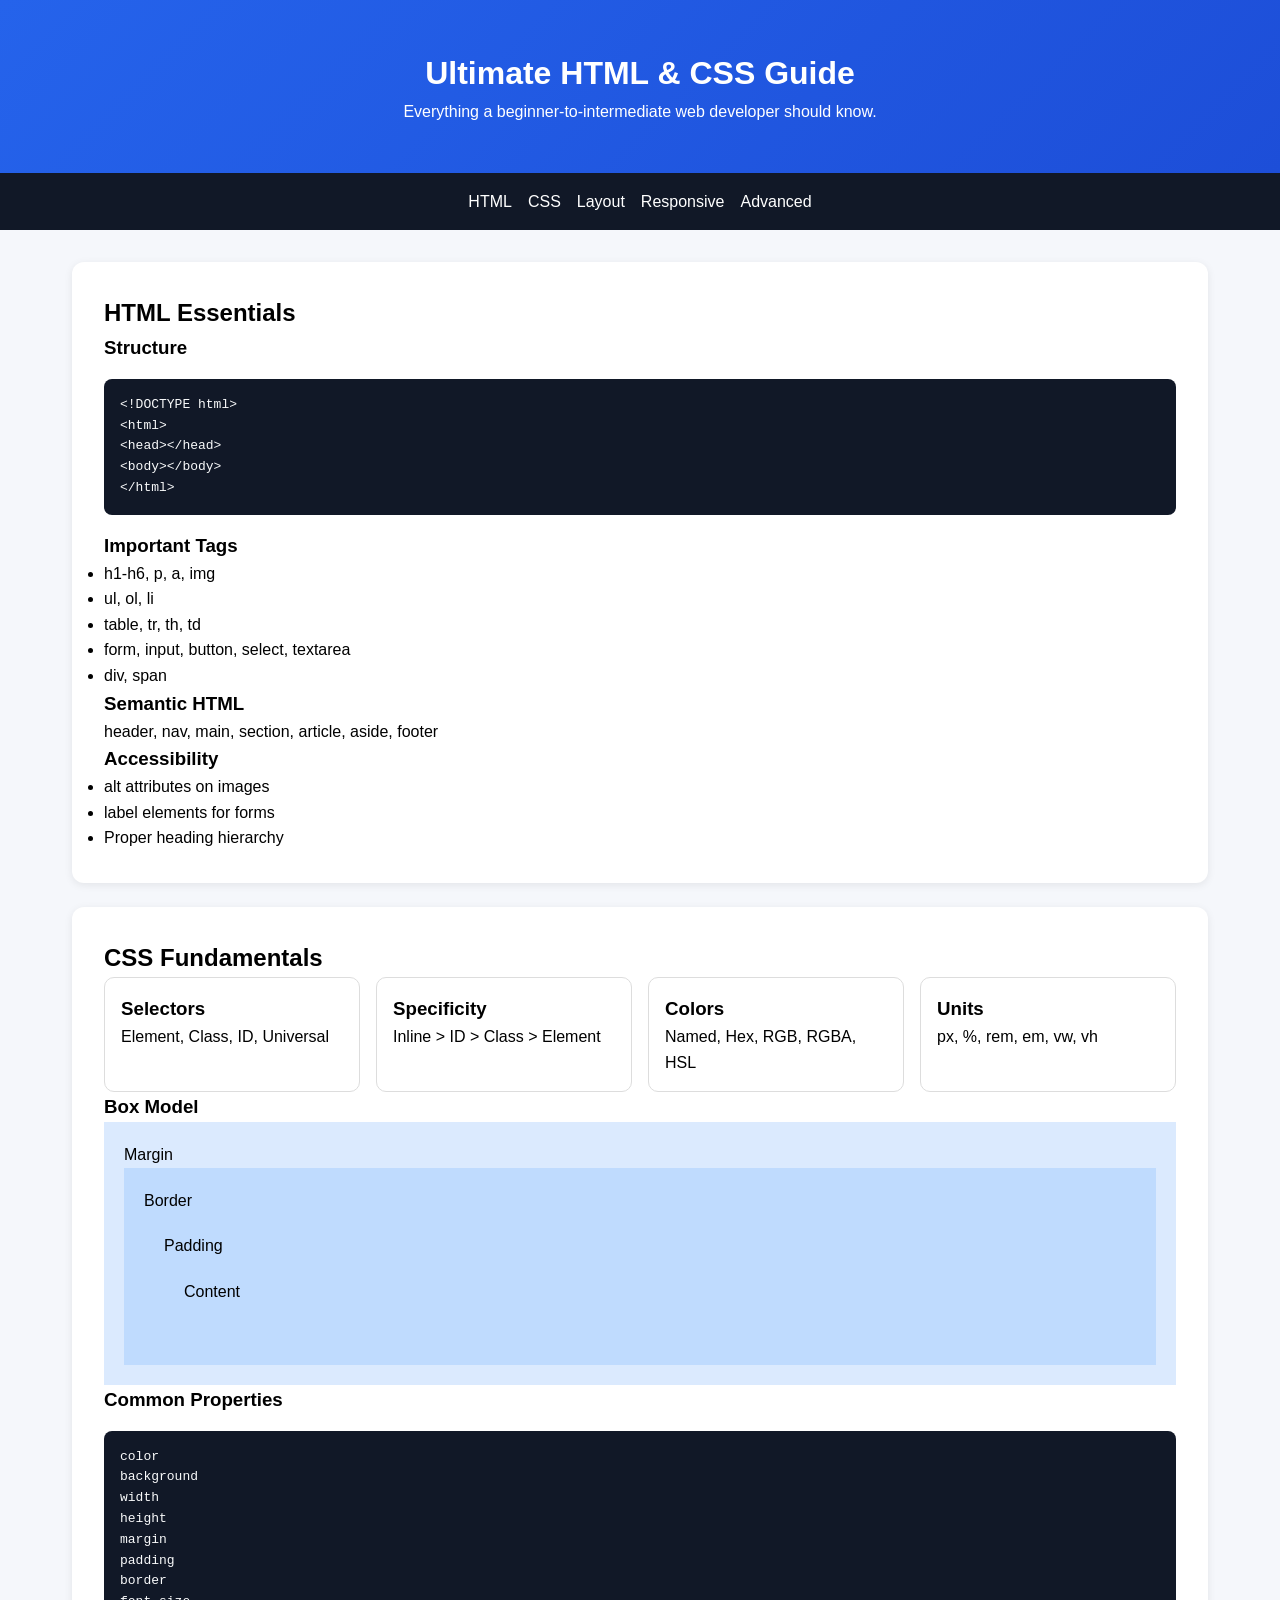
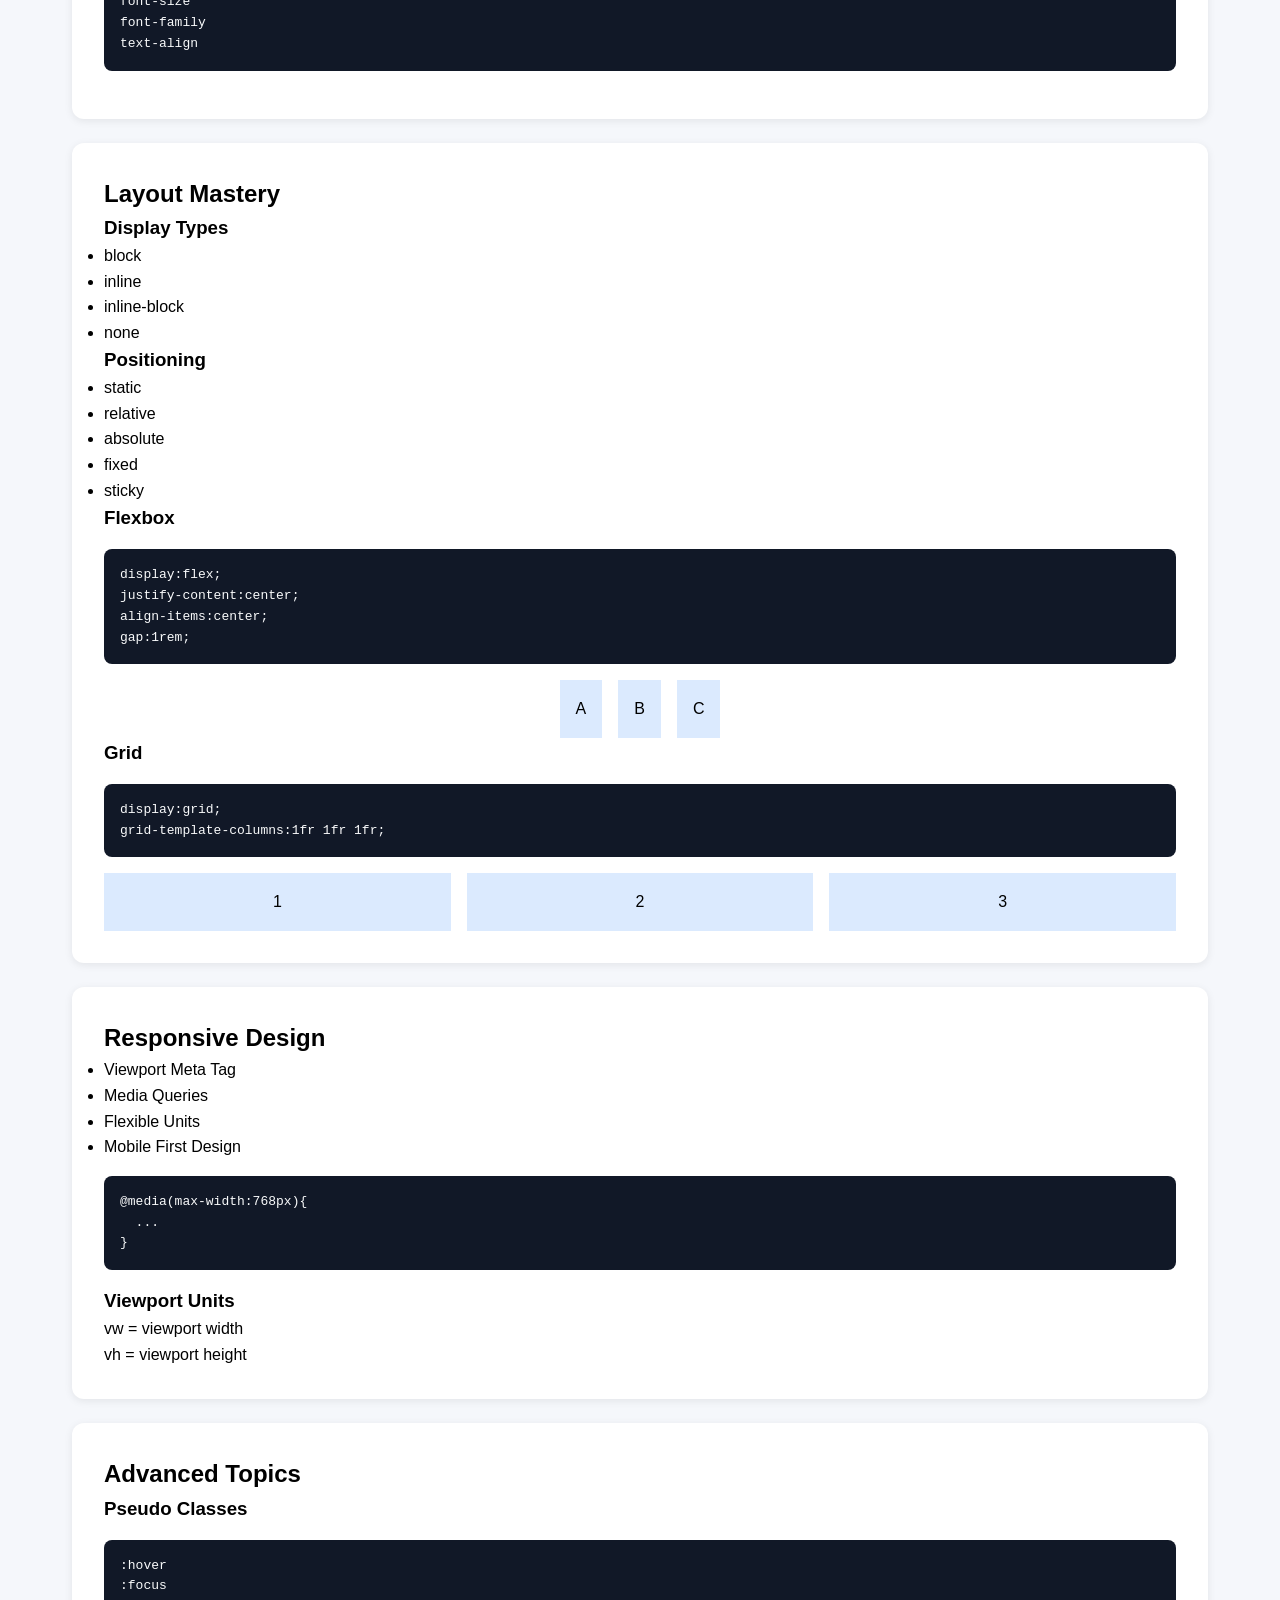
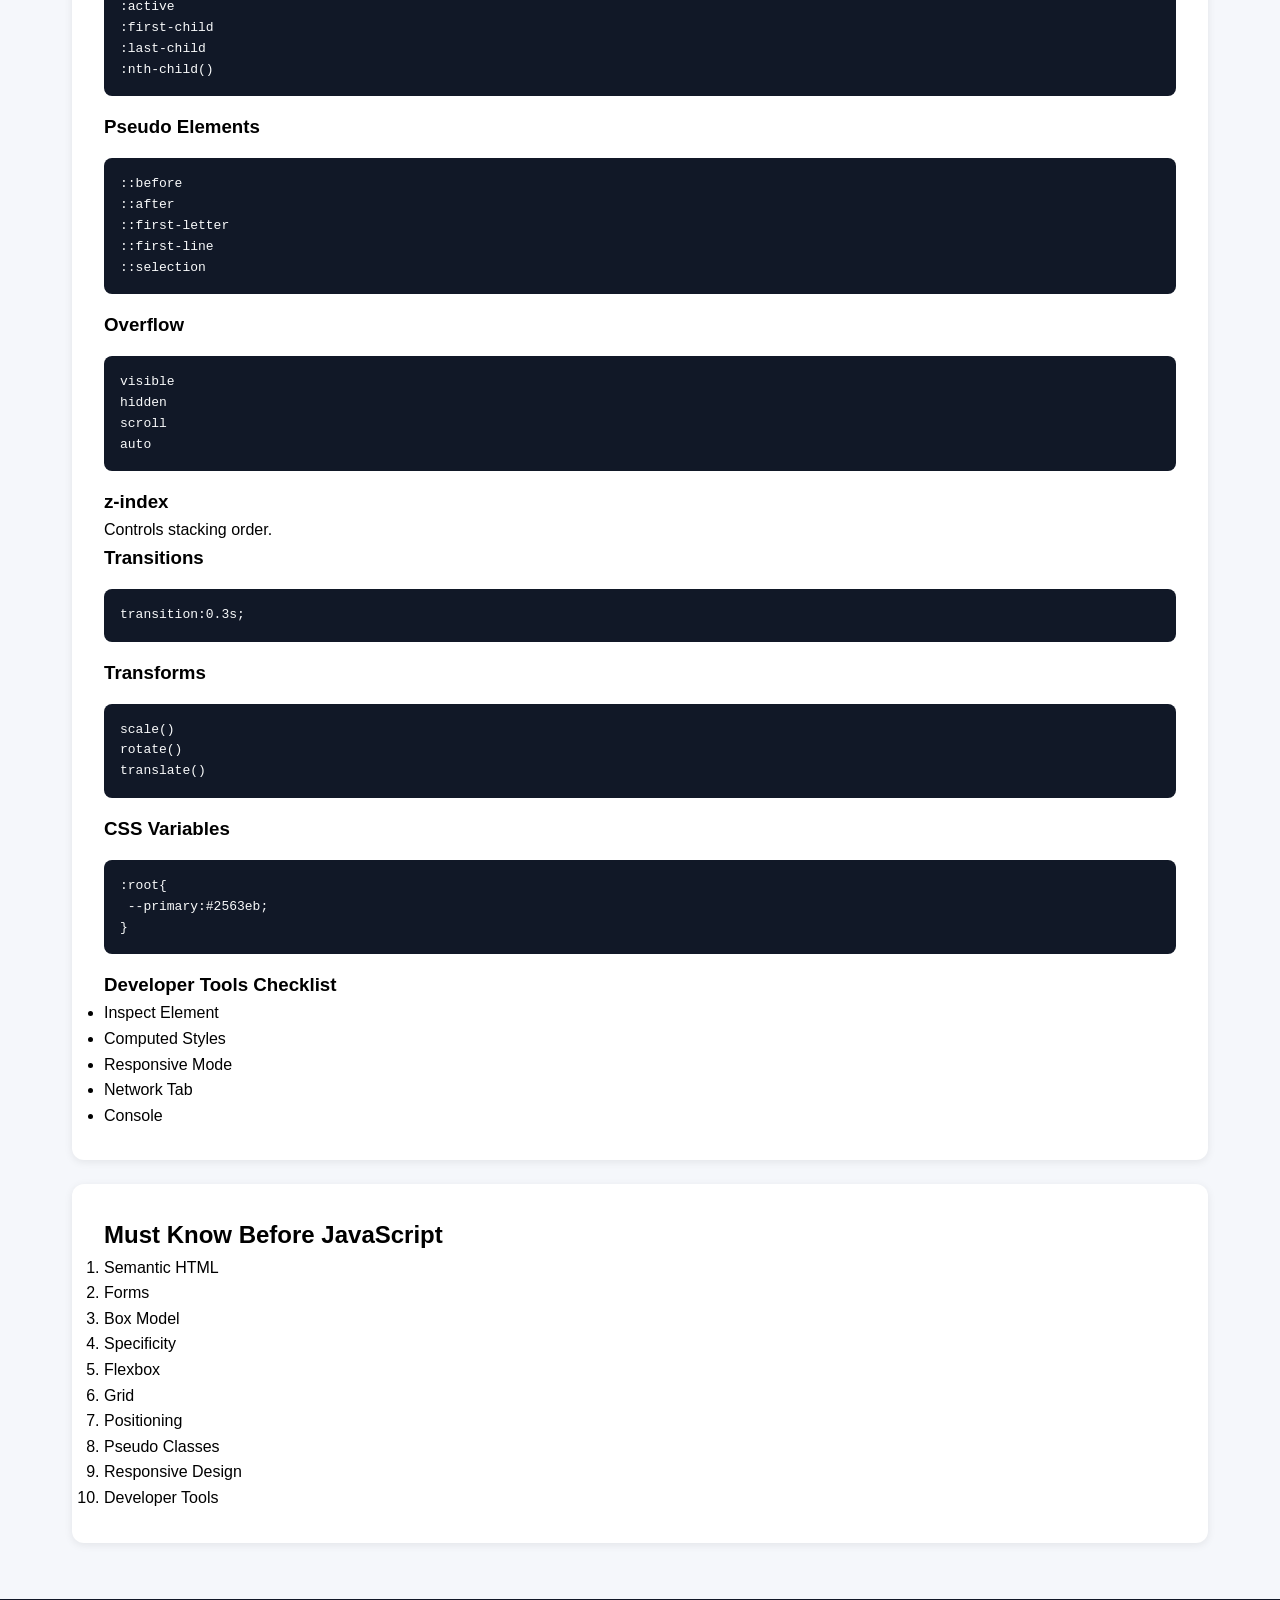
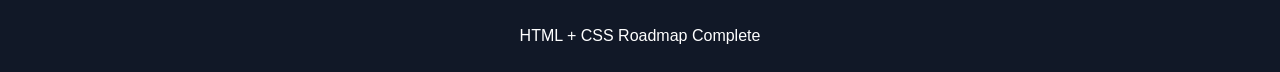
<file: index.html>
<!DOCTYPE html>
<html lang="en">
<head>
<meta charset="UTF-8">
<meta name="viewport" content="width=device-width, initial-scale=1.0">
<title>Ultimate HTML & CSS Guide</title>
<link rel="stylesheet" href="style.css">
</head>
<body>
<header class="hero">
<h1>Ultimate HTML & CSS Guide</h1>
<p>Everything a beginner-to-intermediate web developer should know.</p>
</header>

<nav>
<a href="#html">HTML</a>
<a href="#css">CSS</a>
<a href="#layout">Layout</a>
<a href="#responsive">Responsive</a>
<a href="#advanced">Advanced</a>
</nav>

<main>
<section id="html">
<h2>HTML Essentials</h2>
<h3>Structure</h3>
<pre>&lt;!DOCTYPE html&gt;
&lt;html&gt;
&lt;head&gt;&lt;/head&gt;
&lt;body&gt;&lt;/body&gt;
&lt;/html&gt;</pre>

<h3>Important Tags</h3>
<ul>
<li>h1-h6, p, a, img</li>
<li>ul, ol, li</li>
<li>table, tr, th, td</li>
<li>form, input, button, select, textarea</li>
<li>div, span</li>
</ul>

<h3>Semantic HTML</h3>
<p>header, nav, main, section, article, aside, footer</p>

<h3>Accessibility</h3>
<ul>
<li>alt attributes on images</li>
<li>label elements for forms</li>
<li>Proper heading hierarchy</li>
</ul>
</section>

<section id="css">
<h2>CSS Fundamentals</h2>

<div class="grid">
<div class="card">
<h3>Selectors</h3>
<p>Element, Class, ID, Universal</p>
</div>

<div class="card">
<h3>Specificity</h3>
<p>Inline > ID > Class > Element</p>
</div>

<div class="card">
<h3>Colors</h3>
<p>Named, Hex, RGB, RGBA, HSL</p>
</div>

<div class="card">
<h3>Units</h3>
<p>px, %, rem, em, vw, vh</p>
</div>
</div>

<h3>Box Model</h3>
<div class="box-model">
Margin
<div>
Border
<div>
Padding
<div>Content</div>
</div>
</div>
</div>

<h3>Common Properties</h3>
<pre>
color
background
width
height
margin
padding
border
font-size
font-family
text-align
</pre>
</section>

<section id="layout">
<h2>Layout Mastery</h2>

<h3>Display Types</h3>
<ul>
<li>block</li>
<li>inline</li>
<li>inline-block</li>
<li>none</li>
</ul>

<h3>Positioning</h3>
<ul>
<li>static</li>
<li>relative</li>
<li>absolute</li>
<li>fixed</li>
<li>sticky</li>
</ul>

<h3>Flexbox</h3>
<pre>
display:flex;
justify-content:center;
align-items:center;
gap:1rem;
</pre>

<div class="demo-flex">
<div>A</div>
<div>B</div>
<div>C</div>
</div>

<h3>Grid</h3>
<pre>
display:grid;
grid-template-columns:1fr 1fr 1fr;
</pre>

<div class="demo-grid">
<div>1</div>
<div>2</div>
<div>3</div>
</div>
</section>

<section id="responsive">
<h2>Responsive Design</h2>

<ul>
<li>Viewport Meta Tag</li>
<li>Media Queries</li>
<li>Flexible Units</li>
<li>Mobile First Design</li>
</ul>

<pre>
@media(max-width:768px){
  ...
}
</pre>

<h3>Viewport Units</h3>
<p>vw = viewport width</p>
<p>vh = viewport height</p>
</section>

<section id="advanced">
<h2>Advanced Topics</h2>

<h3>Pseudo Classes</h3>
<pre>
:hover
:focus
:active
:first-child
:last-child
:nth-child()
</pre>

<h3>Pseudo Elements</h3>
<pre>
::before
::after
::first-letter
::first-line
::selection
</pre>

<h3>Overflow</h3>
<pre>
visible
hidden
scroll
auto
</pre>

<h3>z-index</h3>
<p>Controls stacking order.</p>

<h3>Transitions</h3>
<pre>
transition:0.3s;
</pre>

<h3>Transforms</h3>
<pre>
scale()
rotate()
translate()
</pre>

<h3>CSS Variables</h3>
<pre>
:root{
 --primary:#2563eb;
}
</pre>

<h3>Developer Tools Checklist</h3>
<ul>
<li>Inspect Element</li>
<li>Computed Styles</li>
<li>Responsive Mode</li>
<li>Network Tab</li>
<li>Console</li>
</ul>
</section>

<section>
<h2>Must Know Before JavaScript</h2>
<ol>
<li>Semantic HTML</li>
<li>Forms</li>
<li>Box Model</li>
<li>Specificity</li>
<li>Flexbox</li>
<li>Grid</li>
<li>Positioning</li>
<li>Pseudo Classes</li>
<li>Responsive Design</li>
<li>Developer Tools</li>
</ol>
</section>
</main>

<footer>
<p>HTML + CSS Roadmap Complete</p>
</footer>
</body>
</html>
</file>
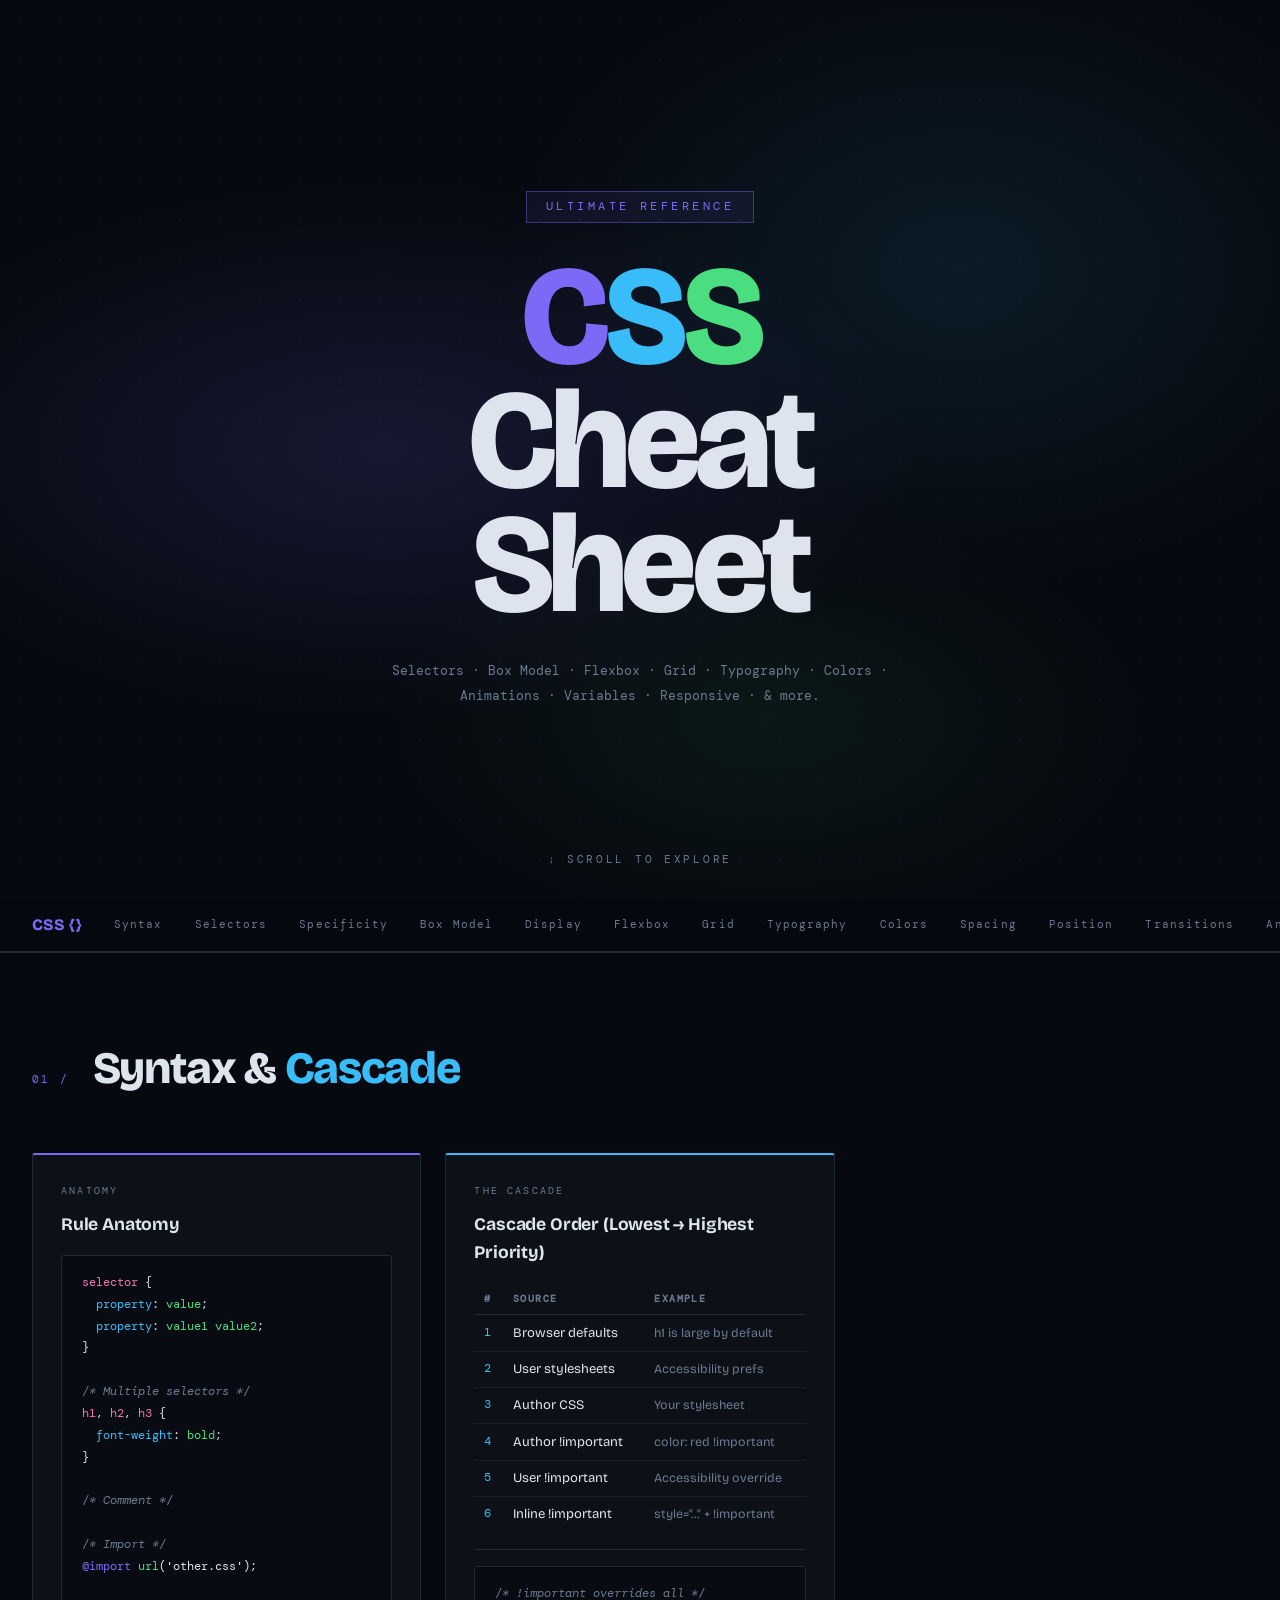
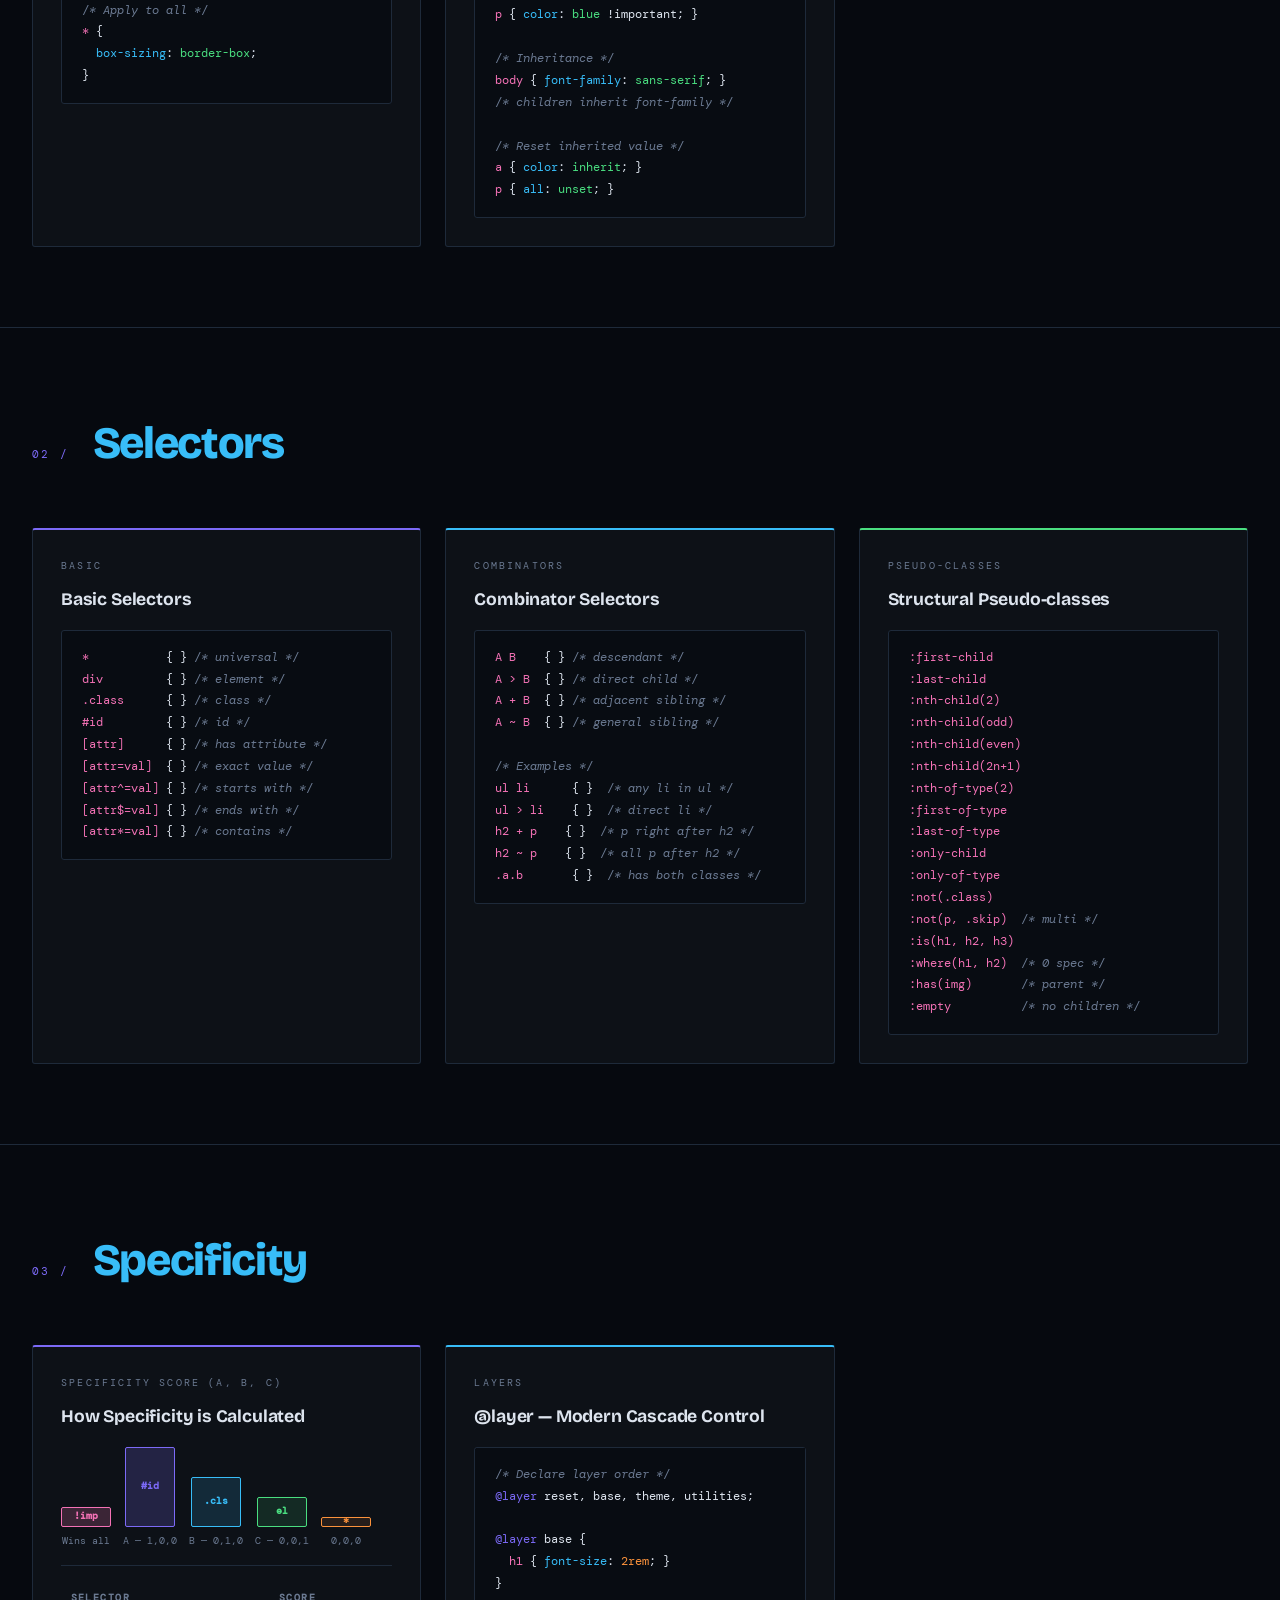
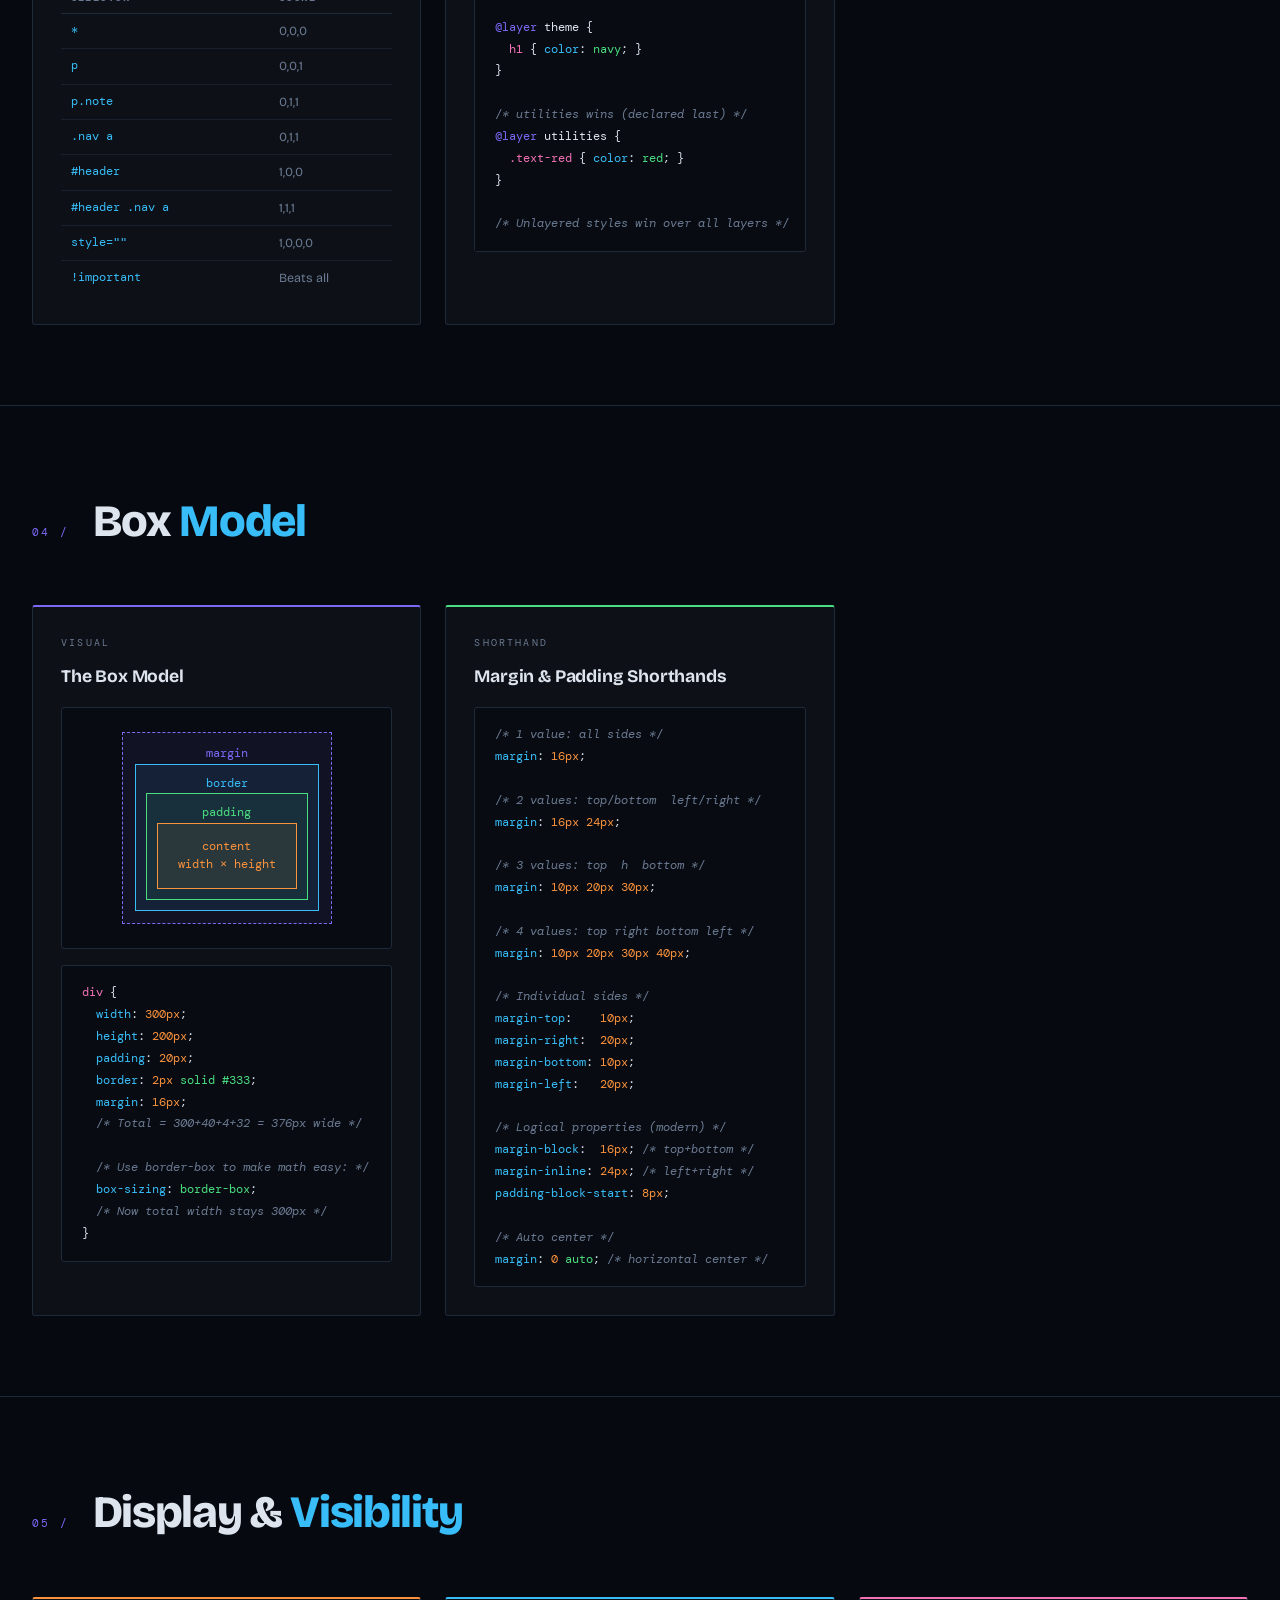
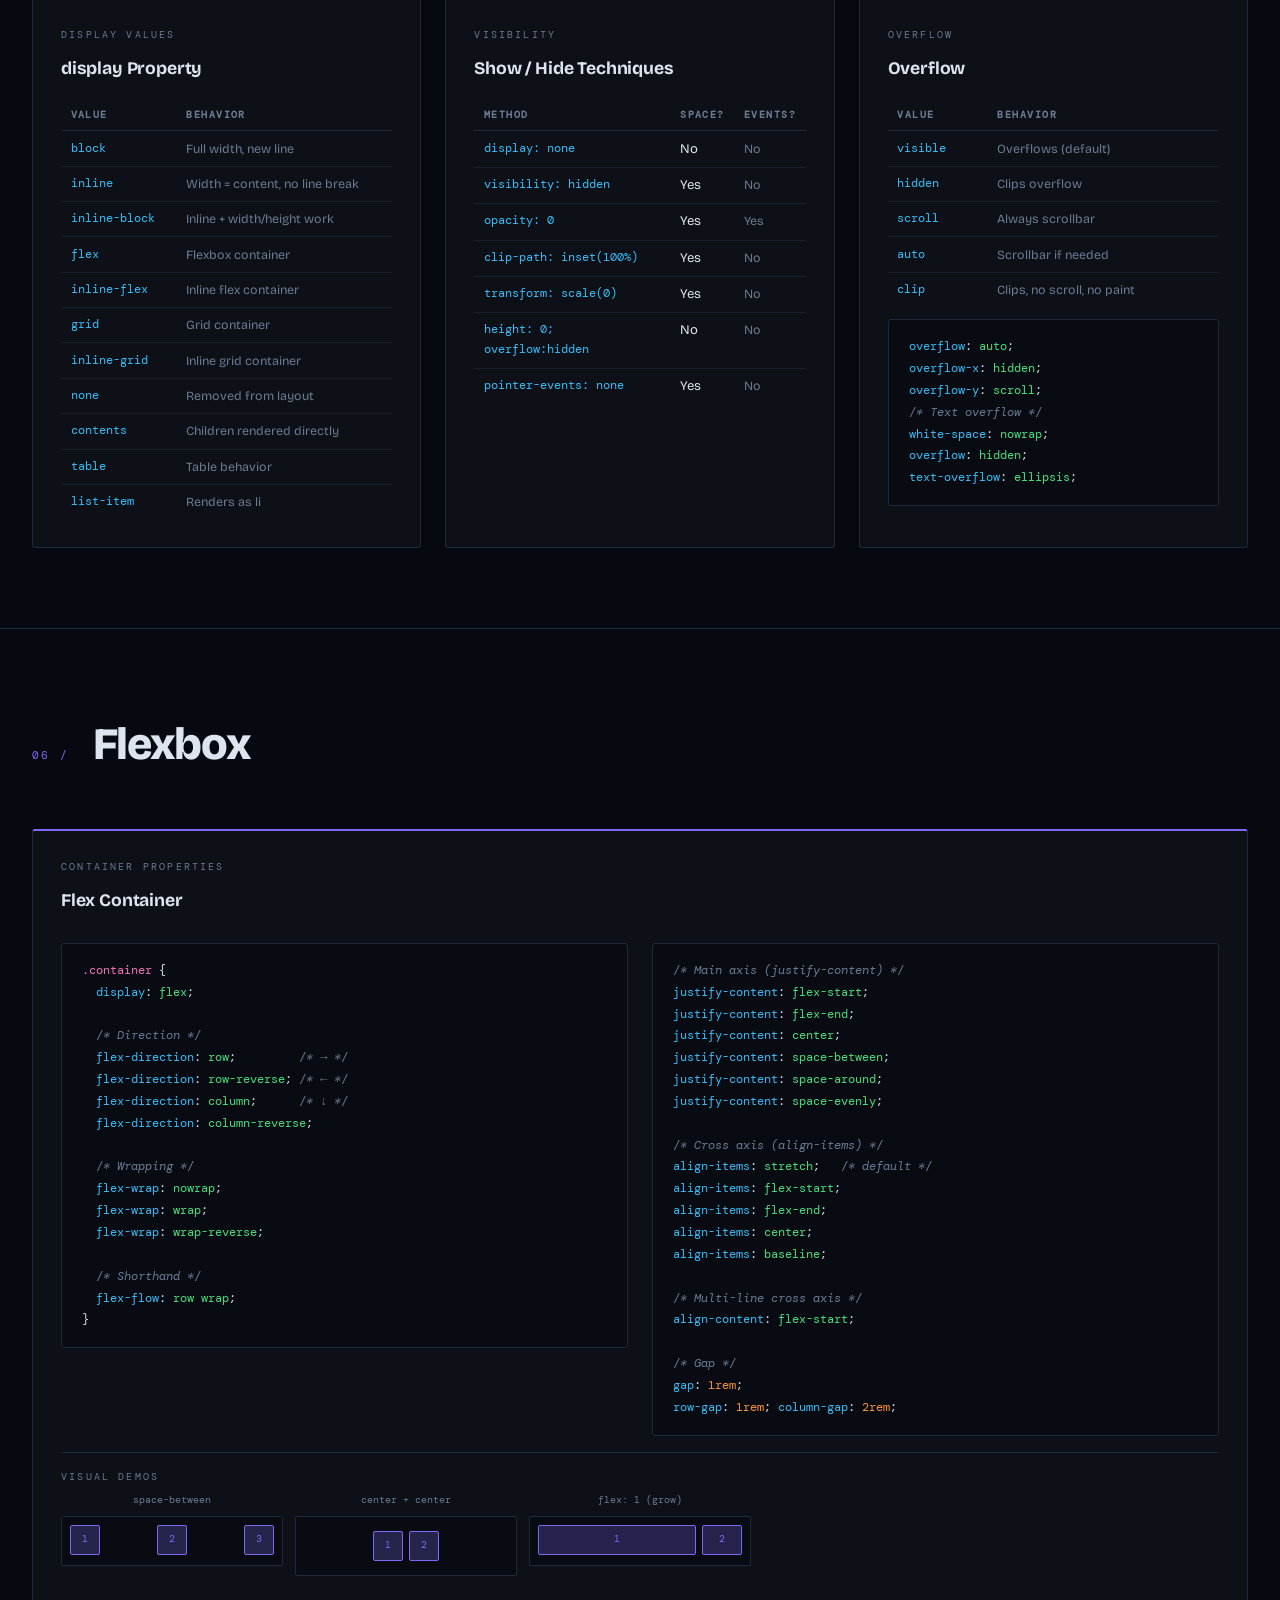
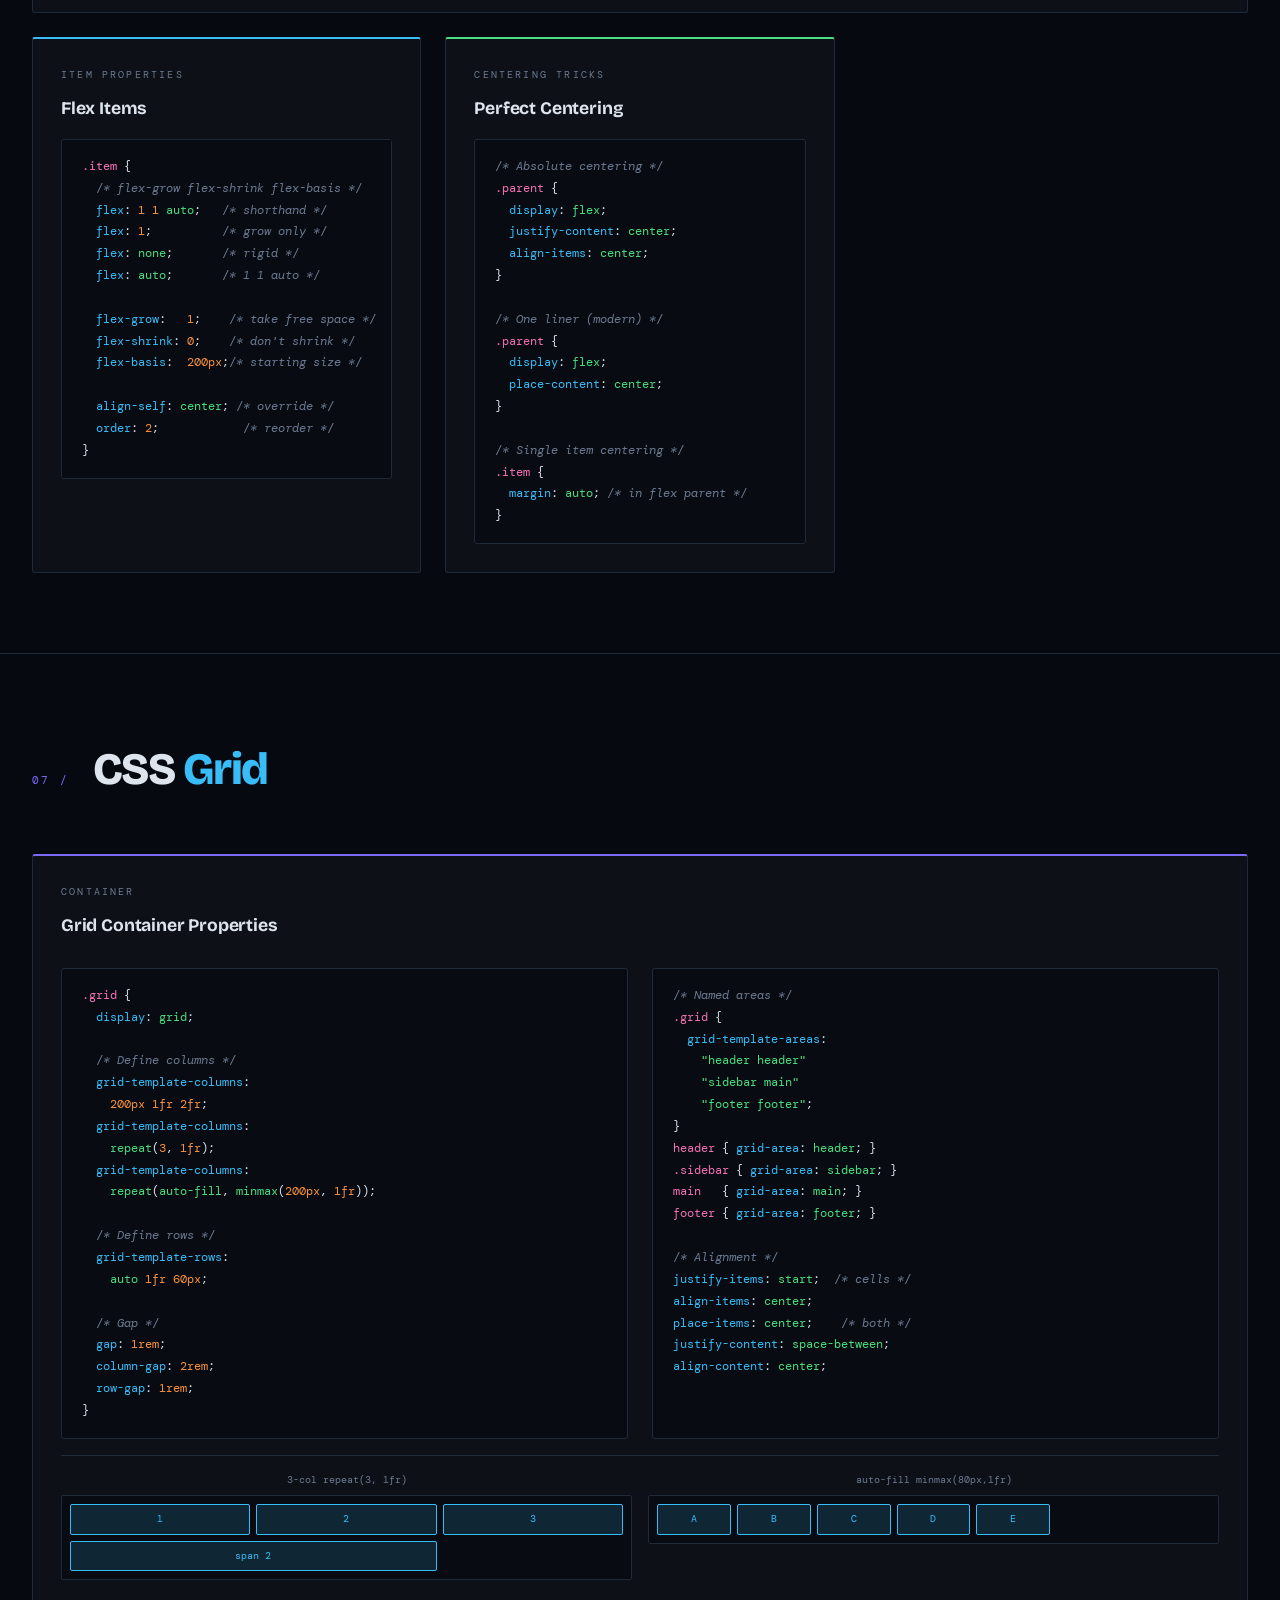
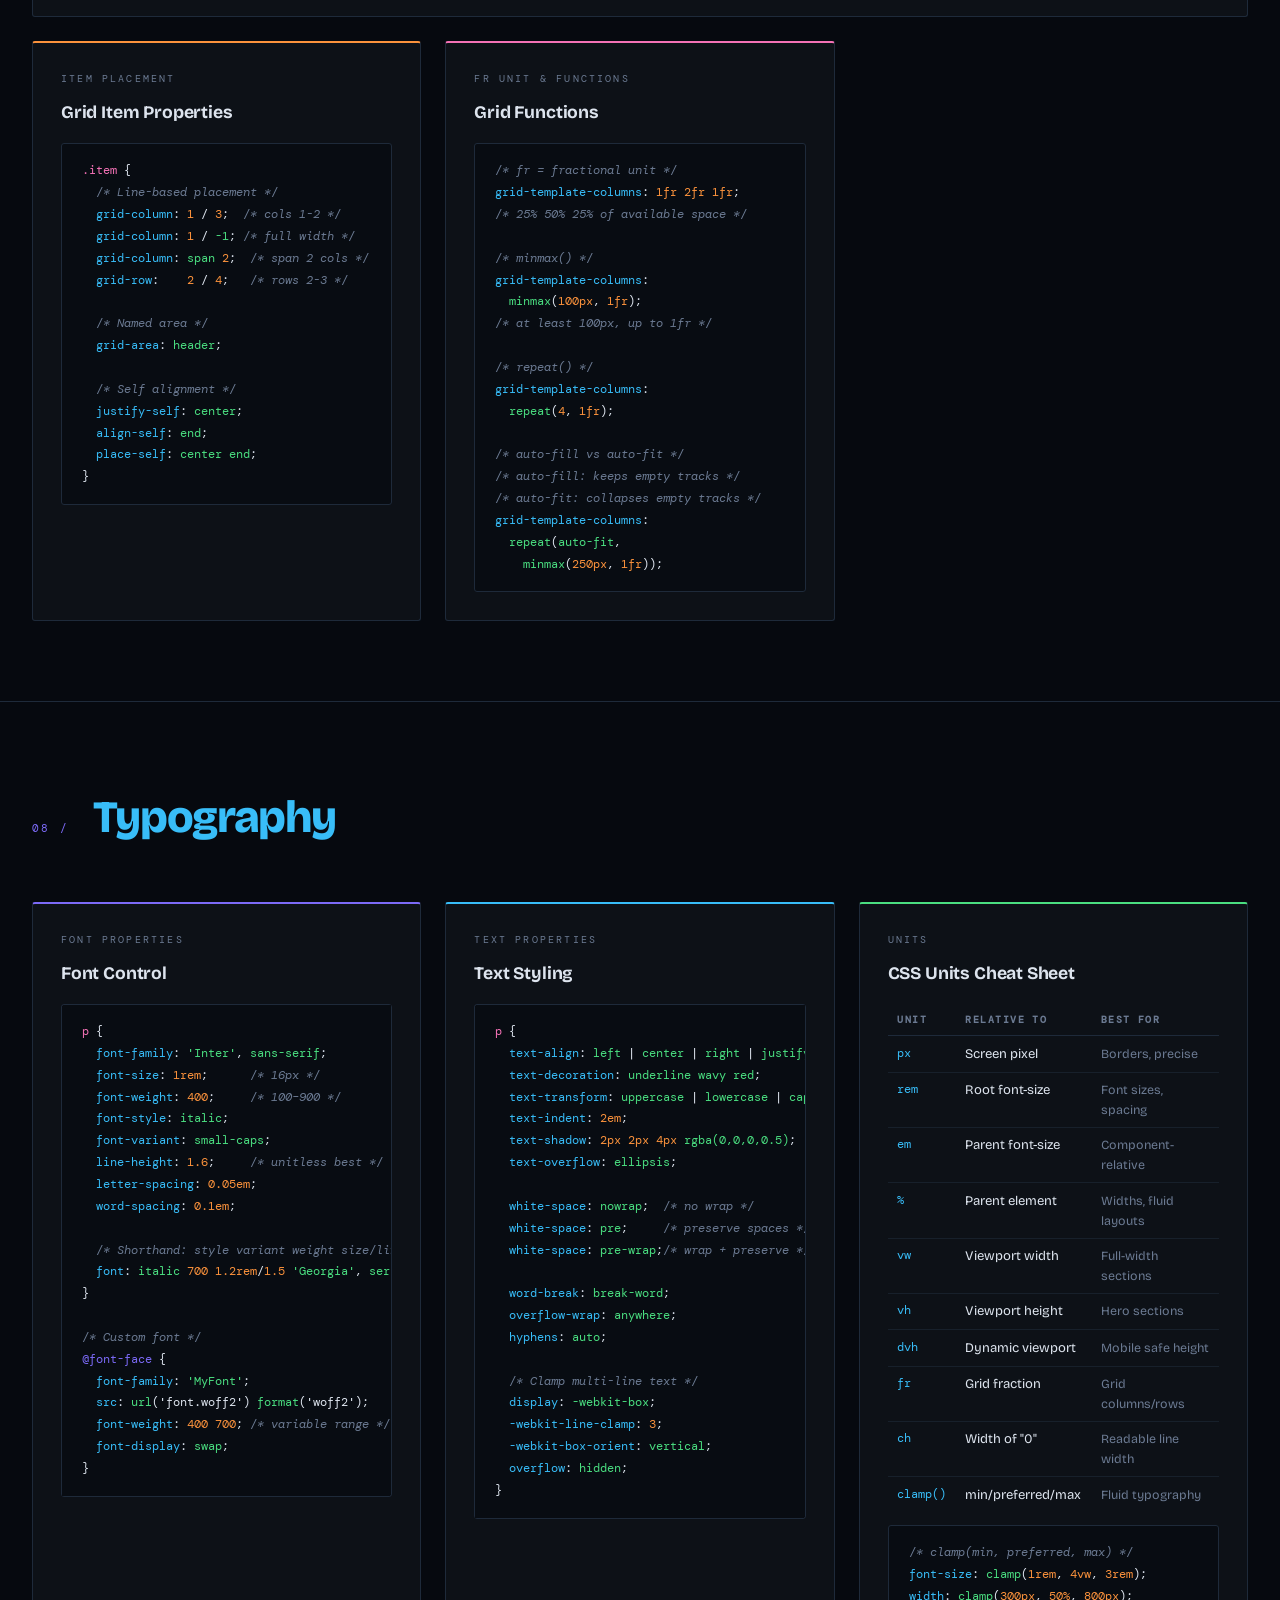
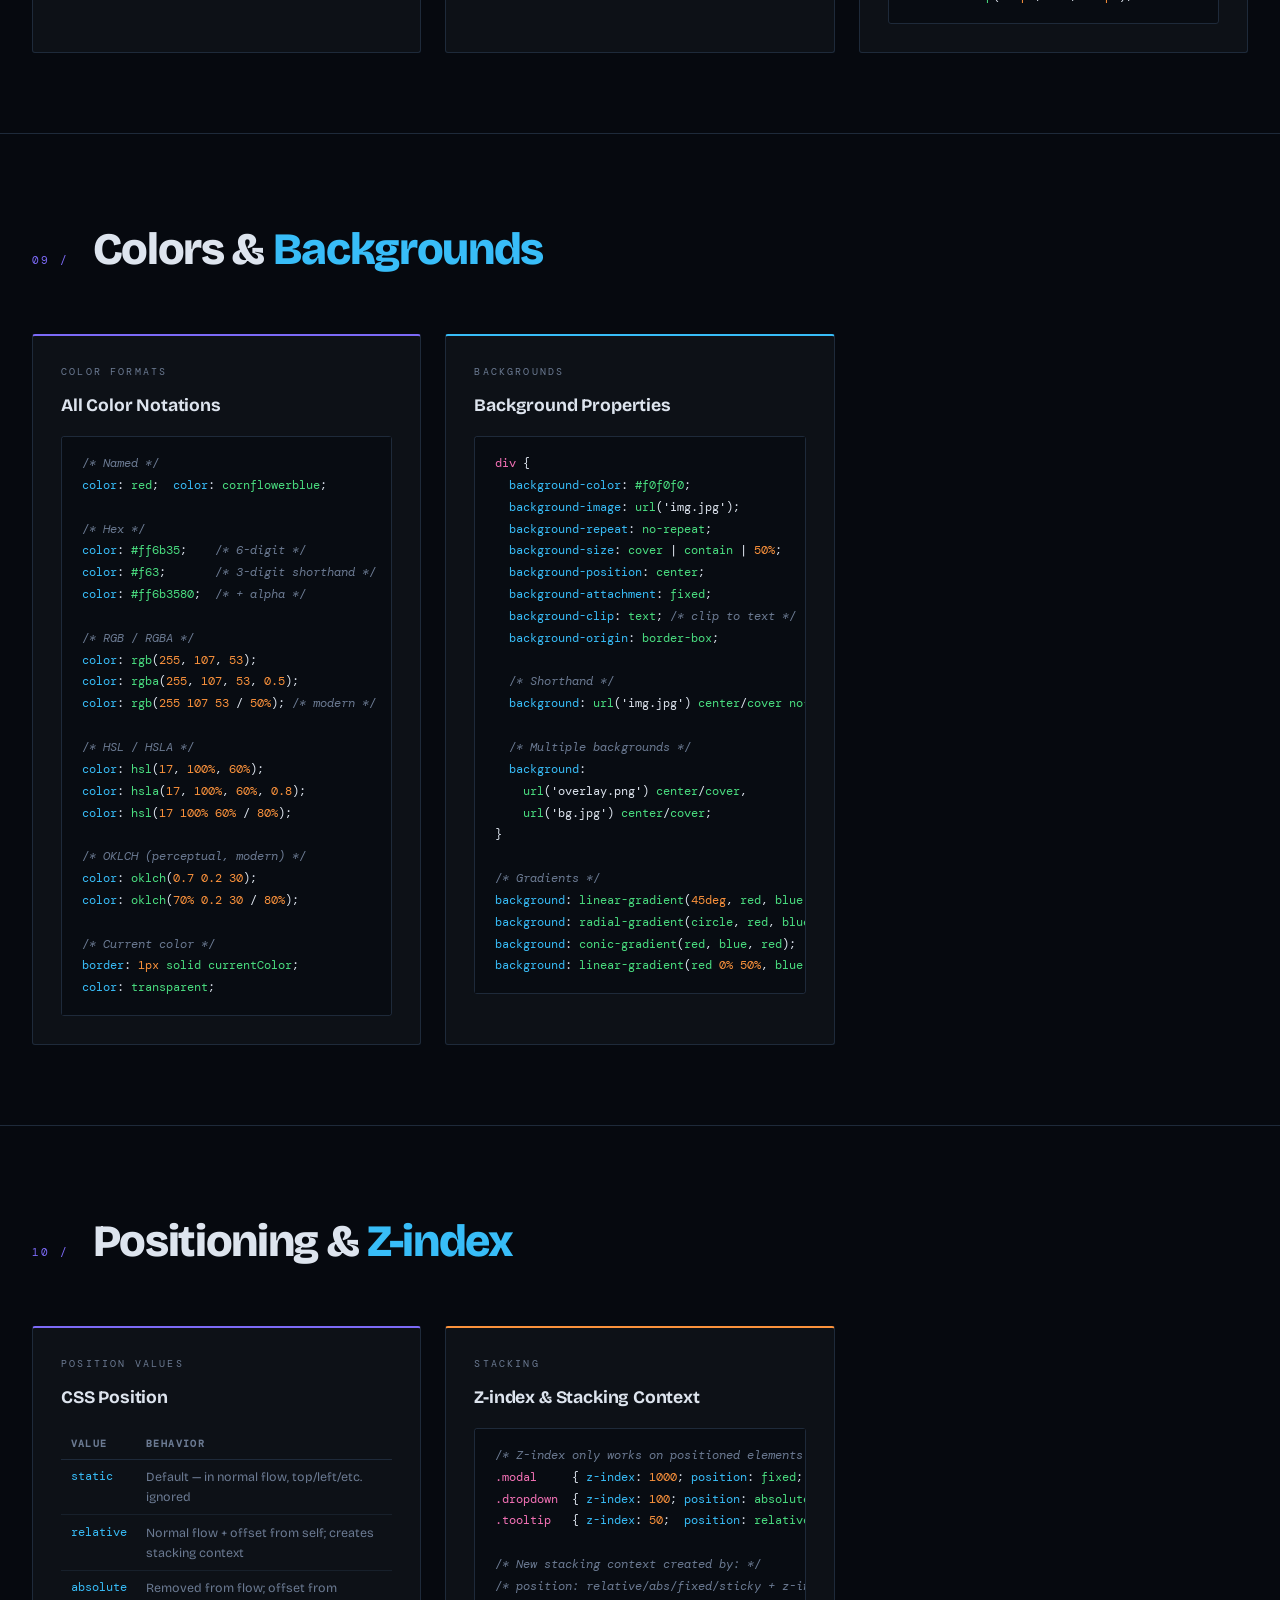
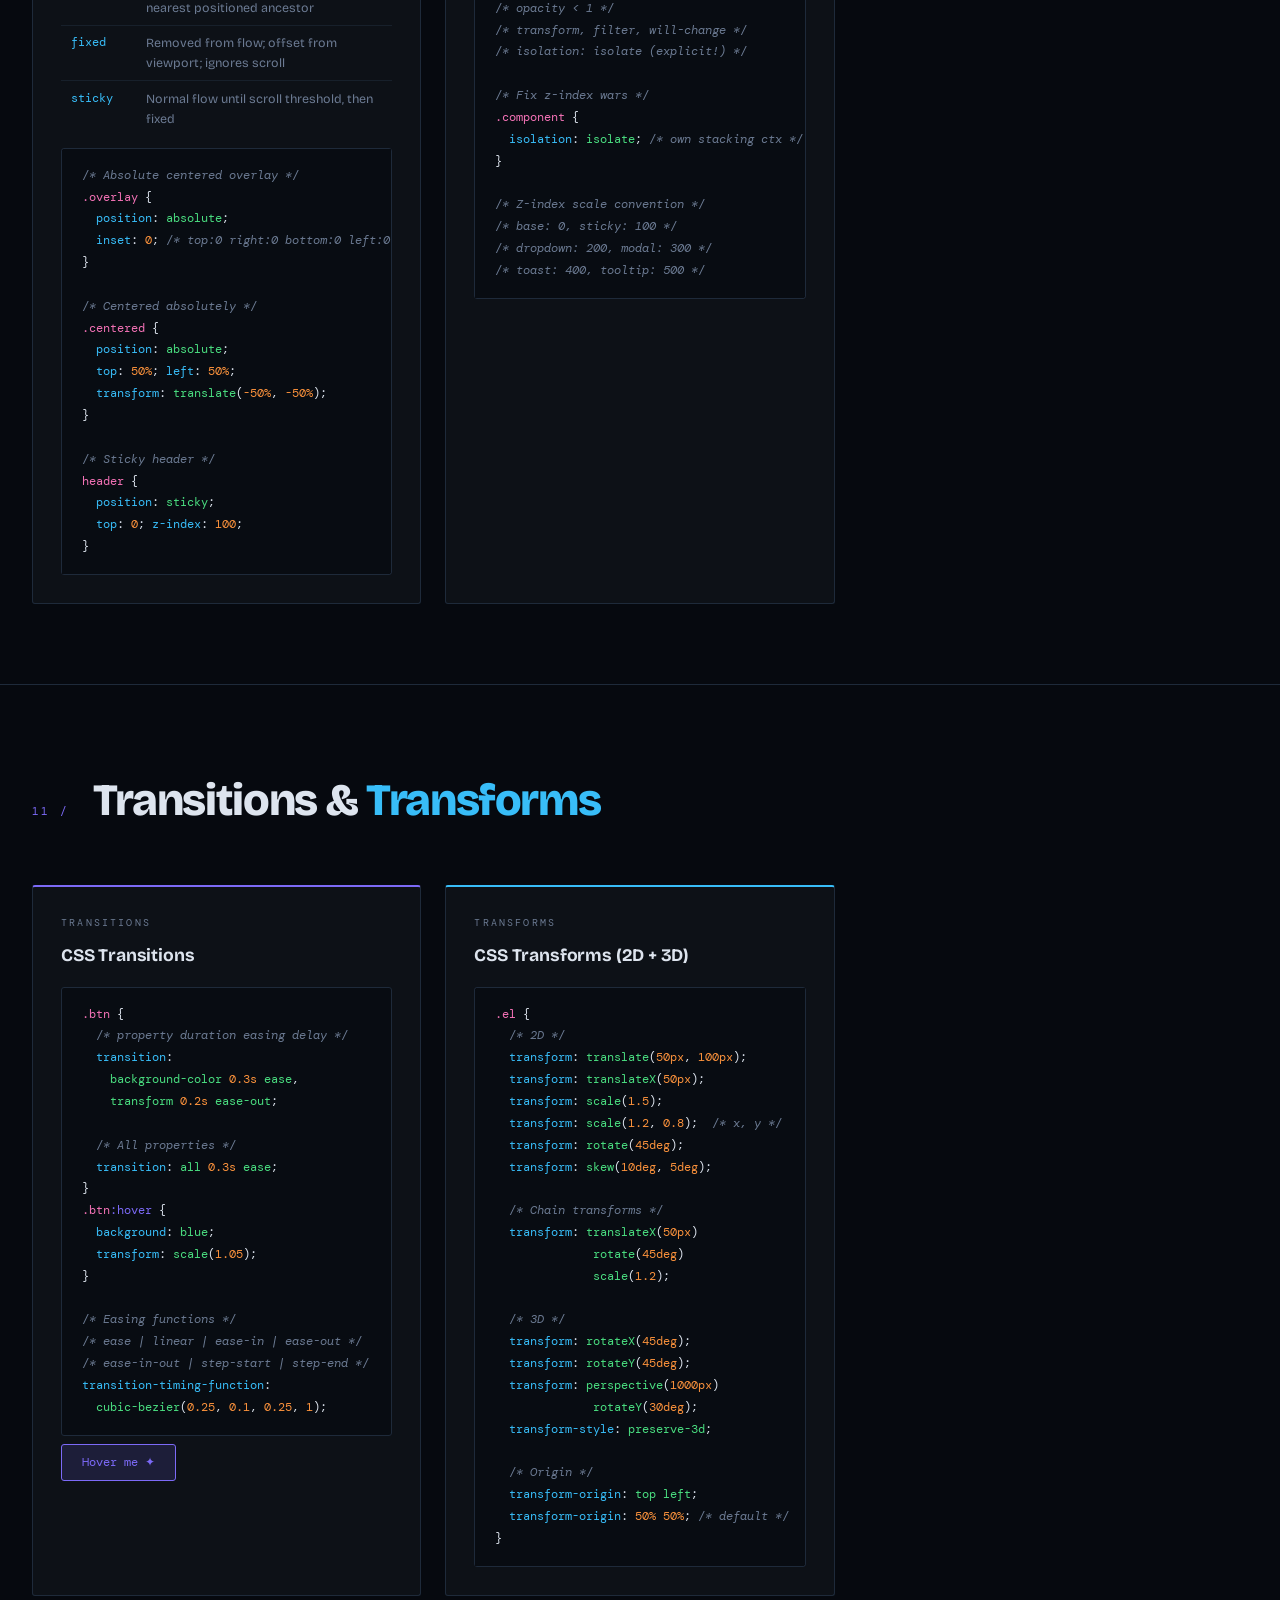
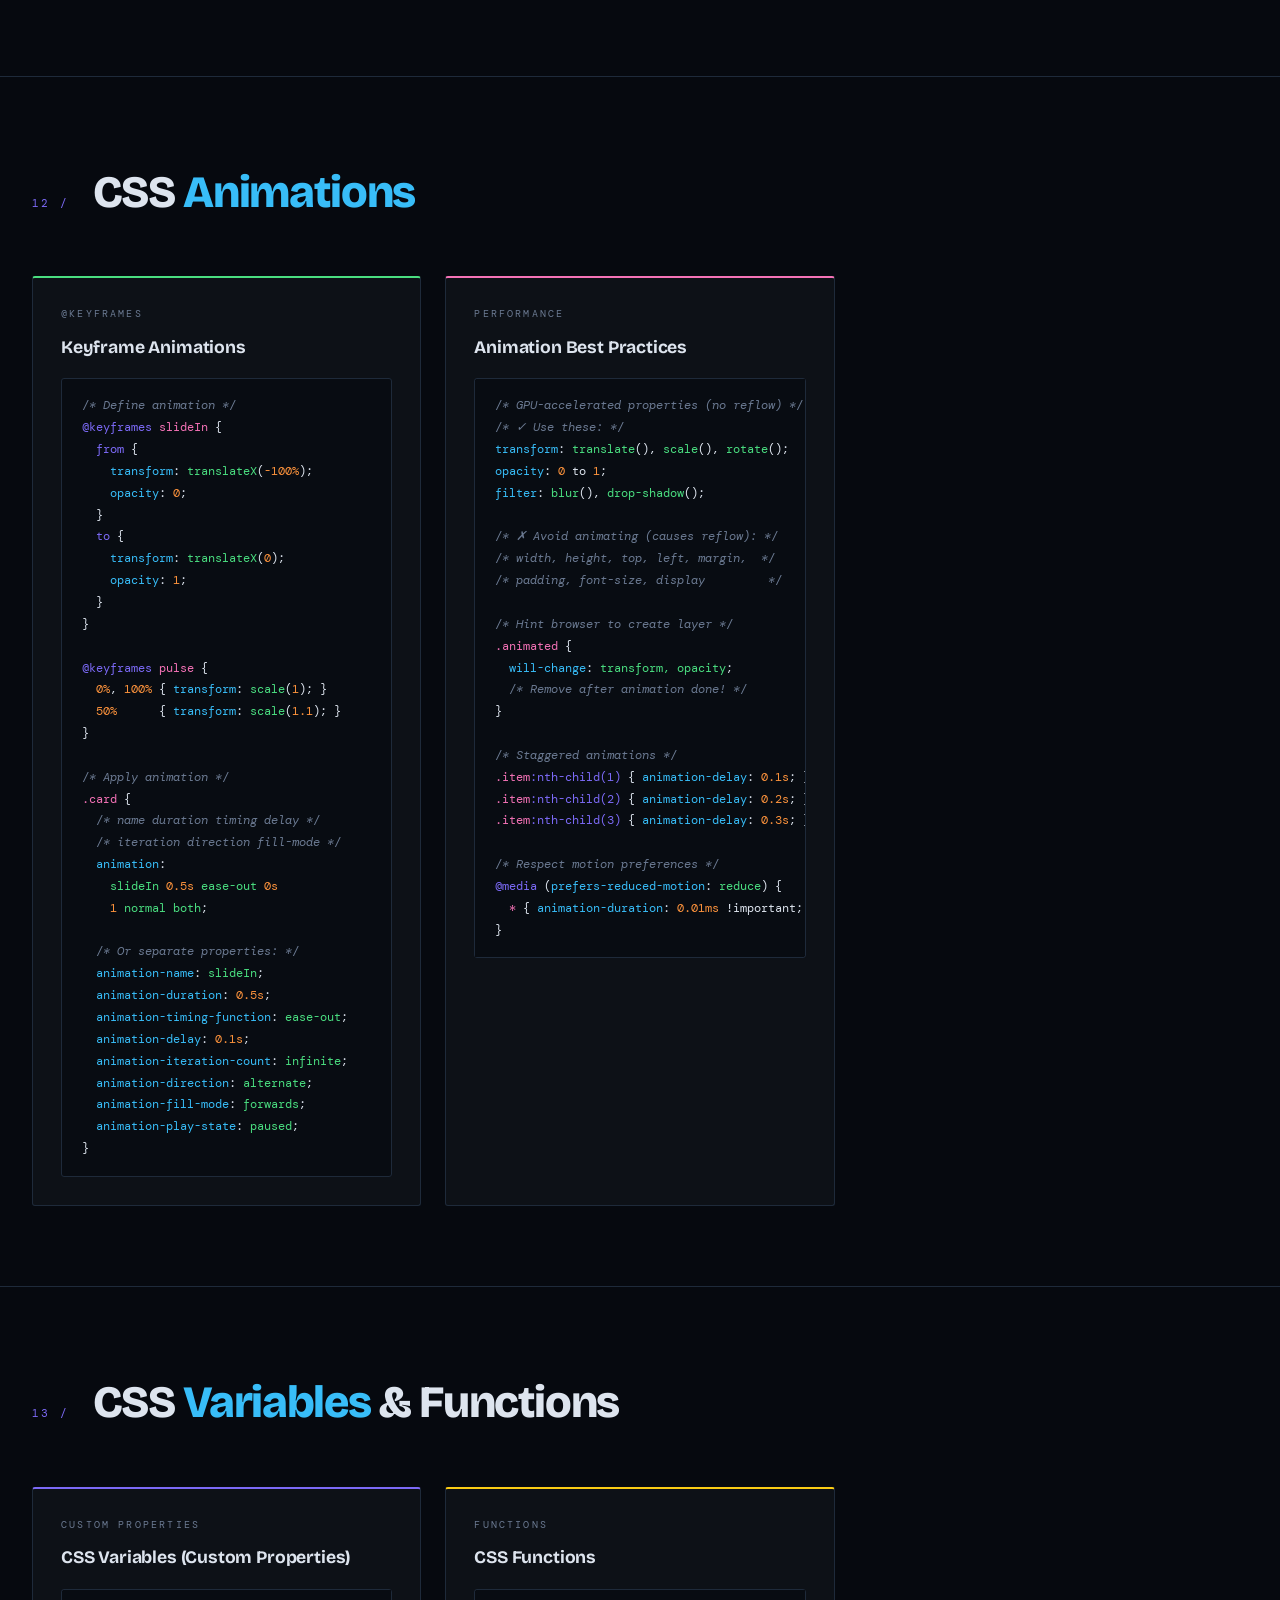
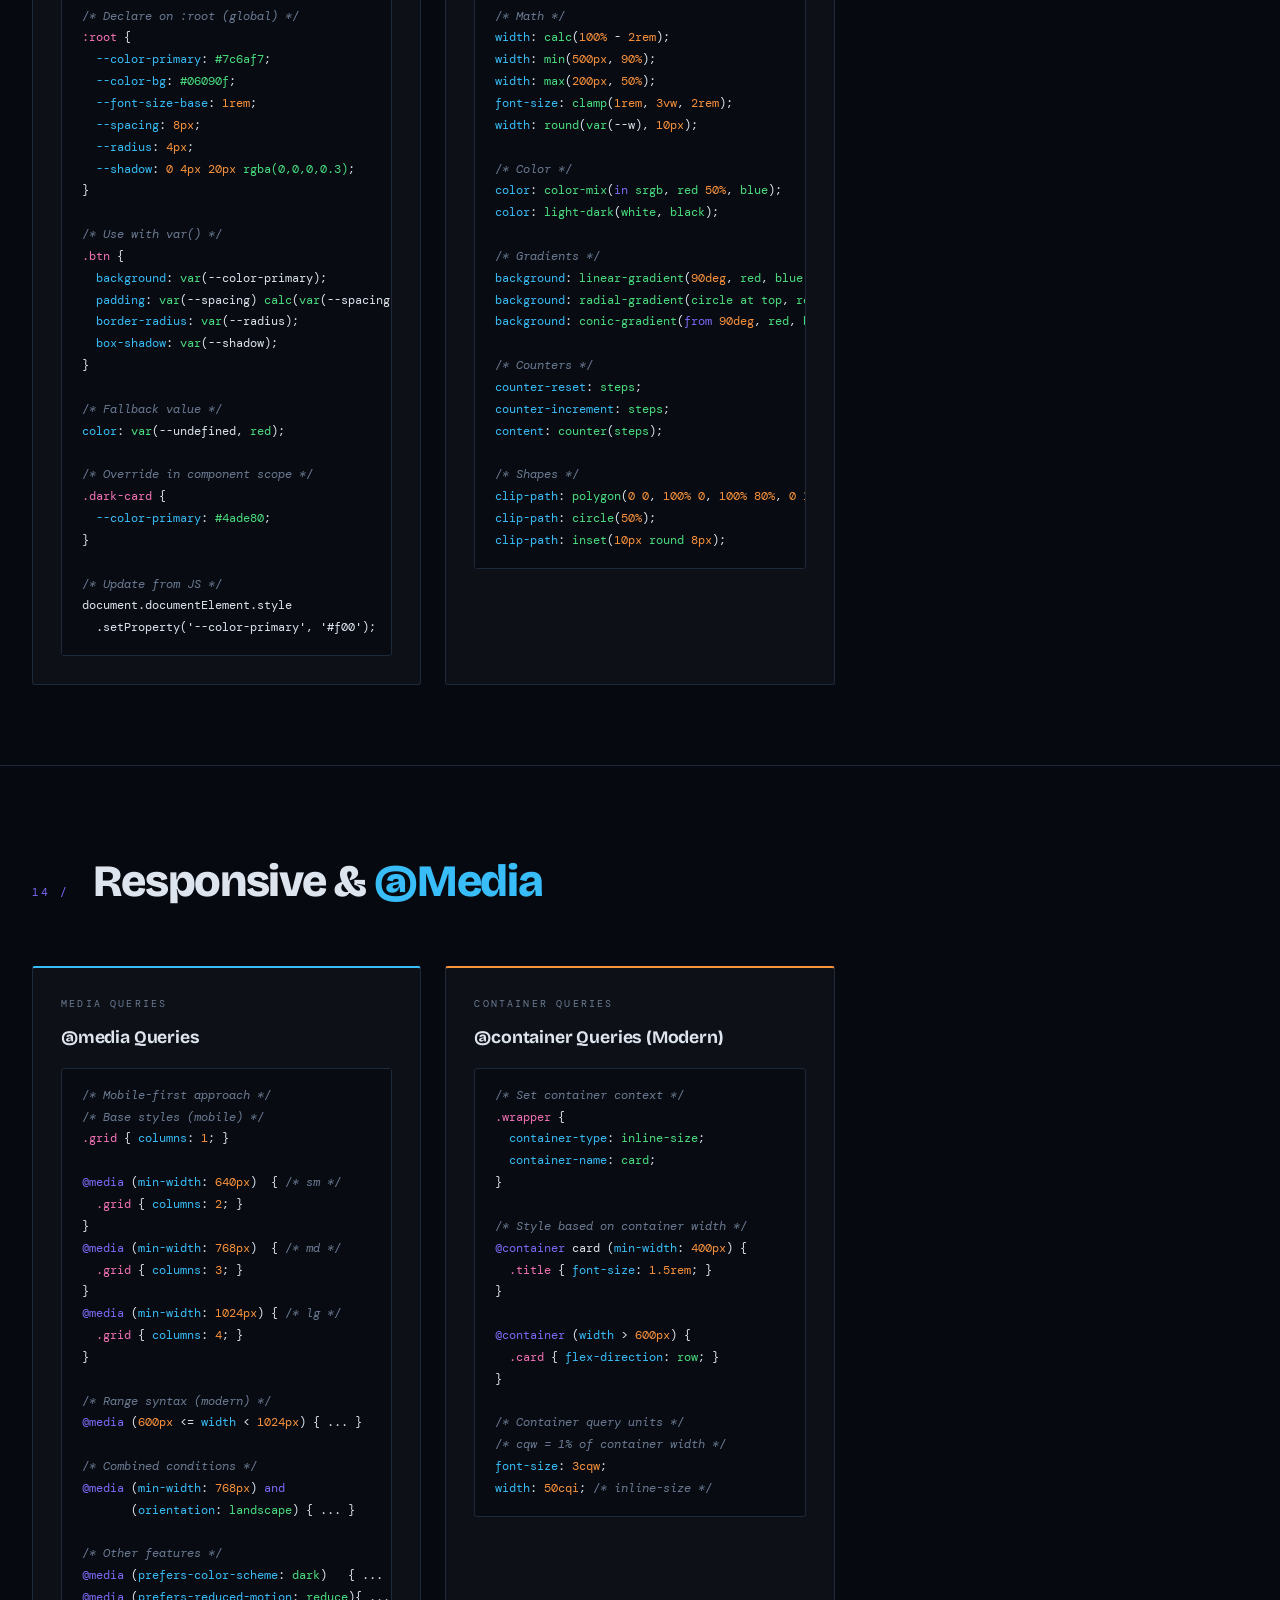
<file: css-cheatsheet.html>
<!DOCTYPE html>
<html lang="en">
<head>
<meta charset="UTF-8">
<meta name="viewport" content="width=device-width, initial-scale=1.0">
<title>CSS Ultimate Cheat Sheet</title>
<link href="https://fonts.googleapis.com/css2?family=DM+Mono:ital,wght@0,300;0,400;0,500;1,400&family=Clash+Display:wght@400;500;600;700&family=Bricolage+Grotesque:wght@400;500;700;800&display=swap" rel="stylesheet">
<style>
  :root {
    --bg: #06090f;
    --surface: #0d1117;
    --surface2: #151c27;
    --border: #1e2a3a;
    --accent: #7c6af7;
    --accent2: #38bdf8;
    --accent3: #4ade80;
    --accent4: #fb923c;
    --accent5: #f472b6;
    --accent6: #facc15;
    --text: #dde4ee;
    --muted: #6b7a92;
    --code-bg: #080c12;
  }
  *, *::before, *::after { box-sizing: border-box; margin: 0; padding: 0; }
  html { scroll-behavior: smooth; }
  body {
    background: var(--bg);
    color: var(--text);
    font-family: 'Bricolage Grotesque', sans-serif;
    line-height: 1.6;
    overflow-x: hidden;
  }

  /* HERO */
  .hero {
    min-height: 100vh;
    display: flex;
    flex-direction: column;
    justify-content: center;
    align-items: center;
    text-align: center;
    position: relative;
    padding: 4rem 2rem;
    overflow: hidden;
  }
  .hero-bg {
    position: absolute; inset: 0;
    background:
      radial-gradient(ellipse 70% 50% at 30% 50%, rgba(124,106,247,0.15) 0%, transparent 60%),
      radial-gradient(ellipse 60% 60% at 75% 30%, rgba(56,189,248,0.1) 0%, transparent 60%),
      radial-gradient(ellipse 50% 40% at 60% 80%, rgba(74,222,128,0.07) 0%, transparent 60%),
      var(--bg);
  }
  .hero-bg::after {
    content: '';
    position: absolute; inset: 0;
    background-image: radial-gradient(circle, rgba(124,106,247,0.08) 1px, transparent 1px);
    background-size: 40px 40px;
  }
  .hero-content { position: relative; z-index: 1; }
  .hero-tag {
    font-family: 'DM Mono', monospace;
    font-size: 0.72rem;
    letter-spacing: 0.3em;
    color: var(--accent);
    text-transform: uppercase;
    margin-bottom: 2rem;
    border: 1px solid rgba(124,106,247,0.4);
    padding: 0.35rem 1.2rem;
    display: inline-block;
    background: rgba(124,106,247,0.08);
  }
  .hero h1 {
    font-size: clamp(4rem, 11vw, 9rem);
    font-weight: 800;
    line-height: 0.88;
    letter-spacing: -0.04em;
    margin-bottom: 2rem;
  }
  .hero h1 .c1 { color: var(--accent); }
  .hero h1 .c2 { color: var(--accent2); }
  .hero h1 .c3 { color: var(--accent3); }
  .hero-sub {
    font-family: 'DM Mono', monospace;
    font-size: 0.82rem;
    color: var(--muted);
    line-height: 1.9;
    max-width: 520px;
  }
  .scroll-hint {
    position: absolute; bottom: 2rem;
    font-family: 'DM Mono', monospace;
    font-size: 0.68rem;
    color: var(--muted);
    letter-spacing: 0.25em;
    animation: bob 2s ease-in-out infinite;
  }
  @keyframes bob { 0%,100%{transform:translateY(0)} 50%{transform:translateY(7px)} }

  /* NAV */
  .nav {
    position: sticky; top: 0; z-index: 100;
    background: rgba(6,9,15,0.94);
    backdrop-filter: blur(14px);
    border-bottom: 1px solid var(--border);
    padding: 0.8rem 2rem;
    display: flex;
    align-items: center;
    gap: 2rem;
    overflow-x: auto;
  }
  .nav-brand { font-weight: 800; font-size: 1rem; color: var(--accent); white-space: nowrap; }
  .nav a {
    font-family: 'DM Mono', monospace;
    font-size: 0.68rem;
    color: var(--muted);
    text-decoration: none;
    white-space: nowrap;
    letter-spacing: 0.1em;
    transition: color 0.2s;
  }
  .nav a:hover { color: var(--accent2); }

  /* LAYOUT */
  .container { max-width: 1420px; margin: 0 auto; padding: 0 2rem; }
  .section { padding: 5rem 0; border-top: 1px solid var(--border); }
  .section-header { display: flex; align-items: baseline; gap: 1.5rem; margin-bottom: 3rem; }
  .section-num { font-family: 'DM Mono', monospace; font-size: 0.68rem; color: var(--accent); letter-spacing: 0.2em; }
  .section-title { font-size: clamp(1.8rem, 4vw, 2.8rem); font-weight: 800; letter-spacing: -0.03em; }
  .section-title span { color: var(--accent2); }

  .grid { display: grid; gap: 1.5rem; }
  .grid-2 { grid-template-columns: repeat(auto-fill, minmax(360px, 1fr)); }
  .grid-3 { grid-template-columns: repeat(auto-fill, minmax(290px, 1fr)); }

  /* CARDS */
  .card {
    background: var(--surface);
    border: 1px solid var(--border);
    border-radius: 3px;
    padding: 1.75rem;
    transition: border-color 0.2s, box-shadow 0.2s;
  }
  .card:hover { border-color: var(--accent); box-shadow: 0 0 0 1px rgba(124,106,247,0.15), 0 8px 30px rgba(0,0,0,0.4); }
  .ca  { border-top: 2px solid var(--accent); }
  .ca2 { border-top: 2px solid var(--accent2); }
  .ca3 { border-top: 2px solid var(--accent3); }
  .ca4 { border-top: 2px solid var(--accent4); }
  .ca5 { border-top: 2px solid var(--accent5); }
  .ca6 { border-top: 2px solid var(--accent6); }

  .card-label {
    font-family: 'DM Mono', monospace;
    font-size: 0.62rem;
    letter-spacing: 0.22em;
    text-transform: uppercase;
    color: var(--muted);
    margin-bottom: 0.75rem;
  }
  .card h3 { font-size: 1.1rem; font-weight: 700; margin-bottom: 1rem; letter-spacing: -0.01em; }

  /* CODE */
  code, pre { font-family: 'DM Mono', monospace; }
  pre {
    background: var(--code-bg);
    border: 1px solid var(--border);
    border-radius: 3px;
    padding: 1rem 1.25rem;
    overflow-x: auto;
    line-height: 1.75;
    margin: 0.75rem 0 0;
    font-size: 0.78rem;
  }
  .prop { color: var(--accent2); }
  .val  { color: var(--accent3); }
  .sel  { color: var(--accent5); }
  .com  { color: var(--muted); font-style: italic; }
  .num  { color: var(--accent4); }
  .key  { color: var(--accent); }
  .unit { color: var(--accent6); }
  .txt  { color: var(--text); }

  .ic {
    font-family: 'DM Mono', monospace;
    font-size: 0.78rem;
    background: var(--code-bg);
    border: 1px solid var(--border);
    padding: 0.1em 0.4em;
    border-radius: 2px;
    color: var(--accent2);
  }

  /* TABLE */
  .ct { width: 100%; border-collapse: collapse; margin-top: 0.75rem; font-size: 0.82rem; }
  .ct th {
    font-family: 'DM Mono', monospace;
    font-size: 0.6rem;
    letter-spacing: 0.15em;
    text-transform: uppercase;
    color: var(--muted);
    text-align: left;
    padding: 0.5rem 0.6rem;
    border-bottom: 1px solid var(--border);
  }
  .ct td { padding: 0.45rem 0.6rem; border-bottom: 1px solid rgba(30,42,58,0.6); vertical-align: top; }
  .ct td:first-child { font-family: 'DM Mono', monospace; color: var(--accent2); font-size: 0.78rem; }
  .ct td:last-child { color: var(--muted); font-size: 0.78rem; }
  .ct tr:last-child td { border-bottom: none; }

  /* BADGE */
  .badge { display: inline-block; font-family: 'DM Mono', monospace; font-size: 0.63rem; padding: 0.2em 0.55em; border-radius: 2px; margin: 0.15rem; }
  .bv { background: rgba(124,106,247,0.12); color: var(--accent); border: 1px solid rgba(124,106,247,0.3); }
  .bb { background: rgba(56,189,248,0.1); color: var(--accent2); border: 1px solid rgba(56,189,248,0.3); }
  .bg { background: rgba(74,222,128,0.1); color: var(--accent3); border: 1px solid rgba(74,222,128,0.3); }
  .bo { background: rgba(251,146,60,0.1); color: var(--accent4); border: 1px solid rgba(251,146,60,0.3); }
  .bp { background: rgba(244,114,182,0.1); color: var(--accent5); border: 1px solid rgba(244,114,182,0.3); }

  hr.div { border: none; border-top: 1px solid var(--border); margin: 1rem 0; }

  /* VISUAL DEMOS */
  .demo {
    background: var(--surface2);
    border: 1px dashed var(--border);
    border-radius: 3px;
    padding: 1rem;
    margin-top: 0.75rem;
    font-size: 0.82rem;
  }

  /* BOX MODEL VIZ */
  .box-model {
    display: flex; align-items: center; justify-content: center;
    padding: 1.5rem; margin-top: 0.75rem;
    background: var(--code-bg);
    border: 1px solid var(--border);
    border-radius: 3px;
    font-family: 'DM Mono', monospace;
    font-size: 0.72rem;
  }
  .bm-margin { background: rgba(124,106,247,0.08); border: 1px dashed var(--accent); padding: 12px; text-align:center; color: var(--accent); }
  .bm-border { background: rgba(56,189,248,0.08); border: 1px solid var(--accent2); padding: 10px; color: var(--accent2); }
  .bm-padding { background: rgba(74,222,128,0.08); border: 1px solid var(--accent3); padding: 10px; color: var(--accent3); }
  .bm-content { background: rgba(251,146,60,0.08); border: 1px solid var(--accent4); padding: 14px 20px; color: var(--accent4); text-align:center; }

  /* SPECIFICITY VIZ */
  .spec-bar { display: flex; gap: 0.75rem; margin-top: 0.75rem; align-items: flex-end; }
  .spec-col { display: flex; flex-direction: column; align-items: center; gap: 0.4rem; }
  .spec-block { width: 50px; border-radius: 2px; display: flex; align-items: center; justify-content: center; font-family: 'DM Mono', monospace; font-size: 0.65rem; font-weight: 700; }
  .spec-lbl { font-family: 'DM Mono', monospace; font-size: 0.6rem; color: var(--muted); text-align:center; }
  .spec-score { font-family: 'DM Mono', monospace; font-size: 0.7rem; margin-top: 0.25rem; }

  /* FLEXBOX VIZ */
  .flex-demo { display: flex; gap: 6px; padding: 8px; background: var(--code-bg); border: 1px solid var(--border); border-radius: 2px; margin: 0.5rem 0; min-height: 50px; }
  .flex-item { background: rgba(124,106,247,0.25); border: 1px solid var(--accent); border-radius: 2px; width: 30px; height: 30px; display: flex; align-items: center; justify-content: center; font-family: 'DM Mono', monospace; font-size: 0.65rem; color: var(--accent); }
  .flex-item.grow { flex: 1; }

  /* GRID VIZ */
  .grid-demo { display: grid; gap: 6px; padding: 8px; background: var(--code-bg); border: 1px solid var(--border); border-radius: 2px; margin: 0.5rem 0; }
  .grid-item { background: rgba(56,189,248,0.15); border: 1px solid var(--accent2); border-radius: 2px; padding: 6px; font-family: 'DM Mono', monospace; font-size: 0.65rem; color: var(--accent2); text-align:center; }
  .gi-span2 { grid-column: span 2; }

  /* COLOR SWATCHES */
  .swatches { display: flex; flex-wrap: wrap; gap: 0.5rem; margin-top: 0.75rem; }
  .swatch { width: 40px; height: 40px; border-radius: 3px; border: 1px solid rgba(255,255,255,0.1); position: relative; cursor: default; }
  .swatch::after { content: attr(data-name); position: absolute; bottom: -18px; left: 50%; transform: translateX(-50%); font-family: 'DM Mono', monospace; font-size: 0.55rem; color: var(--muted); white-space: nowrap; }
  .swatches-wrap { margin-bottom: 1rem; }

  /* TRANSITION DEMO */
  .t-demo {
    display: inline-flex; align-items: center; justify-content: center;
    padding: 0.5rem 1.25rem;
    background: rgba(124,106,247,0.15);
    border: 1px solid var(--accent);
    border-radius: 3px;
    font-family: 'DM Mono', monospace;
    font-size: 0.75rem;
    color: var(--accent);
    transition: all 0.3s ease;
    cursor: default;
    margin: 0.5rem 0;
  }
  .t-demo:hover { background: var(--accent); color: white; transform: scale(1.05); }

  /* FOOTER */
  footer {
    text-align: center;
    padding: 3rem 2rem;
    font-family: 'DM Mono', monospace;
    font-size: 0.72rem;
    color: var(--muted);
    border-top: 1px solid var(--border);
  }
  footer span { color: var(--accent); }

  .full { grid-column: 1 / -1; }
  .tag-list { display: flex; flex-wrap: wrap; gap: 0.4rem; margin-top: 0.75rem; }
</style>
</head>
<body>

<div class="hero">
  <div class="hero-bg"></div>
  <div class="hero-content">
    <div class="hero-tag">Ultimate Reference</div>
    <h1><span class="c1">C</span><span class="c2">S</span><span class="c3">S</span><br>Cheat<br>Sheet</h1>
    <p class="hero-sub">Selectors · Box Model · Flexbox · Grid · Typography · Colors · Animations · Variables · Responsive · &amp; more.</p>
  </div>
  <div class="scroll-hint">↓ SCROLL TO EXPLORE</div>
</div>

<nav class="nav">
  <div class="nav-brand">CSS {}</div>
  <a href="#syntax">Syntax</a>
  <a href="#selectors">Selectors</a>
  <a href="#specificity">Specificity</a>
  <a href="#box">Box Model</a>
  <a href="#display">Display</a>
  <a href="#flexbox">Flexbox</a>
  <a href="#grid">Grid</a>
  <a href="#typography">Typography</a>
  <a href="#colors">Colors</a>
  <a href="#spacing">Spacing</a>
  <a href="#positioning">Position</a>
  <a href="#transitions">Transitions</a>
  <a href="#animations">Animations</a>
  <a href="#variables">Variables</a>
  <a href="#responsive">Responsive</a>
  <a href="#pseudo">Pseudo</a>
  <a href="#misc">Misc</a>
</nav>

<!-- 01 SYNTAX -->
<section class="section" id="syntax">
<div class="container">
  <div class="section-header">
    <span class="section-num">01 /</span>
    <h2 class="section-title">Syntax &amp; <span>Cascade</span></h2>
  </div>
  <div class="grid grid-2">
    <div class="card ca">
      <div class="card-label">anatomy</div>
      <h3>Rule Anatomy</h3>
      <pre><span class="sel">selector</span> {
  <span class="prop">property</span>: <span class="val">value</span>;
  <span class="prop">property</span>: <span class="val">value1</span> <span class="val">value2</span>;
}

<span class="com">/* Multiple selectors */</span>
<span class="sel">h1</span>, <span class="sel">h2</span>, <span class="sel">h3</span> {
  <span class="prop">font-weight</span>: <span class="val">bold</span>;
}

<span class="com">/* Comment */</span>

<span class="com">/* Import */</span>
<span class="key">@import</span> <span class="val">url</span>(<span class="txt">'other.css'</span>);

<span class="com">/* Apply to all */</span>
<span class="sel">*</span> {
  <span class="prop">box-sizing</span>: <span class="val">border-box</span>;
}</pre>
    </div>
    <div class="card ca2">
      <div class="card-label">the cascade</div>
      <h3>Cascade Order (Lowest → Highest Priority)</h3>
      <table class="ct">
        <tr><th>#</th><th>Source</th><th>Example</th></tr>
        <tr><td>1</td><td>Browser defaults</td><td>h1 is large by default</td></tr>
        <tr><td>2</td><td>User stylesheets</td><td>Accessibility prefs</td></tr>
        <tr><td>3</td><td>Author CSS</td><td>Your stylesheet</td></tr>
        <tr><td>4</td><td>Author !important</td><td>color: red !important</td></tr>
        <tr><td>5</td><td>User !important</td><td>Accessibility override</td></tr>
        <tr><td>6</td><td>Inline !important</td><td>style="…" + !important</td></tr>
      </table>
      <hr class="div">
      <pre><span class="com">/* !important overrides all */</span>
<span class="sel">p</span> { <span class="prop">color</span>: <span class="val">blue</span> !important; }

<span class="com">/* Inheritance */</span>
<span class="sel">body</span> { <span class="prop">font-family</span>: <span class="val">sans-serif</span>; }
<span class="com">/* children inherit font-family */</span>

<span class="com">/* Reset inherited value */</span>
<span class="sel">a</span> { <span class="prop">color</span>: <span class="val">inherit</span>; }
<span class="sel">p</span> { <span class="prop">all</span>: <span class="val">unset</span>; }</pre>
    </div>
  </div>
</div>
</section>

<!-- 02 SELECTORS -->
<section class="section" id="selectors">
<div class="container">
  <div class="section-header">
    <span class="section-num">02 /</span>
    <h2 class="section-title"><span>Selectors</span></h2>
  </div>
  <div class="grid grid-3">
    <div class="card ca">
      <div class="card-label">basic</div>
      <h3>Basic Selectors</h3>
      <pre><span class="sel">*</span>           { } <span class="com">/* universal */</span>
<span class="sel">div</span>         { } <span class="com">/* element */</span>
<span class="sel">.class</span>      { } <span class="com">/* class */</span>
<span class="sel">#id</span>         { } <span class="com">/* id */</span>
<span class="sel">[attr]</span>      { } <span class="com">/* has attribute */</span>
<span class="sel">[attr=val]</span>  { } <span class="com">/* exact value */</span>
<span class="sel">[attr^=val]</span> { } <span class="com">/* starts with */</span>
<span class="sel">[attr$=val]</span> { } <span class="com">/* ends with */</span>
<span class="sel">[attr*=val]</span> { } <span class="com">/* contains */</span></pre>
    </div>
    <div class="card ca2">
      <div class="card-label">combinators</div>
      <h3>Combinator Selectors</h3>
      <pre><span class="sel">A B</span>    { } <span class="com">/* descendant */</span>
<span class="sel">A > B</span>  { } <span class="com">/* direct child */</span>
<span class="sel">A + B</span>  { } <span class="com">/* adjacent sibling */</span>
<span class="sel">A ~ B</span>  { } <span class="com">/* general sibling */</span>

<span class="com">/* Examples */</span>
<span class="sel">ul li</span>      { }  <span class="com">/* any li in ul */</span>
<span class="sel">ul > li</span>    { }  <span class="com">/* direct li */</span>
<span class="sel">h2 + p</span>    { }  <span class="com">/* p right after h2 */</span>
<span class="sel">h2 ~ p</span>    { }  <span class="com">/* all p after h2 */</span>
<span class="sel">.a.b</span>       { }  <span class="com">/* has both classes */</span></pre>
    </div>
    <div class="card ca3">
      <div class="card-label">pseudo-classes</div>
      <h3>Structural Pseudo-classes</h3>
      <pre><span class="sel">:first-child</span>
<span class="sel">:last-child</span>
<span class="sel">:nth-child(2)</span>
<span class="sel">:nth-child(odd)</span>
<span class="sel">:nth-child(even)</span>
<span class="sel">:nth-child(2n+1)</span>
<span class="sel">:nth-of-type(2)</span>
<span class="sel">:first-of-type</span>
<span class="sel">:last-of-type</span>
<span class="sel">:only-child</span>
<span class="sel">:only-of-type</span>
<span class="sel">:not(.class)</span>
<span class="sel">:not(p, .skip)</span>  <span class="com">/* multi */</span>
<span class="sel">:is(h1, h2, h3)</span>
<span class="sel">:where(h1, h2)</span>  <span class="com">/* 0 spec */</span>
<span class="sel">:has(img)</span>       <span class="com">/* parent */</span>
<span class="sel">:empty</span>          <span class="com">/* no children */</span></pre>
    </div>
  </div>
</div>
</section>

<!-- 03 SPECIFICITY -->
<section class="section" id="specificity">
<div class="container">
  <div class="section-header">
    <span class="section-num">03 /</span>
    <h2 class="section-title"><span>Specificity</span></h2>
  </div>
  <div class="grid grid-2">
    <div class="card ca">
      <div class="card-label">specificity score (a, b, c)</div>
      <h3>How Specificity is Calculated</h3>
      <div class="spec-bar">
        <div class="spec-col">
          <div class="spec-block" style="height:20px;background:rgba(244,114,182,0.2);border:1px solid var(--accent5);color:var(--accent5)">!imp</div>
          <div class="spec-lbl">Wins all</div>
        </div>
        <div class="spec-col">
          <div class="spec-block" style="height:80px;background:rgba(124,106,247,0.2);border:1px solid var(--accent);color:var(--accent)">#id</div>
          <div class="spec-lbl">A — 1,0,0</div>
        </div>
        <div class="spec-col">
          <div class="spec-block" style="height:50px;background:rgba(56,189,248,0.15);border:1px solid var(--accent2);color:var(--accent2)">.cls</div>
          <div class="spec-lbl">B — 0,1,0</div>
        </div>
        <div class="spec-col">
          <div class="spec-block" style="height:30px;background:rgba(74,222,128,0.12);border:1px solid var(--accent3);color:var(--accent3)">el</div>
          <div class="spec-lbl">C — 0,0,1</div>
        </div>
        <div class="spec-col">
          <div class="spec-block" style="height:10px;background:rgba(251,146,60,0.1);border:1px solid var(--accent4);color:var(--accent4)">*</div>
          <div class="spec-lbl">0,0,0</div>
        </div>
      </div>
      <hr class="div">
      <table class="ct">
        <tr><th>Selector</th><th>Score</th></tr>
        <tr><td>*</td><td>0,0,0</td></tr>
        <tr><td>p</td><td>0,0,1</td></tr>
        <tr><td>p.note</td><td>0,1,1</td></tr>
        <tr><td>.nav a</td><td>0,1,1</td></tr>
        <tr><td>#header</td><td>1,0,0</td></tr>
        <tr><td>#header .nav a</td><td>1,1,1</td></tr>
        <tr><td>style=""</td><td>1,0,0,0</td></tr>
        <tr><td>!important</td><td>Beats all</td></tr>
      </table>
    </div>
    <div class="card ca2">
      <div class="card-label">layers</div>
      <h3>@layer — Modern Cascade Control</h3>
      <pre><span class="com">/* Declare layer order */</span>
<span class="key">@layer</span> reset, base, theme, utilities;

<span class="key">@layer</span> base {
  <span class="sel">h1</span> { <span class="prop">font-size</span>: <span class="num">2rem</span>; }
}

<span class="key">@layer</span> theme {
  <span class="sel">h1</span> { <span class="prop">color</span>: <span class="val">navy</span>; }
}

<span class="com">/* utilities wins (declared last) */</span>
<span class="key">@layer</span> utilities {
  <span class="sel">.text-red</span> { <span class="prop">color</span>: <span class="val">red</span>; }
}

<span class="com">/* Unlayered styles win over all layers */</span></pre>
    </div>
  </div>
</div>
</section>

<!-- 04 BOX MODEL -->
<section class="section" id="box">
<div class="container">
  <div class="section-header">
    <span class="section-num">04 /</span>
    <h2 class="section-title">Box <span>Model</span></h2>
  </div>
  <div class="grid grid-2">
    <div class="card ca">
      <div class="card-label">visual</div>
      <h3>The Box Model</h3>
      <div class="box-model">
        <div class="bm-margin">margin
          <div class="bm-border">border
            <div class="bm-padding">padding
              <div class="bm-content">content<br>width × height</div>
            </div>
          </div>
        </div>
      </div>
      <pre style="margin-top:1rem"><span class="sel">div</span> {
  <span class="prop">width</span>: <span class="num">300px</span>;
  <span class="prop">height</span>: <span class="num">200px</span>;
  <span class="prop">padding</span>: <span class="num">20px</span>;
  <span class="prop">border</span>: <span class="num">2px</span> <span class="val">solid</span> <span class="val">#333</span>;
  <span class="prop">margin</span>: <span class="num">16px</span>;
  <span class="com">/* Total = 300+40+4+32 = 376px wide */</span>

  <span class="com">/* Use border-box to make math easy: */</span>
  <span class="prop">box-sizing</span>: <span class="val">border-box</span>;
  <span class="com">/* Now total width stays 300px */</span>
}</pre>
    </div>
    <div class="card ca3">
      <div class="card-label">shorthand</div>
      <h3>Margin &amp; Padding Shorthands</h3>
      <pre><span class="com">/* 1 value: all sides */</span>
<span class="prop">margin</span>: <span class="num">16px</span>;

<span class="com">/* 2 values: top/bottom  left/right */</span>
<span class="prop">margin</span>: <span class="num">16px</span> <span class="num">24px</span>;

<span class="com">/* 3 values: top  h  bottom */</span>
<span class="prop">margin</span>: <span class="num">10px</span> <span class="num">20px</span> <span class="num">30px</span>;

<span class="com">/* 4 values: top right bottom left */</span>
<span class="prop">margin</span>: <span class="num">10px</span> <span class="num">20px</span> <span class="num">30px</span> <span class="num">40px</span>;

<span class="com">/* Individual sides */</span>
<span class="prop">margin-top</span>:    <span class="num">10px</span>;
<span class="prop">margin-right</span>:  <span class="num">20px</span>;
<span class="prop">margin-bottom</span>: <span class="num">10px</span>;
<span class="prop">margin-left</span>:   <span class="num">20px</span>;

<span class="com">/* Logical properties (modern) */</span>
<span class="prop">margin-block</span>:  <span class="num">16px</span>; <span class="com">/* top+bottom */</span>
<span class="prop">margin-inline</span>: <span class="num">24px</span>; <span class="com">/* left+right */</span>
<span class="prop">padding-block-start</span>: <span class="num">8px</span>;

<span class="com">/* Auto center */</span>
<span class="prop">margin</span>: <span class="num">0</span> <span class="val">auto</span>; <span class="com">/* horizontal center */</span></pre>
    </div>
  </div>
</div>
</section>

<!-- 05 DISPLAY -->
<section class="section" id="display">
<div class="container">
  <div class="section-header">
    <span class="section-num">05 /</span>
    <h2 class="section-title">Display &amp; <span>Visibility</span></h2>
  </div>
  <div class="grid grid-3">
    <div class="card ca4">
      <div class="card-label">display values</div>
      <h3>display Property</h3>
      <table class="ct">
        <tr><th>Value</th><th>Behavior</th></tr>
        <tr><td>block</td><td>Full width, new line</td></tr>
        <tr><td>inline</td><td>Width = content, no line break</td></tr>
        <tr><td>inline-block</td><td>Inline + width/height work</td></tr>
        <tr><td>flex</td><td>Flexbox container</td></tr>
        <tr><td>inline-flex</td><td>Inline flex container</td></tr>
        <tr><td>grid</td><td>Grid container</td></tr>
        <tr><td>inline-grid</td><td>Inline grid container</td></tr>
        <tr><td>none</td><td>Removed from layout</td></tr>
        <tr><td>contents</td><td>Children rendered directly</td></tr>
        <tr><td>table</td><td>Table behavior</td></tr>
        <tr><td>list-item</td><td>Renders as li</td></tr>
      </table>
    </div>
    <div class="card ca2">
      <div class="card-label">visibility</div>
      <h3>Show / Hide Techniques</h3>
      <table class="ct">
        <tr><th>Method</th><th>Space?</th><th>Events?</th></tr>
        <tr><td>display: none</td><td>No</td><td>No</td></tr>
        <tr><td>visibility: hidden</td><td>Yes</td><td>No</td></tr>
        <tr><td>opacity: 0</td><td>Yes</td><td>Yes</td></tr>
        <tr><td>clip-path: inset(100%)</td><td>Yes</td><td>No</td></tr>
        <tr><td>transform: scale(0)</td><td>Yes</td><td>No</td></tr>
        <tr><td>height: 0; overflow:hidden</td><td>No</td><td>No</td></tr>
        <tr><td>pointer-events: none</td><td>Yes</td><td>No</td></tr>
      </table>
    </div>
    <div class="card ca5">
      <div class="card-label">overflow</div>
      <h3>Overflow</h3>
      <table class="ct">
        <tr><th>Value</th><th>Behavior</th></tr>
        <tr><td>visible</td><td>Overflows (default)</td></tr>
        <tr><td>hidden</td><td>Clips overflow</td></tr>
        <tr><td>scroll</td><td>Always scrollbar</td></tr>
        <tr><td>auto</td><td>Scrollbar if needed</td></tr>
        <tr><td>clip</td><td>Clips, no scroll, no paint</td></tr>
      </table>
      <pre style="margin-top:0.75rem"><span class="prop">overflow</span>: <span class="val">auto</span>;
<span class="prop">overflow-x</span>: <span class="val">hidden</span>;
<span class="prop">overflow-y</span>: <span class="val">scroll</span>;
<span class="com">/* Text overflow */</span>
<span class="prop">white-space</span>: <span class="val">nowrap</span>;
<span class="prop">overflow</span>: <span class="val">hidden</span>;
<span class="prop">text-overflow</span>: <span class="val">ellipsis</span>;</pre>
    </div>
  </div>
</div>
</section>

<!-- 06 FLEXBOX -->
<section class="section" id="flexbox">
<div class="container">
  <div class="section-header">
    <span class="section-num">06 /</span>
    <h2 class="section-title">Flexbox</h2>
  </div>
  <div class="grid grid-2">
    <div class="card ca full">
      <div class="card-label">container properties</div>
      <h3>Flex Container</h3>
      <div style="display:grid;grid-template-columns:1fr 1fr;gap:1.5rem">
        <div>
          <pre><span class="sel">.container</span> {
  <span class="prop">display</span>: <span class="val">flex</span>;

  <span class="com">/* Direction */</span>
  <span class="prop">flex-direction</span>: <span class="val">row</span>;         <span class="com">/* → */</span>
  <span class="prop">flex-direction</span>: <span class="val">row-reverse</span>; <span class="com">/* ← */</span>
  <span class="prop">flex-direction</span>: <span class="val">column</span>;      <span class="com">/* ↓ */</span>
  <span class="prop">flex-direction</span>: <span class="val">column-reverse</span>;

  <span class="com">/* Wrapping */</span>
  <span class="prop">flex-wrap</span>: <span class="val">nowrap</span>;
  <span class="prop">flex-wrap</span>: <span class="val">wrap</span>;
  <span class="prop">flex-wrap</span>: <span class="val">wrap-reverse</span>;

  <span class="com">/* Shorthand */</span>
  <span class="prop">flex-flow</span>: <span class="val">row wrap</span>;
}</span></pre>
        </div>
        <div>
          <pre><span class="com">/* Main axis (justify-content) */</span>
<span class="prop">justify-content</span>: <span class="val">flex-start</span>;
<span class="prop">justify-content</span>: <span class="val">flex-end</span>;
<span class="prop">justify-content</span>: <span class="val">center</span>;
<span class="prop">justify-content</span>: <span class="val">space-between</span>;
<span class="prop">justify-content</span>: <span class="val">space-around</span>;
<span class="prop">justify-content</span>: <span class="val">space-evenly</span>;

<span class="com">/* Cross axis (align-items) */</span>
<span class="prop">align-items</span>: <span class="val">stretch</span>;   <span class="com">/* default */</span>
<span class="prop">align-items</span>: <span class="val">flex-start</span>;
<span class="prop">align-items</span>: <span class="val">flex-end</span>;
<span class="prop">align-items</span>: <span class="val">center</span>;
<span class="prop">align-items</span>: <span class="val">baseline</span>;

<span class="com">/* Multi-line cross axis */</span>
<span class="prop">align-content</span>: <span class="val">flex-start</span>;

<span class="com">/* Gap */</span>
<span class="prop">gap</span>: <span class="num">1rem</span>;
<span class="prop">row-gap</span>: <span class="num">1rem</span>; <span class="prop">column-gap</span>: <span class="num">2rem</span>;</pre>
        </div>
      </div>
      <hr class="div">
      <div class="card-label" style="margin-bottom:0.5rem">visual demos</div>
      <div style="display:grid;grid-template-columns:repeat(auto-fill,minmax(200px,1fr));gap:0.75rem">
        <div>
          <div class="spec-lbl" style="margin-bottom:4px">space-between</div>
          <div class="flex-demo" style="justify-content:space-between">
            <div class="flex-item">1</div><div class="flex-item">2</div><div class="flex-item">3</div>
          </div>
        </div>
        <div>
          <div class="spec-lbl" style="margin-bottom:4px">center + center</div>
          <div class="flex-demo" style="justify-content:center;align-items:center;height:60px">
            <div class="flex-item">1</div><div class="flex-item">2</div>
          </div>
        </div>
        <div>
          <div class="spec-lbl" style="margin-bottom:4px">flex: 1 (grow)</div>
          <div class="flex-demo">
            <div class="flex-item grow">1</div><div class="flex-item" style="width:40px">2</div>
          </div>
        </div>
      </div>
    </div>
    <div class="card ca2">
      <div class="card-label">item properties</div>
      <h3>Flex Items</h3>
      <pre><span class="sel">.item</span> {
  <span class="com">/* flex-grow flex-shrink flex-basis */</span>
  <span class="prop">flex</span>: <span class="num">1</span> <span class="num">1</span> <span class="val">auto</span>;   <span class="com">/* shorthand */</span>
  <span class="prop">flex</span>: <span class="num">1</span>;          <span class="com">/* grow only */</span>
  <span class="prop">flex</span>: <span class="val">none</span>;       <span class="com">/* rigid */</span>
  <span class="prop">flex</span>: <span class="val">auto</span>;       <span class="com">/* 1 1 auto */</span>

  <span class="prop">flex-grow</span>:   <span class="num">1</span>;    <span class="com">/* take free space */</span>
  <span class="prop">flex-shrink</span>: <span class="num">0</span>;    <span class="com">/* don't shrink */</span>
  <span class="prop">flex-basis</span>:  <span class="num">200px</span>;<span class="com">/* starting size */</span>

  <span class="prop">align-self</span>: <span class="val">center</span>; <span class="com">/* override */</span>
  <span class="prop">order</span>: <span class="num">2</span>;            <span class="com">/* reorder */</span>
}</pre>
    </div>
    <div class="card ca3">
      <div class="card-label">centering tricks</div>
      <h3>Perfect Centering</h3>
      <pre><span class="com">/* Absolute centering */</span>
<span class="sel">.parent</span> {
  <span class="prop">display</span>: <span class="val">flex</span>;
  <span class="prop">justify-content</span>: <span class="val">center</span>;
  <span class="prop">align-items</span>: <span class="val">center</span>;
}

<span class="com">/* One liner (modern) */</span>
<span class="sel">.parent</span> {
  <span class="prop">display</span>: <span class="val">flex</span>;
  <span class="prop">place-content</span>: <span class="val">center</span>;
}

<span class="com">/* Single item centering */</span>
<span class="sel">.item</span> {
  <span class="prop">margin</span>: <span class="val">auto</span>; <span class="com">/* in flex parent */</span>
}</pre>
    </div>
  </div>
</div>
</section>

<!-- 07 GRID -->
<section class="section" id="grid">
<div class="container">
  <div class="section-header">
    <span class="section-num">07 /</span>
    <h2 class="section-title">CSS <span>Grid</span></h2>
  </div>
  <div class="grid grid-2">
    <div class="card ca full">
      <div class="card-label">container</div>
      <h3>Grid Container Properties</h3>
      <div style="display:grid;grid-template-columns:1fr 1fr;gap:1.5rem">
        <pre><span class="sel">.grid</span> {
  <span class="prop">display</span>: <span class="val">grid</span>;

  <span class="com">/* Define columns */</span>
  <span class="prop">grid-template-columns</span>:
    <span class="num">200px</span> <span class="num">1fr</span> <span class="num">2fr</span>;
  <span class="prop">grid-template-columns</span>:
    <span class="val">repeat</span>(<span class="num">3</span>, <span class="num">1fr</span>);
  <span class="prop">grid-template-columns</span>:
    <span class="val">repeat</span>(<span class="val">auto-fill</span>, <span class="val">minmax</span>(<span class="num">200px</span>, <span class="num">1fr</span>));

  <span class="com">/* Define rows */</span>
  <span class="prop">grid-template-rows</span>:
    <span class="val">auto</span> <span class="num">1fr</span> <span class="num">60px</span>;

  <span class="com">/* Gap */</span>
  <span class="prop">gap</span>: <span class="num">1rem</span>;
  <span class="prop">column-gap</span>: <span class="num">2rem</span>;
  <span class="prop">row-gap</span>: <span class="num">1rem</span>;
}</pre>
        <pre><span class="com">/* Named areas */</span>
<span class="sel">.grid</span> {
  <span class="prop">grid-template-areas</span>:
    <span class="val">"header header"</span>
    <span class="val">"sidebar main"</span>
    <span class="val">"footer footer"</span>;
}
<span class="sel">header</span> { <span class="prop">grid-area</span>: <span class="val">header</span>; }
<span class="sel">.sidebar</span> { <span class="prop">grid-area</span>: <span class="val">sidebar</span>; }
<span class="sel">main</span>   { <span class="prop">grid-area</span>: <span class="val">main</span>; }
<span class="sel">footer</span> { <span class="prop">grid-area</span>: <span class="val">footer</span>; }

<span class="com">/* Alignment */</span>
<span class="prop">justify-items</span>: <span class="val">start</span>;  <span class="com">/* cells */</span>
<span class="prop">align-items</span>: <span class="val">center</span>;
<span class="prop">place-items</span>: <span class="val">center</span>;    <span class="com">/* both */</span>
<span class="prop">justify-content</span>: <span class="val">space-between</span>;
<span class="prop">align-content</span>: <span class="val">center</span>;</pre>
      </div>
      <hr class="div">
      <div style="display:grid;grid-template-columns:1fr 1fr;gap:1rem">
        <div>
          <div class="spec-lbl" style="margin-bottom:4px">3-col repeat(3, 1fr)</div>
          <div class="grid-demo" style="grid-template-columns:repeat(3,1fr)">
            <div class="grid-item">1</div><div class="grid-item">2</div>
            <div class="grid-item">3</div><div class="grid-item gi-span2">span 2</div>
          </div>
        </div>
        <div>
          <div class="spec-lbl" style="margin-bottom:4px">auto-fill minmax(80px,1fr)</div>
          <div class="grid-demo" style="grid-template-columns:repeat(auto-fill,minmax(70px,1fr))">
            <div class="grid-item">A</div><div class="grid-item">B</div>
            <div class="grid-item">C</div><div class="grid-item">D</div>
            <div class="grid-item">E</div>
          </div>
        </div>
      </div>
    </div>
    <div class="card ca4">
      <div class="card-label">item placement</div>
      <h3>Grid Item Properties</h3>
      <pre><span class="sel">.item</span> {
  <span class="com">/* Line-based placement */</span>
  <span class="prop">grid-column</span>: <span class="num">1</span> / <span class="num">3</span>;  <span class="com">/* cols 1-2 */</span>
  <span class="prop">grid-column</span>: <span class="num">1</span> / <span class="val">-1</span>; <span class="com">/* full width */</span>
  <span class="prop">grid-column</span>: <span class="val">span</span> <span class="num">2</span>;  <span class="com">/* span 2 cols */</span>
  <span class="prop">grid-row</span>:    <span class="num">2</span> / <span class="num">4</span>;   <span class="com">/* rows 2-3 */</span>

  <span class="com">/* Named area */</span>
  <span class="prop">grid-area</span>: <span class="val">header</span>;

  <span class="com">/* Self alignment */</span>
  <span class="prop">justify-self</span>: <span class="val">center</span>;
  <span class="prop">align-self</span>: <span class="val">end</span>;
  <span class="prop">place-self</span>: <span class="val">center end</span>;
}</pre>
    </div>
    <div class="card ca5">
      <div class="card-label">fr unit & functions</div>
      <h3>Grid Functions</h3>
      <pre><span class="com">/* fr = fractional unit */</span>
<span class="prop">grid-template-columns</span>: <span class="num">1fr</span> <span class="num">2fr</span> <span class="num">1fr</span>;
<span class="com">/* 25% 50% 25% of available space */</span>

<span class="com">/* minmax() */</span>
<span class="prop">grid-template-columns</span>:
  <span class="val">minmax</span>(<span class="num">100px</span>, <span class="num">1fr</span>);
<span class="com">/* at least 100px, up to 1fr */</span>

<span class="com">/* repeat() */</span>
<span class="prop">grid-template-columns</span>:
  <span class="val">repeat</span>(<span class="num">4</span>, <span class="num">1fr</span>);

<span class="com">/* auto-fill vs auto-fit */</span>
<span class="com">/* auto-fill: keeps empty tracks */</span>
<span class="com">/* auto-fit: collapses empty tracks */</span>
<span class="prop">grid-template-columns</span>:
  <span class="val">repeat</span>(<span class="val">auto-fit</span>,
    <span class="val">minmax</span>(<span class="num">250px</span>, <span class="num">1fr</span>));</pre>
    </div>
  </div>
</div>
</section>

<!-- 08 TYPOGRAPHY -->
<section class="section" id="typography">
<div class="container">
  <div class="section-header">
    <span class="section-num">08 /</span>
    <h2 class="section-title"><span>Typography</span></h2>
  </div>
  <div class="grid grid-2">
    <div class="card ca">
      <div class="card-label">font properties</div>
      <h3>Font Control</h3>
      <pre><span class="sel">p</span> {
  <span class="prop">font-family</span>: <span class="val">'Inter'</span>, <span class="val">sans-serif</span>;
  <span class="prop">font-size</span>: <span class="num">1rem</span>;      <span class="com">/* 16px */</span>
  <span class="prop">font-weight</span>: <span class="num">400</span>;     <span class="com">/* 100–900 */</span>
  <span class="prop">font-style</span>: <span class="val">italic</span>;
  <span class="prop">font-variant</span>: <span class="val">small-caps</span>;
  <span class="prop">line-height</span>: <span class="num">1.6</span>;     <span class="com">/* unitless best */</span>
  <span class="prop">letter-spacing</span>: <span class="num">0.05em</span>;
  <span class="prop">word-spacing</span>: <span class="num">0.1em</span>;

  <span class="com">/* Shorthand: style variant weight size/line family */</span>
  <span class="prop">font</span>: <span class="val">italic</span> <span class="num">700</span> <span class="num">1.2rem</span>/<span class="num">1.5</span> <span class="val">'Georgia'</span>, <span class="val">serif</span>;
}

<span class="com">/* Custom font */</span>
<span class="key">@font-face</span> {
  <span class="prop">font-family</span>: <span class="val">'MyFont'</span>;
  <span class="prop">src</span>: <span class="val">url</span>(<span class="txt">'font.woff2'</span>) <span class="val">format</span>(<span class="txt">'woff2'</span>);
  <span class="prop">font-weight</span>: <span class="num">400</span> <span class="num">700</span>; <span class="com">/* variable range */</span>
  <span class="prop">font-display</span>: <span class="val">swap</span>;
}</pre>
    </div>
    <div class="card ca2">
      <div class="card-label">text properties</div>
      <h3>Text Styling</h3>
      <pre><span class="sel">p</span> {
  <span class="prop">text-align</span>: <span class="val">left</span> | <span class="val">center</span> | <span class="val">right</span> | <span class="val">justify</span>;
  <span class="prop">text-decoration</span>: <span class="val">underline</span> <span class="val">wavy</span> <span class="val">red</span>;
  <span class="prop">text-transform</span>: <span class="val">uppercase</span> | <span class="val">lowercase</span> | <span class="val">capitalize</span>;
  <span class="prop">text-indent</span>: <span class="num">2em</span>;
  <span class="prop">text-shadow</span>: <span class="num">2px</span> <span class="num">2px</span> <span class="num">4px</span> <span class="val">rgba(0,0,0,0.5)</span>;
  <span class="prop">text-overflow</span>: <span class="val">ellipsis</span>;

  <span class="prop">white-space</span>: <span class="val">nowrap</span>;  <span class="com">/* no wrap */</span>
  <span class="prop">white-space</span>: <span class="val">pre</span>;     <span class="com">/* preserve spaces */</span>
  <span class="prop">white-space</span>: <span class="val">pre-wrap</span>;<span class="com">/* wrap + preserve */</span>

  <span class="prop">word-break</span>: <span class="val">break-word</span>;
  <span class="prop">overflow-wrap</span>: <span class="val">anywhere</span>;
  <span class="prop">hyphens</span>: <span class="val">auto</span>;

  <span class="com">/* Clamp multi-line text */</span>
  <span class="prop">display</span>: <span class="val">-webkit-box</span>;
  <span class="prop">-webkit-line-clamp</span>: <span class="num">3</span>;
  <span class="prop">-webkit-box-orient</span>: <span class="val">vertical</span>;
  <span class="prop">overflow</span>: <span class="val">hidden</span>;
}</pre>
    </div>
    <div class="card ca3">
      <div class="card-label">units</div>
      <h3>CSS Units Cheat Sheet</h3>
      <table class="ct">
        <tr><th>Unit</th><th>Relative to</th><th>Best for</th></tr>
        <tr><td>px</td><td>Screen pixel</td><td>Borders, precise</td></tr>
        <tr><td>rem</td><td>Root font-size</td><td>Font sizes, spacing</td></tr>
        <tr><td>em</td><td>Parent font-size</td><td>Component-relative</td></tr>
        <tr><td>%</td><td>Parent element</td><td>Widths, fluid layouts</td></tr>
        <tr><td>vw</td><td>Viewport width</td><td>Full-width sections</td></tr>
        <tr><td>vh</td><td>Viewport height</td><td>Hero sections</td></tr>
        <tr><td>dvh</td><td>Dynamic viewport</td><td>Mobile safe height</td></tr>
        <tr><td>fr</td><td>Grid fraction</td><td>Grid columns/rows</td></tr>
        <tr><td>ch</td><td>Width of "0"</td><td>Readable line width</td></tr>
        <tr><td>clamp()</td><td>min/preferred/max</td><td>Fluid typography</td></tr>
      </table>
      <pre style="margin-top:0.75rem"><span class="com">/* clamp(min, preferred, max) */</span>
<span class="prop">font-size</span>: <span class="val">clamp</span>(<span class="num">1rem</span>, <span class="num">4vw</span>, <span class="num">3rem</span>);
<span class="prop">width</span>: <span class="val">clamp</span>(<span class="num">300px</span>, <span class="num">50%</span>, <span class="num">800px</span>);</pre>
    </div>
  </div>
</div>
</section>

<!-- 09 COLORS -->
<section class="section" id="colors">
<div class="container">
  <div class="section-header">
    <span class="section-num">09 /</span>
    <h2 class="section-title">Colors &amp; <span>Backgrounds</span></h2>
  </div>
  <div class="grid grid-2">
    <div class="card ca">
      <div class="card-label">color formats</div>
      <h3>All Color Notations</h3>
      <pre><span class="com">/* Named */</span>
<span class="prop">color</span>: <span class="val">red</span>;  <span class="prop">color</span>: <span class="val">cornflowerblue</span>;

<span class="com">/* Hex */</span>
<span class="prop">color</span>: <span class="val">#ff6b35</span>;    <span class="com">/* 6-digit */</span>
<span class="prop">color</span>: <span class="val">#f63</span>;       <span class="com">/* 3-digit shorthand */</span>
<span class="prop">color</span>: <span class="val">#ff6b3580</span>;  <span class="com">/* + alpha */</span>

<span class="com">/* RGB / RGBA */</span>
<span class="prop">color</span>: <span class="val">rgb</span>(<span class="num">255</span>, <span class="num">107</span>, <span class="num">53</span>);
<span class="prop">color</span>: <span class="val">rgba</span>(<span class="num">255</span>, <span class="num">107</span>, <span class="num">53</span>, <span class="num">0.5</span>);
<span class="prop">color</span>: <span class="val">rgb</span>(<span class="num">255</span> <span class="num">107</span> <span class="num">53</span> / <span class="num">50%</span>); <span class="com">/* modern */</span>

<span class="com">/* HSL / HSLA */</span>
<span class="prop">color</span>: <span class="val">hsl</span>(<span class="num">17</span>, <span class="num">100%</span>, <span class="num">60%</span>);
<span class="prop">color</span>: <span class="val">hsla</span>(<span class="num">17</span>, <span class="num">100%</span>, <span class="num">60%</span>, <span class="num">0.8</span>);
<span class="prop">color</span>: <span class="val">hsl</span>(<span class="num">17</span> <span class="num">100%</span> <span class="num">60%</span> / <span class="num">80%</span>);

<span class="com">/* OKLCH (perceptual, modern) */</span>
<span class="prop">color</span>: <span class="val">oklch</span>(<span class="num">0.7</span> <span class="num">0.2</span> <span class="num">30</span>);
<span class="prop">color</span>: <span class="val">oklch</span>(<span class="num">70%</span> <span class="num">0.2</span> <span class="num">30</span> / <span class="num">80%</span>);

<span class="com">/* Current color */</span>
<span class="prop">border</span>: <span class="num">1px</span> <span class="val">solid</span> <span class="val">currentColor</span>;
<span class="prop">color</span>: <span class="val">transparent</span>;</pre>
    </div>
    <div class="card ca2">
      <div class="card-label">backgrounds</div>
      <h3>Background Properties</h3>
      <pre><span class="sel">div</span> {
  <span class="prop">background-color</span>: <span class="val">#f0f0f0</span>;
  <span class="prop">background-image</span>: <span class="val">url</span>(<span class="txt">'img.jpg'</span>);
  <span class="prop">background-repeat</span>: <span class="val">no-repeat</span>;
  <span class="prop">background-size</span>: <span class="val">cover</span> | <span class="val">contain</span> | <span class="num">50%</span>;
  <span class="prop">background-position</span>: <span class="val">center</span>;
  <span class="prop">background-attachment</span>: <span class="val">fixed</span>;
  <span class="prop">background-clip</span>: <span class="val">text</span>; <span class="com">/* clip to text */</span>
  <span class="prop">background-origin</span>: <span class="val">border-box</span>;

  <span class="com">/* Shorthand */</span>
  <span class="prop">background</span>: <span class="val">url</span>(<span class="txt">'img.jpg'</span>) <span class="val">center</span>/<span class="val">cover</span> <span class="val">no-repeat</span>;

  <span class="com">/* Multiple backgrounds */</span>
  <span class="prop">background</span>:
    <span class="val">url</span>(<span class="txt">'overlay.png'</span>) <span class="val">center</span>/<span class="val">cover</span>,
    <span class="val">url</span>(<span class="txt">'bg.jpg'</span>) <span class="val">center</span>/<span class="val">cover</span>;
}

<span class="com">/* Gradients */</span>
<span class="prop">background</span>: <span class="val">linear-gradient</span>(<span class="num">45deg</span>, <span class="val">red</span>, <span class="val">blue</span>);
<span class="prop">background</span>: <span class="val">radial-gradient</span>(<span class="val">circle</span>, <span class="val">red</span>, <span class="val">blue</span>);
<span class="prop">background</span>: <span class="val">conic-gradient</span>(<span class="val">red</span>, <span class="val">blue</span>, <span class="val">red</span>);
<span class="prop">background</span>: <span class="val">linear-gradient</span>(<span class="val">red</span> <span class="num">0%</span> <span class="num">50%</span>, <span class="val">blue</span> <span class="num">50%</span>);</pre>
    </div>
  </div>
</div>
</section>

<!-- 10 POSITIONING -->
<section class="section" id="positioning">
<div class="container">
  <div class="section-header">
    <span class="section-num">10 /</span>
    <h2 class="section-title">Positioning &amp; <span>Z-index</span></h2>
  </div>
  <div class="grid grid-2">
    <div class="card ca">
      <div class="card-label">position values</div>
      <h3>CSS Position</h3>
      <table class="ct">
        <tr><th>Value</th><th>Behavior</th></tr>
        <tr><td>static</td><td>Default — in normal flow, top/left/etc. ignored</td></tr>
        <tr><td>relative</td><td>Normal flow + offset from self; creates stacking context</td></tr>
        <tr><td>absolute</td><td>Removed from flow; offset from nearest positioned ancestor</td></tr>
        <tr><td>fixed</td><td>Removed from flow; offset from viewport; ignores scroll</td></tr>
        <tr><td>sticky</td><td>Normal flow until scroll threshold, then fixed</td></tr>
      </table>
      <pre style="margin-top:0.75rem"><span class="com">/* Absolute centered overlay */</span>
<span class="sel">.overlay</span> {
  <span class="prop">position</span>: <span class="val">absolute</span>;
  <span class="prop">inset</span>: <span class="num">0</span>; <span class="com">/* top:0 right:0 bottom:0 left:0 */</span>
}

<span class="com">/* Centered absolutely */</span>
<span class="sel">.centered</span> {
  <span class="prop">position</span>: <span class="val">absolute</span>;
  <span class="prop">top</span>: <span class="num">50%</span>; <span class="prop">left</span>: <span class="num">50%</span>;
  <span class="prop">transform</span>: <span class="val">translate</span>(<span class="num">-50%</span>, <span class="num">-50%</span>);
}

<span class="com">/* Sticky header */</span>
<span class="sel">header</span> {
  <span class="prop">position</span>: <span class="val">sticky</span>;
  <span class="prop">top</span>: <span class="num">0</span>; <span class="prop">z-index</span>: <span class="num">100</span>;
}</pre>
    </div>
    <div class="card ca4">
      <div class="card-label">stacking</div>
      <h3>Z-index &amp; Stacking Context</h3>
      <pre><span class="com">/* Z-index only works on positioned elements */</span>
<span class="sel">.modal</span>     { <span class="prop">z-index</span>: <span class="num">1000</span>; <span class="prop">position</span>: <span class="val">fixed</span>; }
<span class="sel">.dropdown</span>  { <span class="prop">z-index</span>: <span class="num">100</span>; <span class="prop">position</span>: <span class="val">absolute</span>; }
<span class="sel">.tooltip</span>   { <span class="prop">z-index</span>: <span class="num">50</span>;  <span class="prop">position</span>: <span class="val">relative</span>; }

<span class="com">/* New stacking context created by: */</span>
<span class="com">/* position: relative/abs/fixed/sticky + z-index */</span>
<span class="com">/* opacity < 1 */</span>
<span class="com">/* transform, filter, will-change */</span>
<span class="com">/* isolation: isolate (explicit!) */</span>

<span class="com">/* Fix z-index wars */</span>
<span class="sel">.component</span> {
  <span class="prop">isolation</span>: <span class="val">isolate</span>; <span class="com">/* own stacking ctx */</span>
}

<span class="com">/* Z-index scale convention */</span>
<span class="com">/* base: 0, sticky: 100 */</span>
<span class="com">/* dropdown: 200, modal: 300 */</span>
<span class="com">/* toast: 400, tooltip: 500 */</span></pre>
    </div>
  </div>
</div>
</section>

<!-- 11 TRANSITIONS & TRANSFORMS -->
<section class="section" id="transitions">
<div class="container">
  <div class="section-header">
    <span class="section-num">11 /</span>
    <h2 class="section-title">Transitions &amp; <span>Transforms</span></h2>
  </div>
  <div class="grid grid-2">
    <div class="card ca">
      <div class="card-label">transitions</div>
      <h3>CSS Transitions</h3>
      <pre><span class="sel">.btn</span> {
  <span class="com">/* property duration easing delay */</span>
  <span class="prop">transition</span>:
    <span class="val">background-color</span> <span class="num">0.3s</span> <span class="val">ease</span>,
    <span class="val">transform</span> <span class="num">0.2s</span> <span class="val">ease-out</span>;

  <span class="com">/* All properties */</span>
  <span class="prop">transition</span>: <span class="val">all</span> <span class="num">0.3s</span> <span class="val">ease</span>;
}
<span class="sel">.btn</span><span class="key">:hover</span> {
  <span class="prop">background</span>: <span class="val">blue</span>;
  <span class="prop">transform</span>: <span class="val">scale</span>(<span class="num">1.05</span>);
}

<span class="com">/* Easing functions */</span>
<span class="com">/* ease | linear | ease-in | ease-out */</span>
<span class="com">/* ease-in-out | step-start | step-end */</span>
<span class="prop">transition-timing-function</span>:
  <span class="val">cubic-bezier</span>(<span class="num">0.25</span>, <span class="num">0.1</span>, <span class="num">0.25</span>, <span class="num">1</span>);</pre>
      <div class="t-demo">Hover me ✦</div>
    </div>
    <div class="card ca2">
      <div class="card-label">transforms</div>
      <h3>CSS Transforms (2D + 3D)</h3>
      <pre><span class="sel">.el</span> {
  <span class="com">/* 2D */</span>
  <span class="prop">transform</span>: <span class="val">translate</span>(<span class="num">50px</span>, <span class="num">100px</span>);
  <span class="prop">transform</span>: <span class="val">translateX</span>(<span class="num">50px</span>);
  <span class="prop">transform</span>: <span class="val">scale</span>(<span class="num">1.5</span>);
  <span class="prop">transform</span>: <span class="val">scale</span>(<span class="num">1.2</span>, <span class="num">0.8</span>);  <span class="com">/* x, y */</span>
  <span class="prop">transform</span>: <span class="val">rotate</span>(<span class="num">45deg</span>);
  <span class="prop">transform</span>: <span class="val">skew</span>(<span class="num">10deg</span>, <span class="num">5deg</span>);

  <span class="com">/* Chain transforms */</span>
  <span class="prop">transform</span>: <span class="val">translateX</span>(<span class="num">50px</span>)
              <span class="val">rotate</span>(<span class="num">45deg</span>)
              <span class="val">scale</span>(<span class="num">1.2</span>);

  <span class="com">/* 3D */</span>
  <span class="prop">transform</span>: <span class="val">rotateX</span>(<span class="num">45deg</span>);
  <span class="prop">transform</span>: <span class="val">rotateY</span>(<span class="num">45deg</span>);
  <span class="prop">transform</span>: <span class="val">perspective</span>(<span class="num">1000px</span>)
              <span class="val">rotateY</span>(<span class="num">30deg</span>);
  <span class="prop">transform-style</span>: <span class="val">preserve-3d</span>;

  <span class="com">/* Origin */</span>
  <span class="prop">transform-origin</span>: <span class="val">top left</span>;
  <span class="prop">transform-origin</span>: <span class="num">50%</span> <span class="num">50%</span>; <span class="com">/* default */</span>
}</pre>
    </div>
  </div>
</div>
</section>

<!-- 12 ANIMATIONS -->
<section class="section" id="animations">
<div class="container">
  <div class="section-header">
    <span class="section-num">12 /</span>
    <h2 class="section-title">CSS <span>Animations</span></h2>
  </div>
  <div class="grid grid-2">
    <div class="card ca3">
      <div class="card-label">@keyframes</div>
      <h3>Keyframe Animations</h3>
      <pre><span class="com">/* Define animation */</span>
<span class="key">@keyframes</span> <span class="sel">slideIn</span> {
  <span class="key">from</span> {
    <span class="prop">transform</span>: <span class="val">translateX</span>(<span class="num">-100%</span>);
    <span class="prop">opacity</span>: <span class="num">0</span>;
  }
  <span class="key">to</span> {
    <span class="prop">transform</span>: <span class="val">translateX</span>(<span class="num">0</span>);
    <span class="prop">opacity</span>: <span class="num">1</span>;
  }
}

<span class="key">@keyframes</span> <span class="sel">pulse</span> {
  <span class="num">0%</span>, <span class="num">100%</span> { <span class="prop">transform</span>: <span class="val">scale</span>(<span class="num">1</span>); }
  <span class="num">50%</span>      { <span class="prop">transform</span>: <span class="val">scale</span>(<span class="num">1.1</span>); }
}

<span class="com">/* Apply animation */</span>
<span class="sel">.card</span> {
  <span class="com">/* name duration timing delay */</span>
  <span class="com">/* iteration direction fill-mode */</span>
  <span class="prop">animation</span>:
    <span class="val">slideIn</span> <span class="num">0.5s</span> <span class="val">ease-out</span> <span class="num">0s</span>
    <span class="num">1</span> <span class="val">normal</span> <span class="val">both</span>;

  <span class="com">/* Or separate properties: */</span>
  <span class="prop">animation-name</span>: <span class="val">slideIn</span>;
  <span class="prop">animation-duration</span>: <span class="num">0.5s</span>;
  <span class="prop">animation-timing-function</span>: <span class="val">ease-out</span>;
  <span class="prop">animation-delay</span>: <span class="num">0.1s</span>;
  <span class="prop">animation-iteration-count</span>: <span class="val">infinite</span>;
  <span class="prop">animation-direction</span>: <span class="val">alternate</span>;
  <span class="prop">animation-fill-mode</span>: <span class="val">forwards</span>;
  <span class="prop">animation-play-state</span>: <span class="val">paused</span>;
}</pre>
    </div>
    <div class="card ca5">
      <div class="card-label">performance</div>
      <h3>Animation Best Practices</h3>
      <pre><span class="com">/* GPU-accelerated properties (no reflow) */</span>
<span class="com">/* ✓ Use these: */</span>
<span class="prop">transform</span>: <span class="val">translate</span>(), <span class="val">scale</span>(), <span class="val">rotate</span>();
<span class="prop">opacity</span>: <span class="num">0</span> to <span class="num">1</span>;
<span class="prop">filter</span>: <span class="val">blur</span>(), <span class="val">drop-shadow</span>();

<span class="com">/* ✗ Avoid animating (causes reflow): */</span>
<span class="com">/* width, height, top, left, margin,  */</span>
<span class="com">/* padding, font-size, display         */</span>

<span class="com">/* Hint browser to create layer */</span>
<span class="sel">.animated</span> {
  <span class="prop">will-change</span>: <span class="val">transform, opacity</span>;
  <span class="com">/* Remove after animation done! */</span>
}

<span class="com">/* Staggered animations */</span>
<span class="sel">.item</span><span class="key">:nth-child(1)</span> { <span class="prop">animation-delay</span>: <span class="num">0.1s</span>; }
<span class="sel">.item</span><span class="key">:nth-child(2)</span> { <span class="prop">animation-delay</span>: <span class="num">0.2s</span>; }
<span class="sel">.item</span><span class="key">:nth-child(3)</span> { <span class="prop">animation-delay</span>: <span class="num">0.3s</span>; }

<span class="com">/* Respect motion preferences */</span>
<span class="key">@media</span> (<span class="prop">prefers-reduced-motion</span>: <span class="val">reduce</span>) {
  <span class="sel">*</span> { <span class="prop">animation-duration</span>: <span class="num">0.01ms</span> !important; }
}</pre>
    </div>
  </div>
</div>
</section>

<!-- 13 CSS VARIABLES -->
<section class="section" id="variables">
<div class="container">
  <div class="section-header">
    <span class="section-num">13 /</span>
    <h2 class="section-title">CSS <span>Variables</span> &amp; Functions</h2>
  </div>
  <div class="grid grid-2">
    <div class="card ca">
      <div class="card-label">custom properties</div>
      <h3>CSS Variables (Custom Properties)</h3>
      <pre><span class="com">/* Declare on :root (global) */</span>
<span class="sel">:root</span> {
  <span class="prop">--color-primary</span>: <span class="val">#7c6af7</span>;
  <span class="prop">--color-bg</span>: <span class="val">#06090f</span>;
  <span class="prop">--font-size-base</span>: <span class="num">1rem</span>;
  <span class="prop">--spacing</span>: <span class="num">8px</span>;
  <span class="prop">--radius</span>: <span class="num">4px</span>;
  <span class="prop">--shadow</span>: <span class="num">0</span> <span class="num">4px</span> <span class="num">20px</span> <span class="val">rgba(0,0,0,0.3)</span>;
}

<span class="com">/* Use with var() */</span>
<span class="sel">.btn</span> {
  <span class="prop">background</span>: <span class="val">var</span>(--color-primary);
  <span class="prop">padding</span>: <span class="val">var</span>(--spacing) <span class="val">calc</span>(<span class="val">var</span>(--spacing) * <span class="num">2</span>);
  <span class="prop">border-radius</span>: <span class="val">var</span>(--radius);
  <span class="prop">box-shadow</span>: <span class="val">var</span>(--shadow);
}

<span class="com">/* Fallback value */</span>
<span class="prop">color</span>: <span class="val">var</span>(--undefined, <span class="val">red</span>);

<span class="com">/* Override in component scope */</span>
<span class="sel">.dark-card</span> {
  <span class="prop">--color-primary</span>: <span class="val">#4ade80</span>;
}

<span class="com">/* Update from JS */</span>
<span class="txt">document.documentElement.style
  .setProperty('--color-primary', '#f00');</span></pre>
    </div>
    <div class="card ca6">
      <div class="card-label">functions</div>
      <h3>CSS Functions</h3>
      <pre><span class="com">/* Math */</span>
<span class="prop">width</span>: <span class="val">calc</span>(<span class="num">100%</span> - <span class="num">2rem</span>);
<span class="prop">width</span>: <span class="val">min</span>(<span class="num">500px</span>, <span class="num">90%</span>);
<span class="prop">width</span>: <span class="val">max</span>(<span class="num">200px</span>, <span class="num">50%</span>);
<span class="prop">font-size</span>: <span class="val">clamp</span>(<span class="num">1rem</span>, <span class="num">3vw</span>, <span class="num">2rem</span>);
<span class="prop">width</span>: <span class="val">round</span>(<span class="val">var</span>(--w), <span class="num">10px</span>);

<span class="com">/* Color */</span>
<span class="prop">color</span>: <span class="val">color-mix</span>(<span class="key">in</span> <span class="val">srgb</span>, <span class="val">red</span> <span class="num">50%</span>, <span class="val">blue</span>);
<span class="prop">color</span>: <span class="val">light-dark</span>(<span class="val">white</span>, <span class="val">black</span>);

<span class="com">/* Gradients */</span>
<span class="prop">background</span>: <span class="val">linear-gradient</span>(<span class="num">90deg</span>, <span class="val">red</span>, <span class="val">blue</span>);
<span class="prop">background</span>: <span class="val">radial-gradient</span>(<span class="val">circle at top</span>, <span class="val">red</span>, <span class="val">blue</span>);
<span class="prop">background</span>: <span class="val">conic-gradient</span>(<span class="key">from</span> <span class="num">90deg</span>, <span class="val">red</span>, <span class="val">blue</span>);

<span class="com">/* Counters */</span>
<span class="prop">counter-reset</span>: <span class="val">steps</span>;
<span class="prop">counter-increment</span>: <span class="val">steps</span>;
<span class="prop">content</span>: <span class="val">counter</span>(<span class="val">steps</span>);

<span class="com">/* Shapes */</span>
<span class="prop">clip-path</span>: <span class="val">polygon</span>(<span class="num">0</span> <span class="num">0</span>, <span class="num">100%</span> <span class="num">0</span>, <span class="num">100%</span> <span class="num">80%</span>, <span class="num">0</span> <span class="num">100%</span>);
<span class="prop">clip-path</span>: <span class="val">circle</span>(<span class="num">50%</span>);
<span class="prop">clip-path</span>: <span class="val">inset</span>(<span class="num">10px</span> <span class="val">round</span> <span class="num">8px</span>);</pre>
    </div>
  </div>
</div>
</section>

<!-- 14 RESPONSIVE -->
<section class="section" id="responsive">
<div class="container">
  <div class="section-header">
    <span class="section-num">14 /</span>
    <h2 class="section-title">Responsive &amp; <span>@Media</span></h2>
  </div>
  <div class="grid grid-2">
    <div class="card ca2">
      <div class="card-label">media queries</div>
      <h3>@media Queries</h3>
      <pre><span class="com">/* Mobile-first approach */</span>
<span class="com">/* Base styles (mobile) */</span>
<span class="sel">.grid</span> { <span class="prop">columns</span>: <span class="num">1</span>; }

<span class="key">@media</span> (<span class="prop">min-width</span>: <span class="num">640px</span>)  { <span class="com">/* sm */</span>
  <span class="sel">.grid</span> { <span class="prop">columns</span>: <span class="num">2</span>; }
}
<span class="key">@media</span> (<span class="prop">min-width</span>: <span class="num">768px</span>)  { <span class="com">/* md */</span>
  <span class="sel">.grid</span> { <span class="prop">columns</span>: <span class="num">3</span>; }
}
<span class="key">@media</span> (<span class="prop">min-width</span>: <span class="num">1024px</span>) { <span class="com">/* lg */</span>
  <span class="sel">.grid</span> { <span class="prop">columns</span>: <span class="num">4</span>; }
}

<span class="com">/* Range syntax (modern) */</span>
<span class="key">@media</span> (<span class="num">600px</span> &lt;= <span class="prop">width</span> &lt; <span class="num">1024px</span>) { ... }

<span class="com">/* Combined conditions */</span>
<span class="key">@media</span> (<span class="prop">min-width</span>: <span class="num">768px</span>) <span class="key">and</span>
       (<span class="prop">orientation</span>: <span class="val">landscape</span>) { ... }

<span class="com">/* Other features */</span>
<span class="key">@media</span> (<span class="prop">prefers-color-scheme</span>: <span class="val">dark</span>)   { ... }
<span class="key">@media</span> (<span class="prop">prefers-reduced-motion</span>: <span class="val">reduce</span>){ ... }
<span class="key">@media</span> (<span class="prop">hover</span>: <span class="val">hover</span>)                 { ... }
<span class="key">@media</span> (<span class="prop">display-mode</span>: <span class="val">standalone</span>)   { ... }
<span class="key">@media</span> print                          { ... }</pre>
    </div>
    <div class="card ca4">
      <div class="card-label">container queries</div>
      <h3>@container Queries (Modern)</h3>
      <pre><span class="com">/* Set container context */</span>
<span class="sel">.wrapper</span> {
  <span class="prop">container-type</span>: <span class="val">inline-size</span>;
  <span class="prop">container-name</span>: <span class="val">card</span>;
}

<span class="com">/* Style based on container width */</span>
<span class="key">@container</span> card (<span class="prop">min-width</span>: <span class="num">400px</span>) {
  <span class="sel">.title</span> { <span class="prop">font-size</span>: <span class="num">1.5rem</span>; }
}

<span class="key">@container</span> (<span class="prop">width</span> > <span class="num">600px</span>) {
  <span class="sel">.card</span> { <span class="prop">flex-direction</span>: <span class="val">row</span>; }
}

<span class="com">/* Container query units */</span>
<span class="com">/* cqw = 1% of container width */</span>
<span class="prop">font-size</span>: <span class="num">3cqw</span>;
<span class="prop">width</span>: <span class="num">50cqi</span>; <span class="com">/* inline-size */</span></pre>
    </div>
  </div>
</div>
</section>

<!-- 15 PSEUDO ELEMENTS -->
<section class="section" id="pseudo">
<div class="container">
  <div class="section-header">
    <span class="section-num">15 /</span>
    <h2 class="section-title">Pseudo-classes &amp; <span>Elements</span></h2>
  </div>
  <div class="grid grid-3">
    <div class="card ca5">
      <div class="card-label">user action pseudo-classes</div>
      <h3>State Pseudo-classes</h3>
      <pre><span class="sel">a</span><span class="key">:link</span>         { } <span class="com">/* unvisited */</span>
<span class="sel">a</span><span class="key">:visited</span>      { }
<span class="sel">a</span><span class="key">:hover</span>        { } <span class="com">/* mouse over */</span>
<span class="sel">a</span><span class="key">:active</span>       { } <span class="com">/* being clicked */</span>
<span class="sel">a</span><span class="key">:focus</span>        { }
<span class="sel">a</span><span class="key">:focus-visible</span>{ } <span class="com">/* keyboard focus */</span>
<span class="sel">a</span><span class="key">:focus-within</span> { } <span class="com">/* child focused */</span>

<span class="sel">input</span><span class="key">:checked</span>   { }
<span class="sel">input</span><span class="key">:disabled</span>  { }
<span class="sel">input</span><span class="key">:enabled</span>   { }
<span class="sel">input</span><span class="key">:required</span>  { }
<span class="sel">input</span><span class="key">:optional</span>  { }
<span class="sel">input</span><span class="key">:valid</span>     { }
<span class="sel">input</span><span class="key">:invalid</span>   { }
<span class="sel">input</span><span class="key">:read-only</span> { }
<span class="sel">input</span><span class="key">:placeholder-shown</span> { }</pre>
    </div>
    <div class="card ca3">
      <div class="card-label">::pseudo-elements</div>
      <h3>Pseudo-elements</h3>
      <pre><span class="sel">p</span><span class="key">::before</span> {
  <span class="prop">content</span>: <span class="val">"★ "</span>;
  <span class="prop">color</span>: <span class="val">gold</span>;
}
<span class="sel">p</span><span class="key">::after</span> {
  <span class="prop">content</span>: <span class="val">""</span>;
  <span class="prop">display</span>: <span class="val">block</span>;
}

<span class="sel">p</span><span class="key">::first-letter</span> { <span class="prop">font-size</span>: <span class="num">2em</span>; }
<span class="sel">p</span><span class="key">::first-line</span>   { <span class="prop">font-weight</span>: <span class="val">bold</span>; }
<span class="sel">::selection</span>     { <span class="prop">background</span>: <span class="val">purple</span>; }
<span class="sel">::placeholder</span>   { <span class="prop">color</span>: <span class="val">gray</span>; }
<span class="sel">::marker</span>        { <span class="prop">color</span>: <span class="val">red</span>; }
<span class="sel">::backdrop</span>      { <span class="prop">background</span>: <span class="val">black</span>; }
<span class="sel">::scroll-marker</span> { } <span class="com">/* new 2024 */</span></pre>
    </div>
    <div class="card ca">
      <div class="card-label">modern at-rules</div>
      <h3>Important @-rules</h3>
      <pre><span class="com">/* Variables */</span>
<span class="key">@property</span> --angle {
  <span class="prop">syntax</span>: <span class="val">"&lt;angle&gt;"</span>;
  <span class="prop">initial-value</span>: <span class="num">0deg</span>;
  <span class="prop">inherits</span>: <span class="val">false</span>;
}

<span class="com">/* Scoped styles */</span>
<span class="key">@scope</span> (<span class="sel">.card</span>) {
  <span class="sel">h2</span> { <span class="prop">color</span>: <span class="val">blue</span>; }
}

<span class="com">/* Supports query */</span>
<span class="key">@supports</span> (<span class="prop">display</span>: <span class="val">grid</span>) {
  <span class="sel">.container</span> { <span class="prop">display</span>: <span class="val">grid</span>; }
}
<span class="key">@supports</span> <span class="key">not</span> (<span class="prop">gap</span>: <span class="num">1rem</span>) {
  <span class="sel">.flex</span> { <span class="prop">margin</span>: <span class="num">1rem</span>; }
}

<span class="com">/* Color scheme */</span>
<span class="key">@media</span> (<span class="prop">prefers-color-scheme</span>: <span class="val">dark</span>) {
  <span class="sel">:root</span> {
    <span class="prop">--bg</span>: <span class="val">#111</span>;
    <span class="prop">--text</span>: <span class="val">#eee</span>;
  }
}</pre>
    </div>
  </div>
</div>
</section>

<!-- 16 MISC / ADVANCED -->
<section class="section" id="misc">
<div class="container">
  <div class="section-header">
    <span class="section-num">16 /</span>
    <h2 class="section-title">Advanced &amp; <span>Misc</span></h2>
  </div>
  <div class="grid grid-3">
    <div class="card ca4">
      <div class="card-label">borders & shadows</div>
      <h3>Borders, Radius, Shadows</h3>
      <pre><span class="com">/* Borders */</span>
<span class="prop">border</span>: <span class="num">2px</span> <span class="val">solid</span> <span class="val">red</span>;
<span class="prop">border</span>: <span class="num">1px</span> <span class="val">dashed</span> | <span class="val">dotted</span> | <span class="val">double</span>;
<span class="prop">outline</span>: <span class="num">2px</span> <span class="val">solid</span> <span class="val">blue</span>;
<span class="prop">outline-offset</span>: <span class="num">4px</span>;

<span class="com">/* Border radius */</span>
<span class="prop">border-radius</span>: <span class="num">8px</span>;
<span class="prop">border-radius</span>: <span class="num">50%</span>;    <span class="com">/* circle */</span>
<span class="prop">border-radius</span>: <span class="num">1rem</span> <span class="num">0</span>;
<span class="prop">border-radius</span>: <span class="num">4px</span> <span class="num">8px</span> <span class="num">12px</span> <span class="num">16px</span>;

<span class="com">/* Box shadow */</span>
<span class="prop">box-shadow</span>: <span class="num">4px</span> <span class="num">4px</span> <span class="num">10px</span> <span class="val">rgba(0,0,0,.2)</span>;
<span class="prop">box-shadow</span>: <span class="num">0</span> <span class="num">0</span> <span class="num">0</span> <span class="num">3px</span> <span class="val">blue</span>; <span class="com">/* ring */</span>
<span class="prop">box-shadow</span>: <span class="val">inset</span> <span class="num">0</span> <span class="num">2px</span> <span class="num">4px</span> <span class="val">rgba(0,0,0,.1)</span>;

<span class="com">/* Multiple shadows */</span>
<span class="prop">box-shadow</span>:
  <span class="num">0</span> <span class="num">1px</span> <span class="num">3px</span> <span class="val">rgba(0,0,0,.1)</span>,
  <span class="num">0</span> <span class="num">10px</span> <span class="num">20px</span> <span class="val">rgba(0,0,0,.2)</span>;</pre>
    </div>
    <div class="card ca2">
      <div class="card-label">filters & effects</div>
      <h3>Filter &amp; Mix-blend-mode</h3>
      <pre><span class="com">/* CSS Filters */</span>
<span class="prop">filter</span>: <span class="val">blur</span>(<span class="num">4px</span>);
<span class="prop">filter</span>: <span class="val">brightness</span>(<span class="num">1.5</span>);
<span class="prop">filter</span>: <span class="val">contrast</span>(<span class="num">2</span>);
<span class="prop">filter</span>: <span class="val">grayscale</span>(<span class="num">100%</span>);
<span class="prop">filter</span>: <span class="val">sepia</span>(<span class="num">50%</span>);
<span class="prop">filter</span>: <span class="val">hue-rotate</span>(<span class="num">90deg</span>);
<span class="prop">filter</span>: <span class="val">saturate</span>(<span class="num">2</span>);
<span class="prop">filter</span>: <span class="val">invert</span>(<span class="num">100%</span>);
<span class="prop">filter</span>: <span class="val">drop-shadow</span>(<span class="num">4px</span> <span class="num">4px</span> <span class="val">red</span>);

<span class="com">/* Backdrop filter */</span>
<span class="prop">backdrop-filter</span>: <span class="val">blur</span>(<span class="num">10px</span>)
                  <span class="val">brightness</span>(<span class="num">0.8</span>);

<span class="com">/* Blend modes */</span>
<span class="prop">mix-blend-mode</span>: <span class="val">multiply</span>;
<span class="prop">mix-blend-mode</span>: <span class="val">screen</span>;
<span class="prop">mix-blend-mode</span>: <span class="val">overlay</span>;
<span class="prop">background-blend-mode</span>: <span class="val">multiply</span>;</pre>
    </div>
    <div class="card ca3">
      <div class="card-label">scroll & cursor</div>
      <h3>Scroll &amp; Interaction</h3>
      <pre><span class="com">/* Smooth scroll */</span>
<span class="sel">html</span> { <span class="prop">scroll-behavior</span>: <span class="val">smooth</span>; }

<span class="com">/* Scroll snap */</span>
<span class="sel">.container</span> {
  <span class="prop">scroll-snap-type</span>: <span class="val">x mandatory</span>;
  <span class="prop">overflow-x</span>: <span class="val">scroll</span>;
}
<span class="sel">.slide</span> {
  <span class="prop">scroll-snap-align</span>: <span class="val">start</span>;
}

<span class="com">/* Scroll padding (fixed header offset) */</span>
<span class="sel">html</span> { <span class="prop">scroll-padding-top</span>: <span class="num">80px</span>; }

<span class="com">/* Cursor */</span>
<span class="prop">cursor</span>: <span class="val">pointer</span> | <span class="val">default</span> | <span class="val">none</span>;
<span class="prop">cursor</span>: <span class="val">grab</span> | <span class="val">grabbing</span>;
<span class="prop">cursor</span>: <span class="val">crosshair</span> | <span class="val">text</span> | <span class="val">wait</span>;
<span class="prop">cursor</span>: <span class="val">url</span>(<span class="txt">'cursor.png'</span>), <span class="val">auto</span>;

<span class="com">/* Pointer events */</span>
<span class="prop">pointer-events</span>: <span class="val">none</span>; <span class="com">/* no interactions */</span>
<span class="prop">user-select</span>: <span class="val">none</span>;   <span class="com">/* no text select */</span>
<span class="prop">touch-action</span>: <span class="val">pan-y</span>; <span class="com">/* scroll only y */</span></pre>
    </div>
  </div>
</div>
</section>

<footer>
  Built for developers · <span>CSS {}</span> Ultimate Cheat Sheet · 2025
</footer>

</body>
</html>
</file>
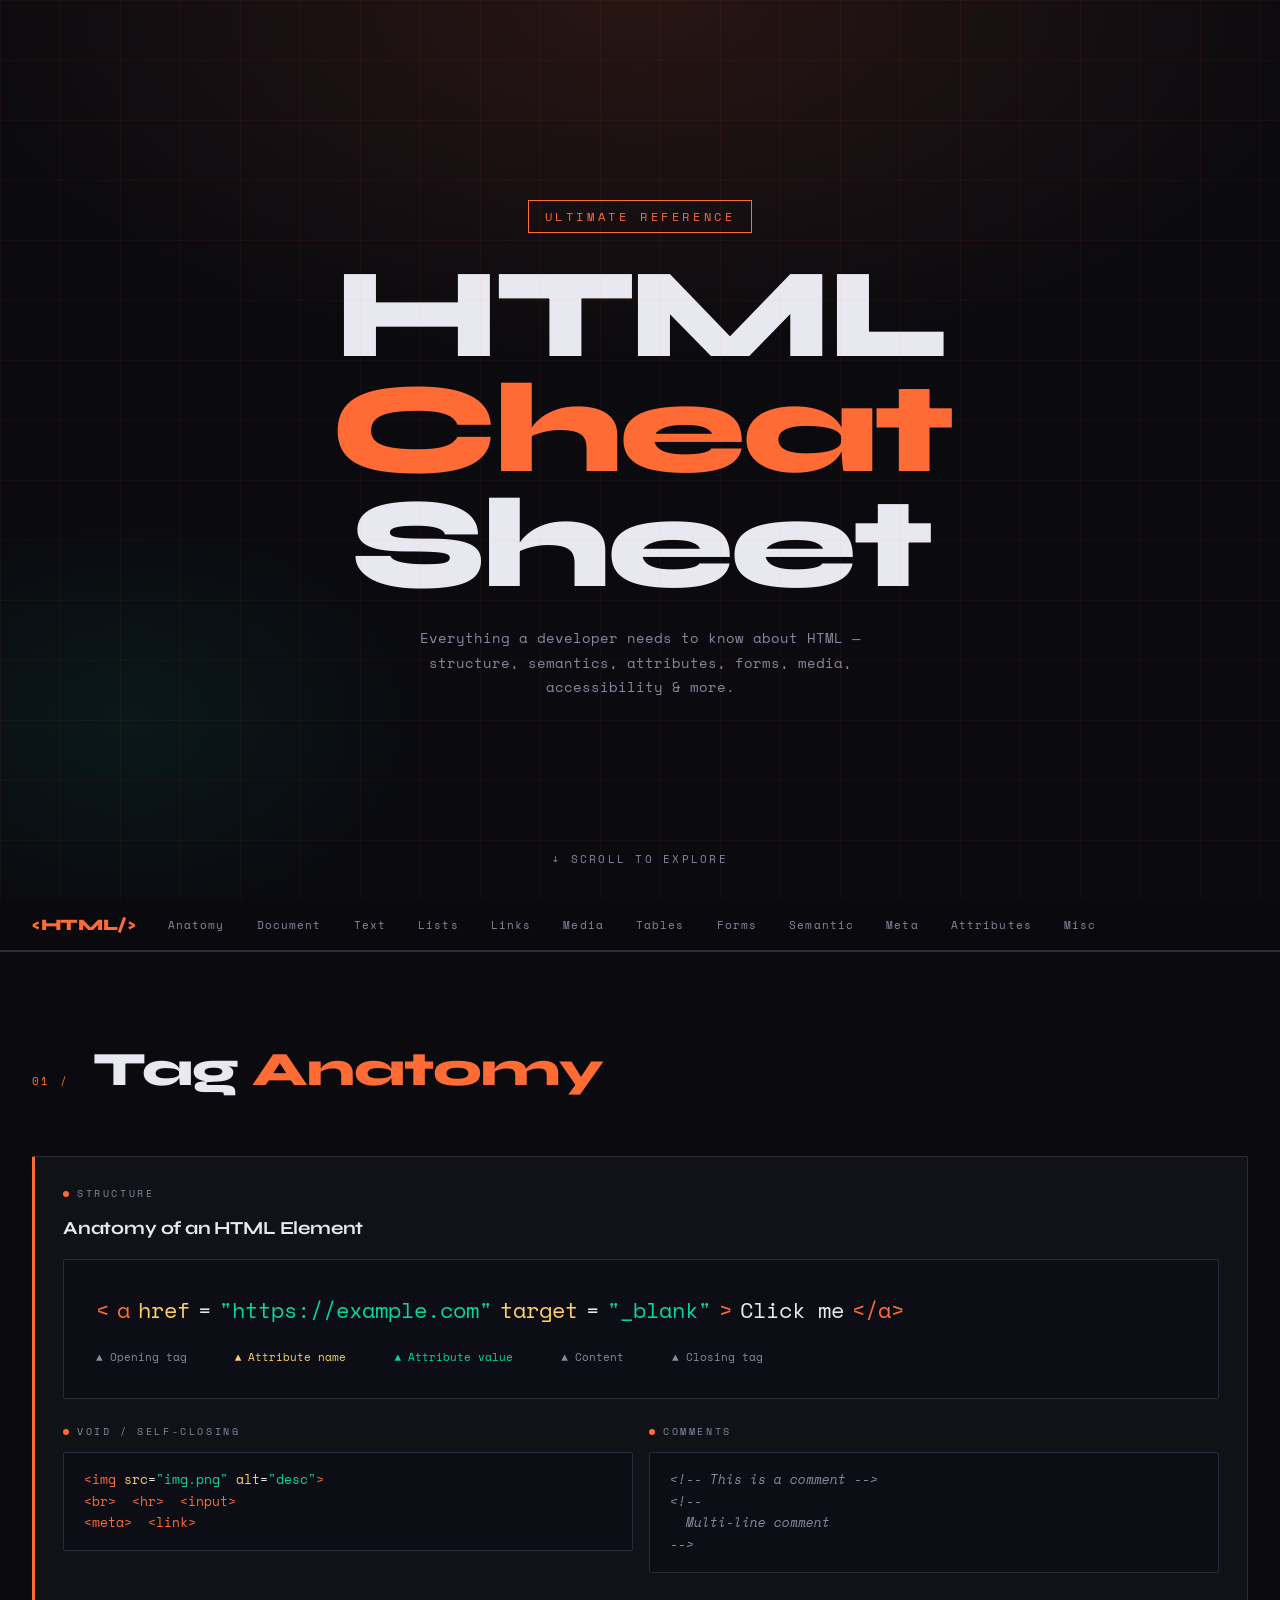
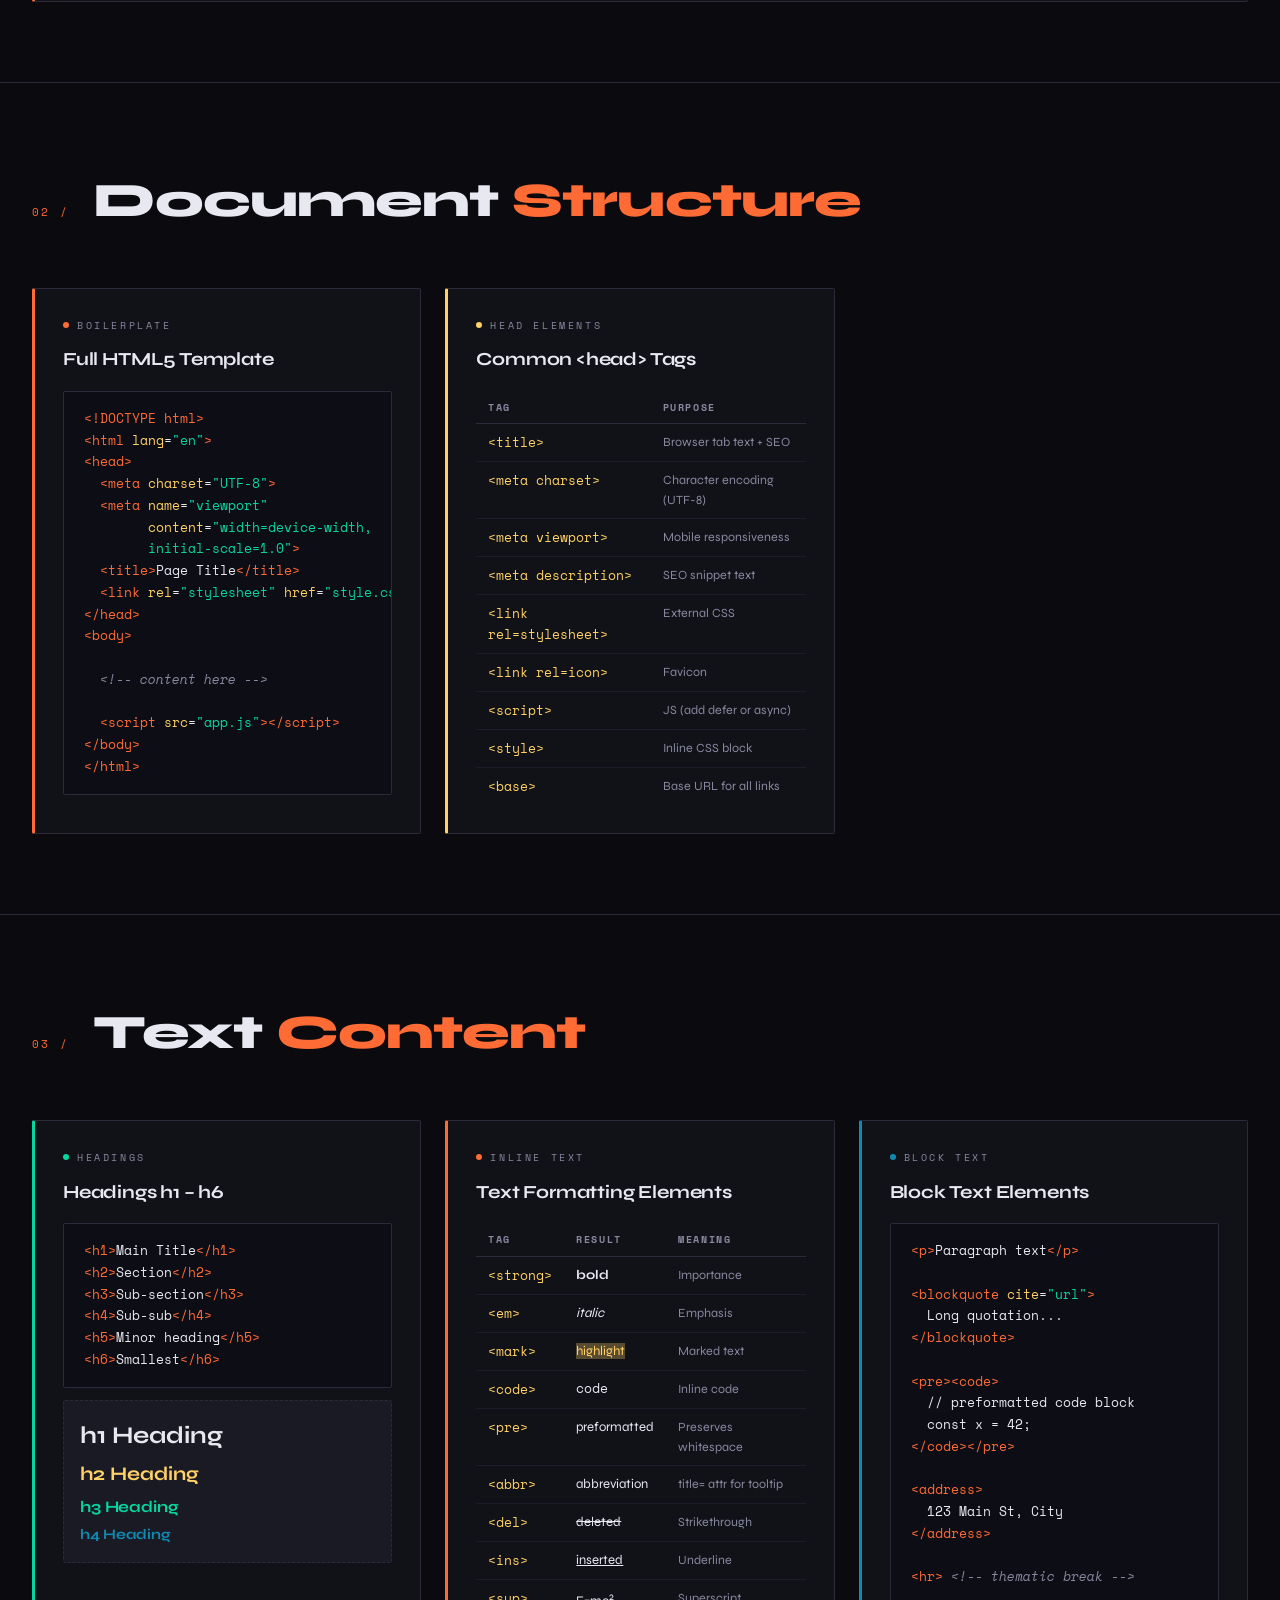
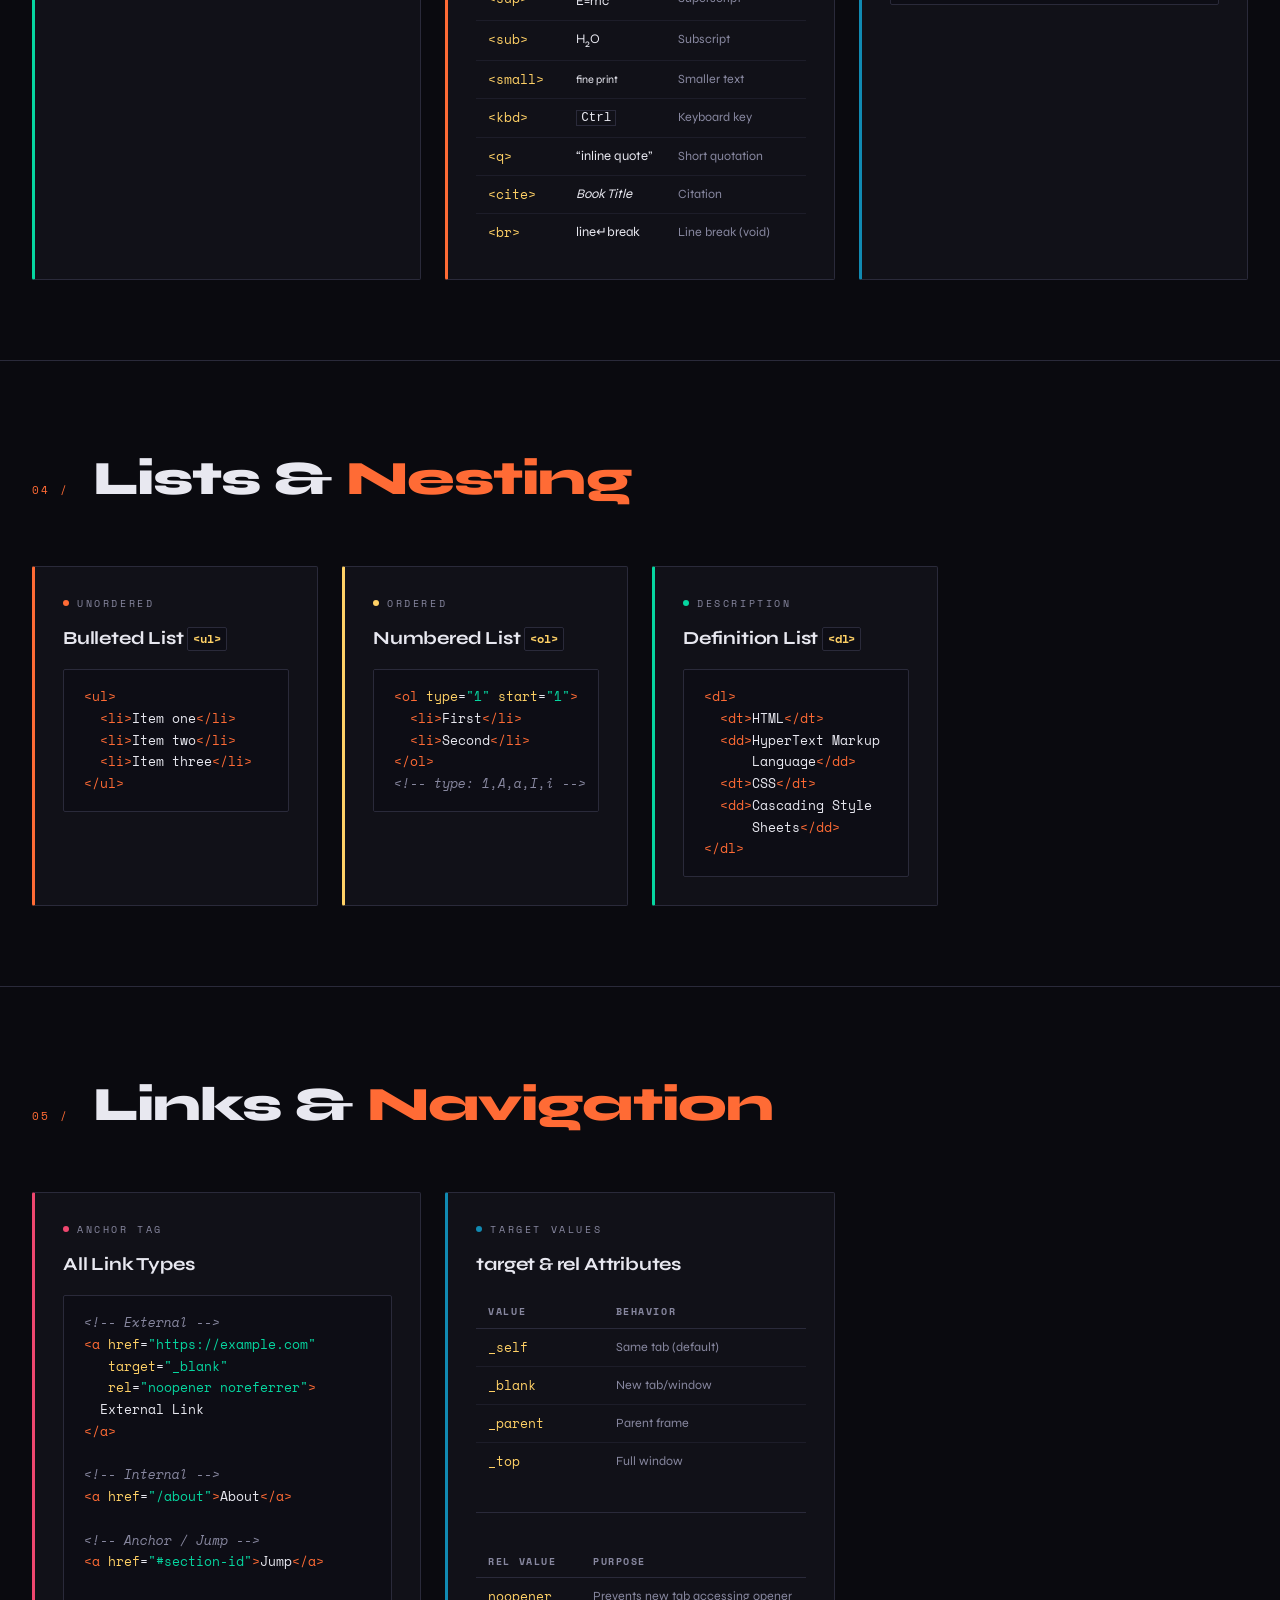
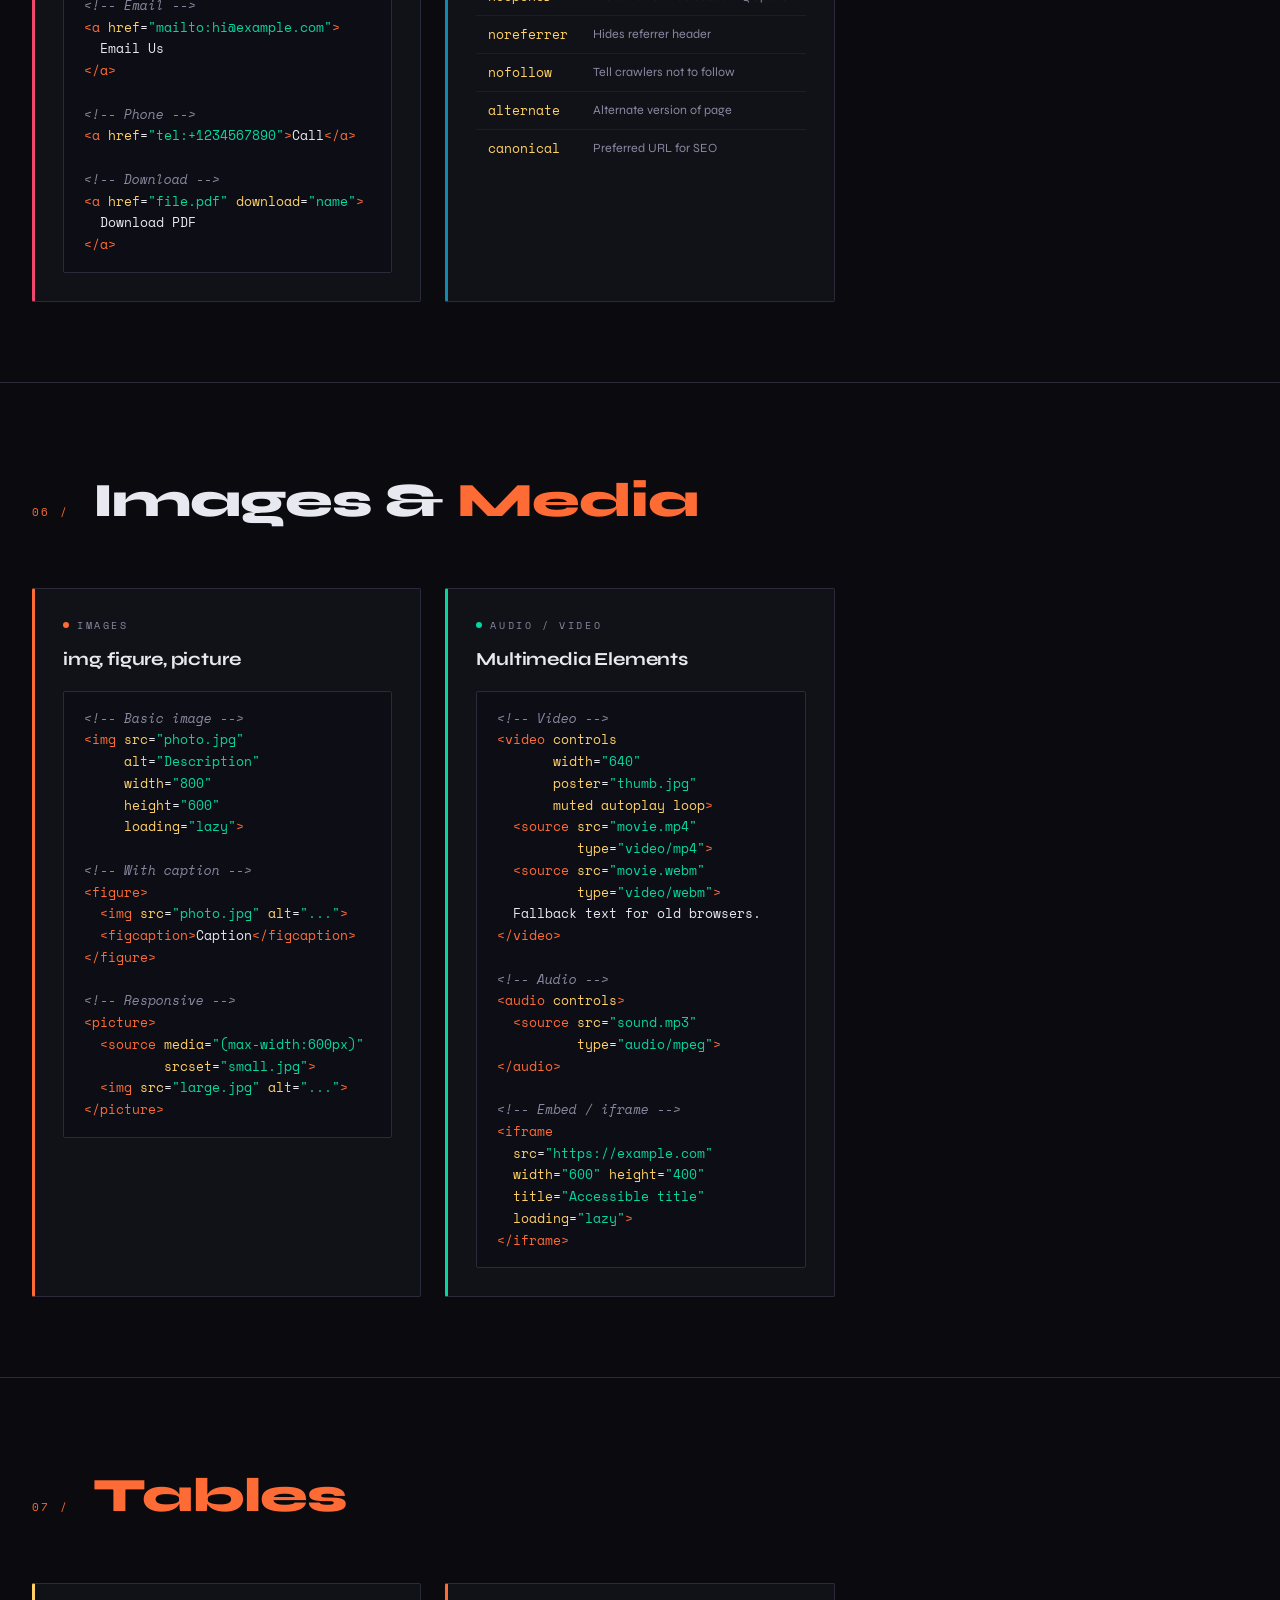
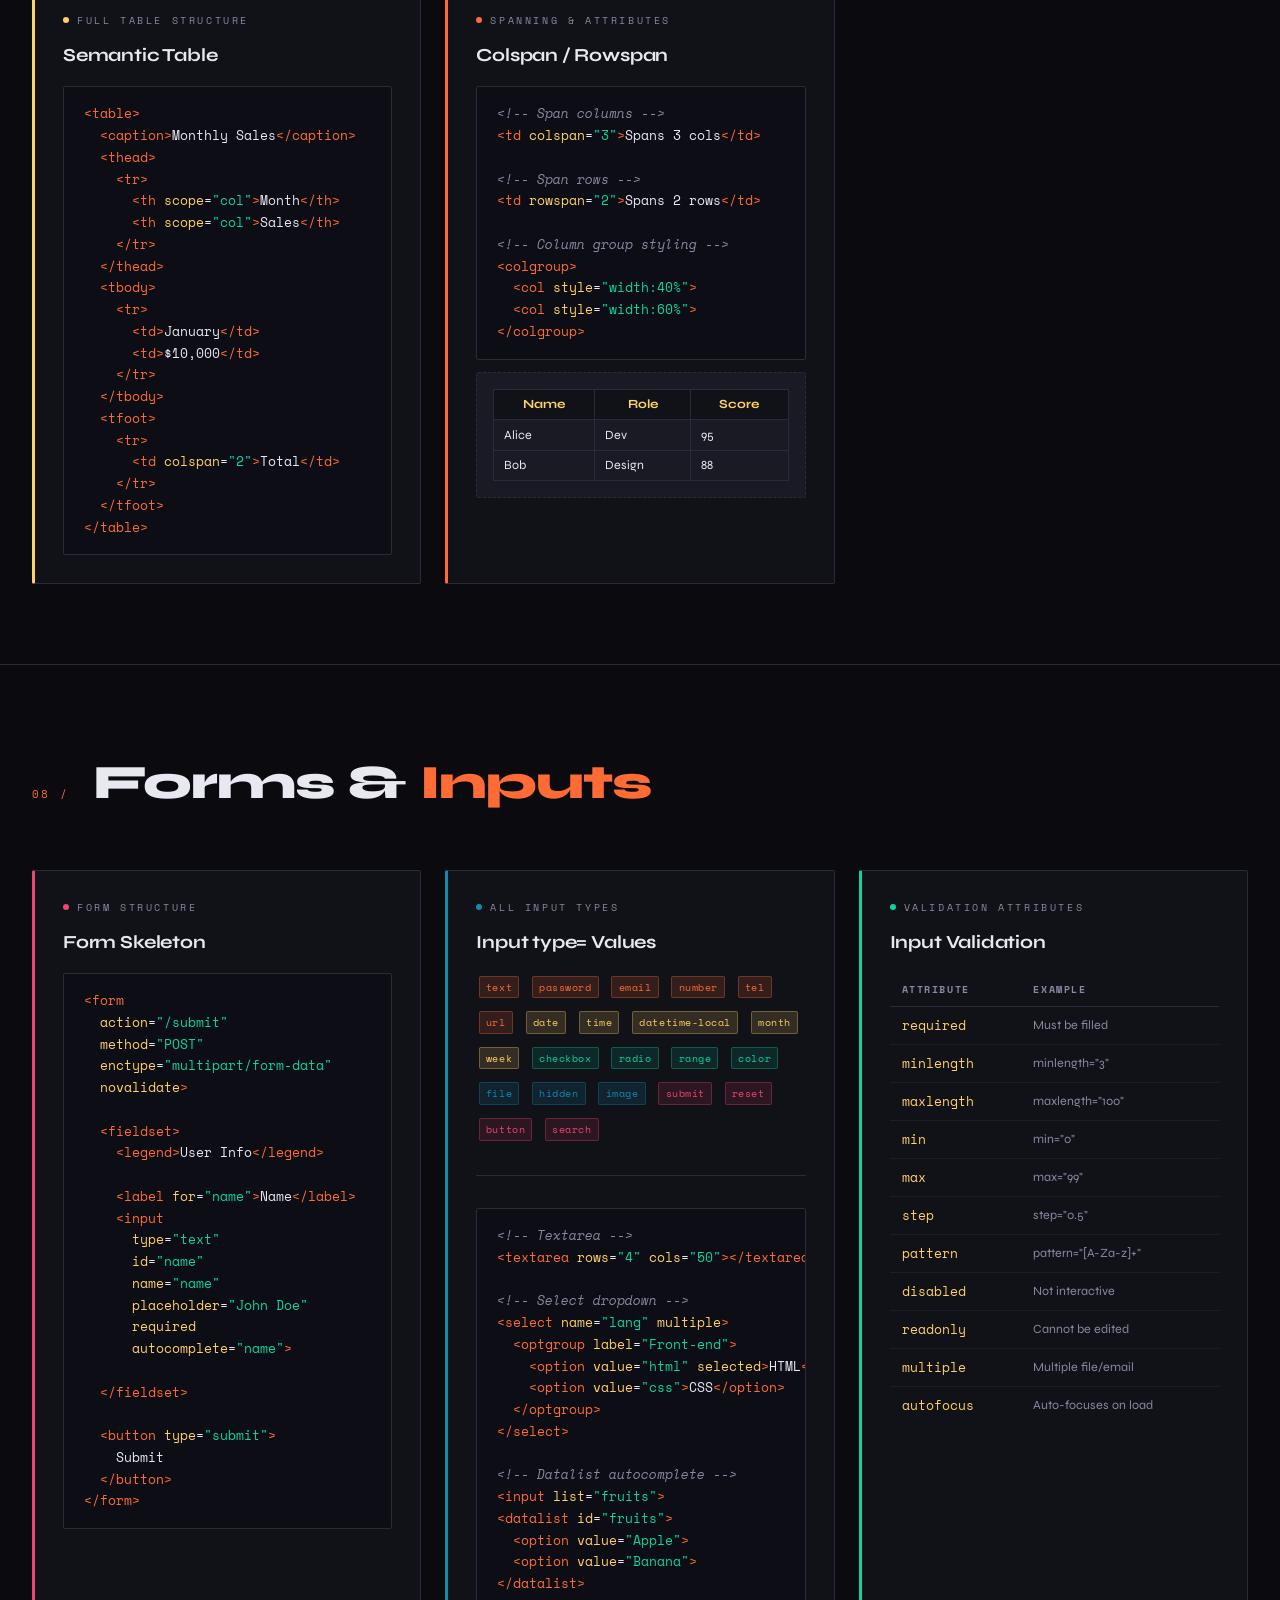
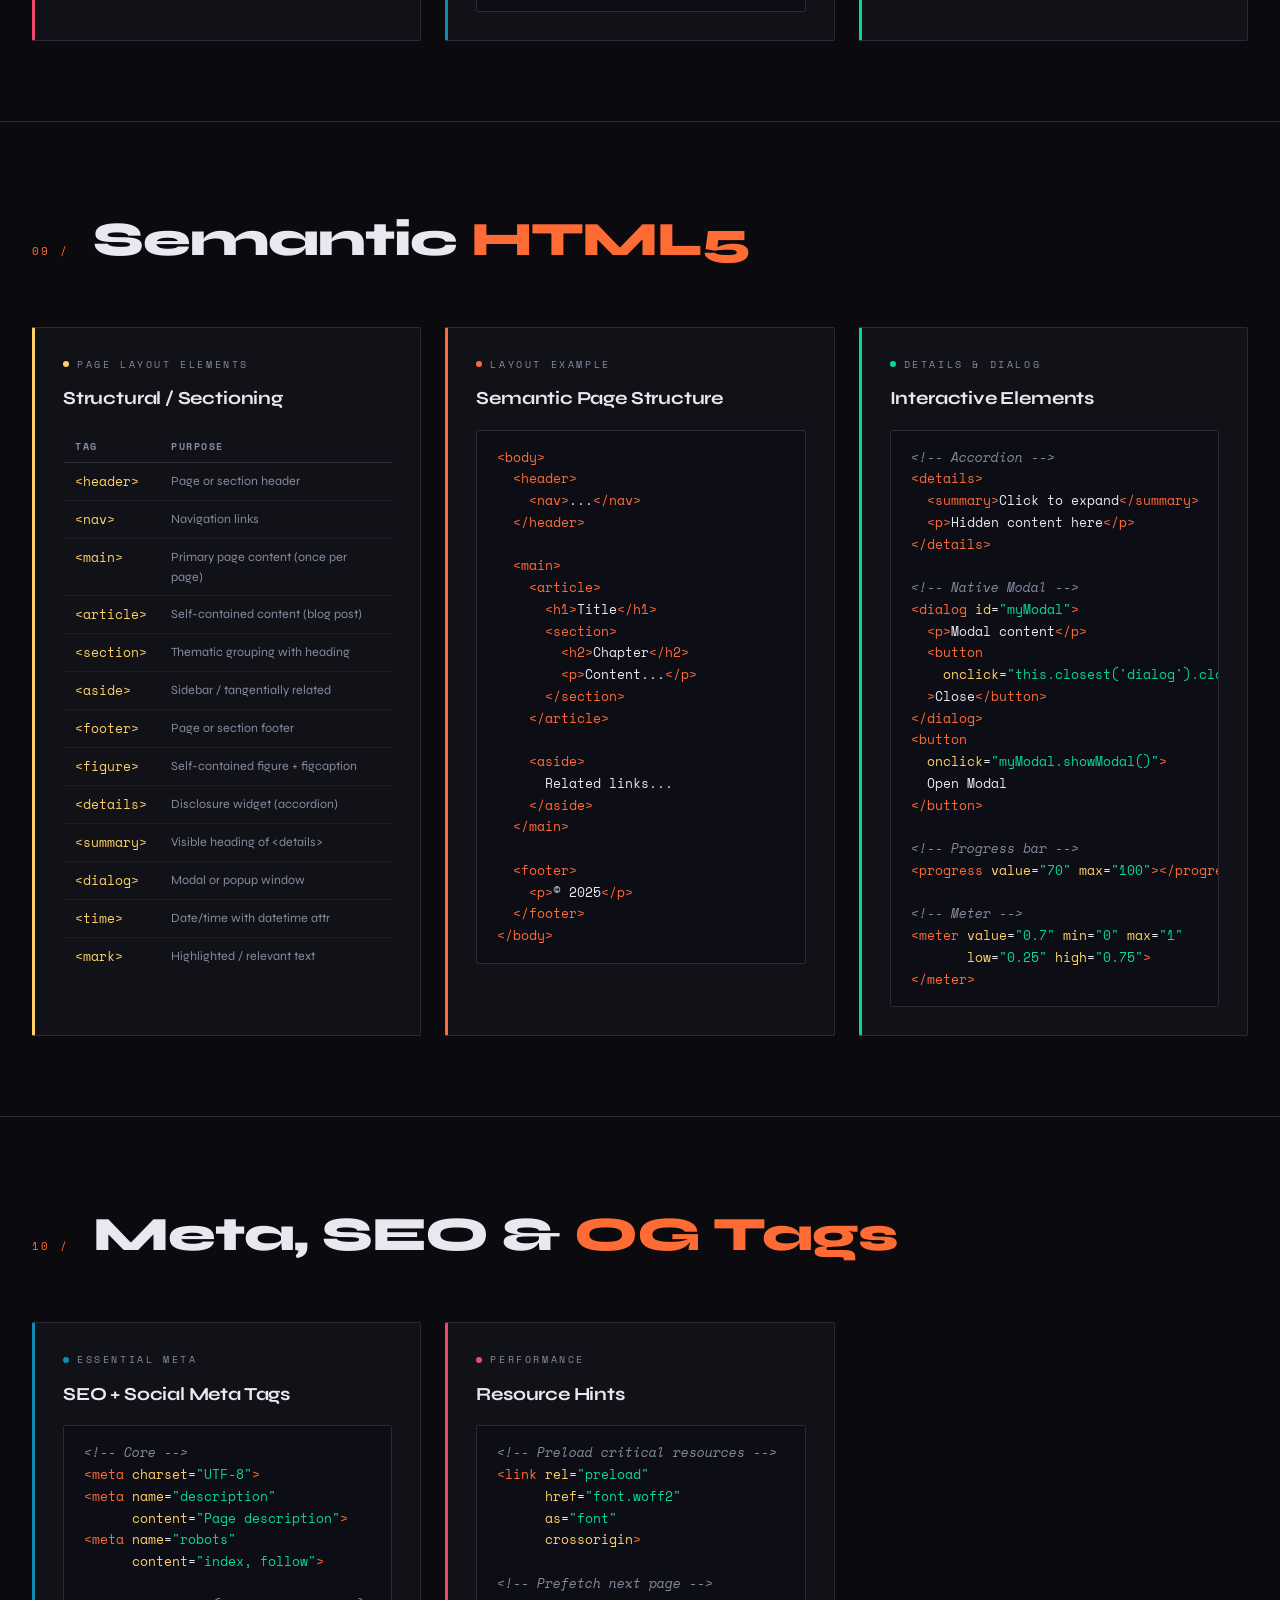
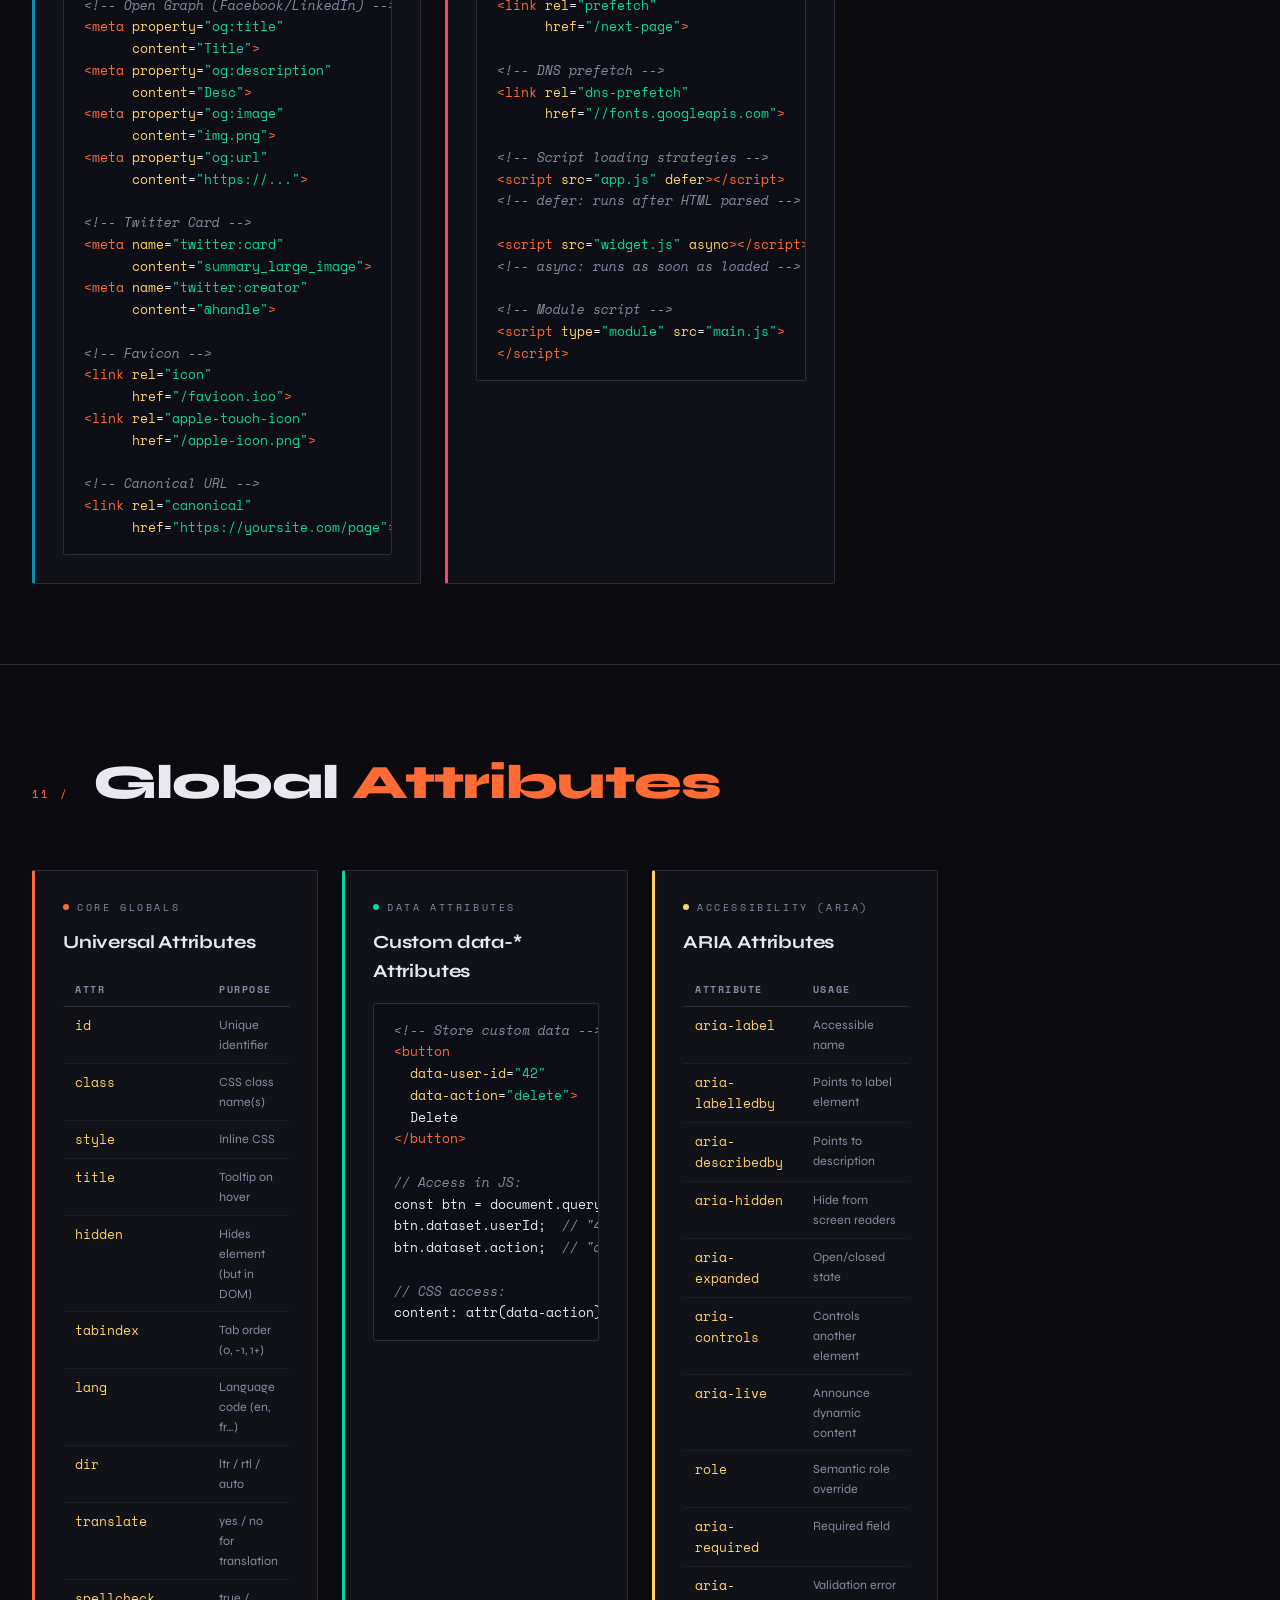
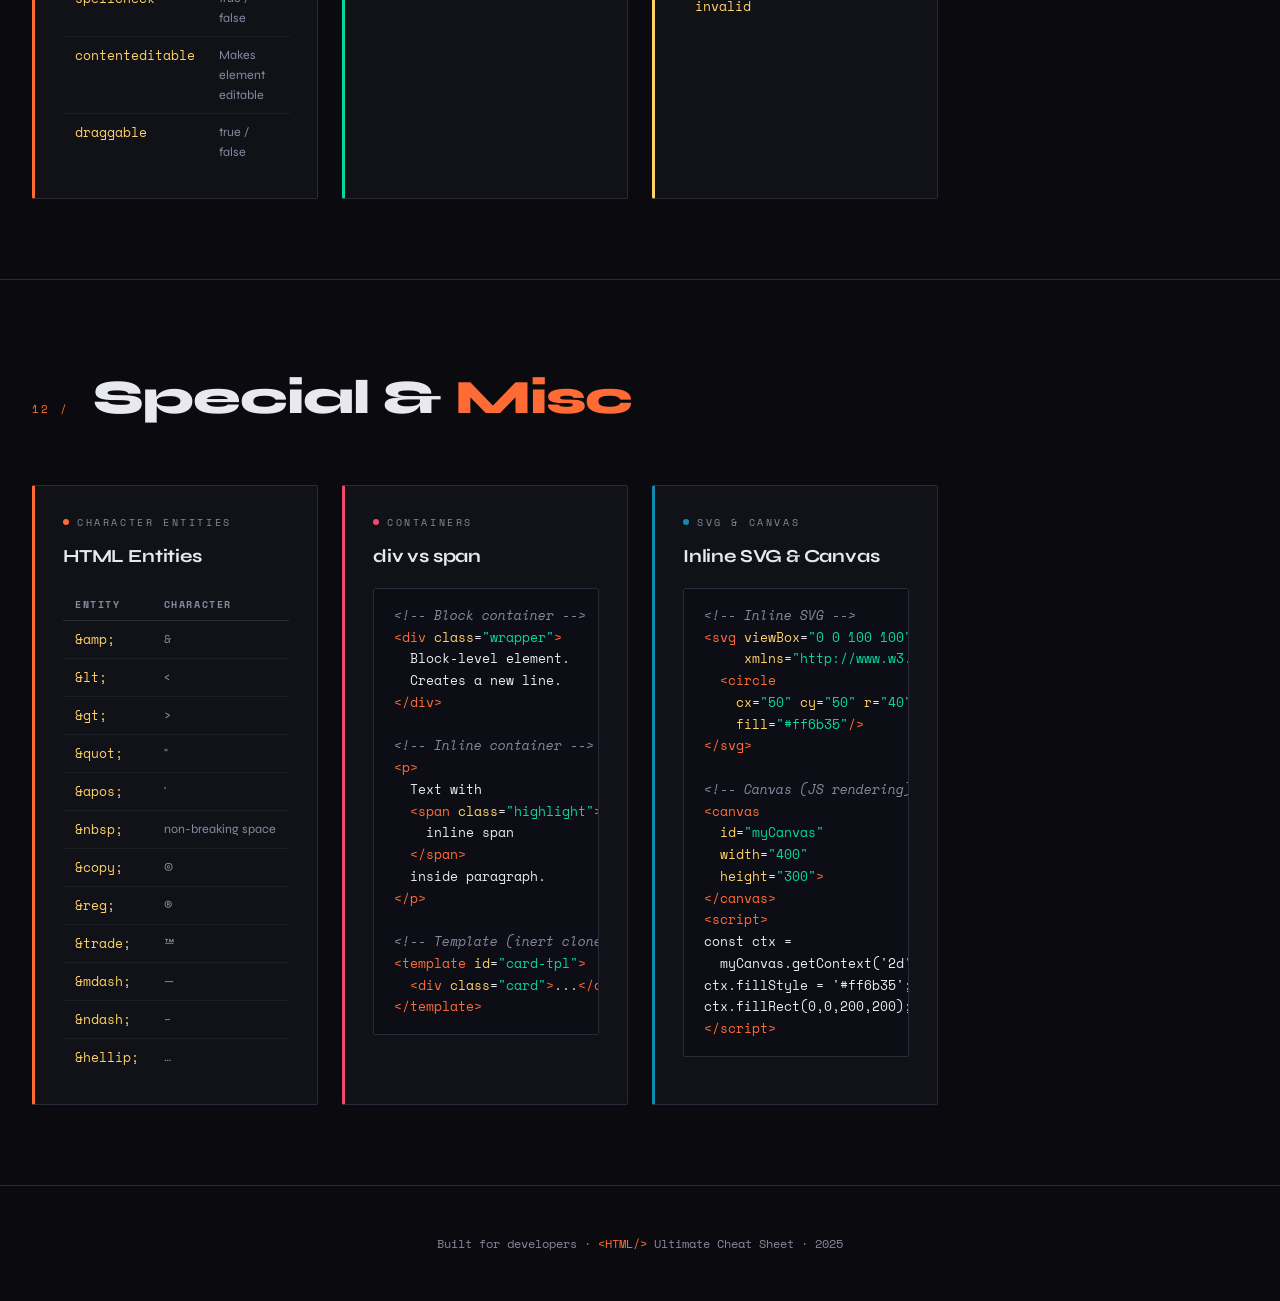
<file: html-cheatsheet.html>
<!DOCTYPE html>
<html lang="en">
<head>
<meta charset="UTF-8">
<meta name="viewport" content="width=device-width, initial-scale=1.0">
<title>HTML Ultimate Cheat Sheet</title>
<link href="https://fonts.googleapis.com/css2?family=Space+Mono:ital,wght@0,400;0,700;1,400&family=Syne:wght@400;700;800;900&display=swap" rel="stylesheet">
<style>
  :root {
    --bg: #0a0a0f;
    --surface: #111118;
    --surface2: #1a1a24;
    --border: #2a2a3a;
    --accent: #ff6b35;
    --accent2: #ffd166;
    --accent3: #06d6a0;
    --accent4: #118ab2;
    --accent5: #ef476f;
    --text: #e8e8f0;
    --muted: #8888a0;
    --code-bg: #0d0d15;
  }
  *, *::before, *::after { box-sizing: border-box; margin: 0; padding: 0; }
  html { scroll-behavior: smooth; }
  body {
    background: var(--bg);
    color: var(--text);
    font-family: 'Syne', sans-serif;
    line-height: 1.6;
    overflow-x: hidden;
  }

  /* HERO */
  .hero {
    min-height: 100vh;
    display: flex;
    flex-direction: column;
    justify-content: center;
    align-items: center;
    text-align: center;
    position: relative;
    padding: 4rem 2rem;
    background:
      radial-gradient(ellipse 80% 60% at 50% 0%, rgba(255,107,53,0.12) 0%, transparent 70%),
      radial-gradient(ellipse 40% 40% at 10% 80%, rgba(6,214,160,0.07) 0%, transparent 60%),
      var(--bg);
  }
  .hero::before {
    content: '';
    position: absolute;
    inset: 0;
    background-image:
      linear-gradient(rgba(255,107,53,0.05) 1px, transparent 1px),
      linear-gradient(90deg, rgba(255,107,53,0.05) 1px, transparent 1px);
    background-size: 60px 60px;
    pointer-events: none;
  }
  .hero-tag {
    font-family: 'Space Mono', monospace;
    font-size: 0.75rem;
    letter-spacing: 0.3em;
    color: var(--accent);
    text-transform: uppercase;
    margin-bottom: 1.5rem;
    border: 1px solid var(--accent);
    padding: 0.35rem 1rem;
    display: inline-block;
  }
  .hero h1 {
    font-size: clamp(3.5rem, 10vw, 8rem);
    font-weight: 900;
    line-height: 0.9;
    letter-spacing: -0.03em;
    margin-bottom: 1.5rem;
  }
  .hero h1 span.hl { color: var(--accent); }
  .hero-sub {
    font-size: 1.1rem;
    color: var(--muted);
    max-width: 500px;
    font-family: 'Space Mono', monospace;
    font-size: 0.85rem;
    line-height: 1.8;
  }
  .scroll-hint {
    position: absolute;
    bottom: 2rem;
    font-family: 'Space Mono', monospace;
    font-size: 0.7rem;
    color: var(--muted);
    letter-spacing: 0.2em;
    animation: bounce 2s infinite;
  }
  @keyframes bounce { 0%,100%{transform:translateY(0)} 50%{transform:translateY(8px)} }

  /* LAYOUT */
  .container { max-width: 1400px; margin: 0 auto; padding: 0 2rem; }
  .section { padding: 5rem 0; border-top: 1px solid var(--border); }
  .section-header {
    display: flex;
    align-items: baseline;
    gap: 1.5rem;
    margin-bottom: 3rem;
  }
  .section-num {
    font-family: 'Space Mono', monospace;
    font-size: 0.7rem;
    color: var(--accent);
    letter-spacing: 0.2em;
  }
  .section-title {
    font-size: clamp(1.8rem, 4vw, 3rem);
    font-weight: 800;
    letter-spacing: -0.02em;
  }
  .section-title span { color: var(--accent); }

  /* GRID */
  .grid { display: grid; gap: 1.5rem; }
  .grid-2 { grid-template-columns: repeat(auto-fill, minmax(340px, 1fr)); }
  .grid-3 { grid-template-columns: repeat(auto-fill, minmax(280px, 1fr)); }
  .grid-4 { grid-template-columns: repeat(auto-fill, minmax(220px, 1fr)); }

  /* CARDS */
  .card {
    background: var(--surface);
    border: 1px solid var(--border);
    border-radius: 2px;
    padding: 1.75rem;
    position: relative;
    transition: border-color 0.2s, transform 0.2s;
  }
  .card:hover { border-color: var(--accent); transform: translateY(-2px); }
  .card-accent { border-left: 3px solid var(--accent); }
  .card-accent2 { border-left: 3px solid var(--accent2); }
  .card-accent3 { border-left: 3px solid var(--accent3); }
  .card-accent4 { border-left: 3px solid var(--accent4); }
  .card-accent5 { border-left: 3px solid var(--accent5); }

  .card-label {
    font-family: 'Space Mono', monospace;
    font-size: 0.65rem;
    letter-spacing: 0.25em;
    text-transform: uppercase;
    color: var(--muted);
    margin-bottom: 0.75rem;
    display: flex;
    align-items: center;
    gap: 0.5rem;
  }
  .card-label::before {
    content: '';
    width: 6px; height: 6px;
    background: var(--accent);
    border-radius: 50%;
    display: inline-block;
  }
  .card-accent2 .card-label::before { background: var(--accent2); }
  .card-accent3 .card-label::before { background: var(--accent3); }
  .card-accent4 .card-label::before { background: var(--accent4); }
  .card-accent5 .card-label::before { background: var(--accent5); }

  .card h3 {
    font-size: 1.15rem;
    font-weight: 700;
    margin-bottom: 1rem;
    letter-spacing: -0.01em;
  }

  /* CODE */
  code, pre {
    font-family: 'Space Mono', monospace;
    font-size: 0.8rem;
  }
  pre {
    background: var(--code-bg);
    border: 1px solid var(--border);
    border-radius: 2px;
    padding: 1rem 1.25rem;
    overflow-x: auto;
    line-height: 1.7;
    margin: 0.75rem 0 0;
  }
  .tag { color: var(--accent); }
  .attr { color: var(--accent2); }
  .val { color: var(--accent3); }
  .com { color: var(--muted); font-style: italic; }
  .txt { color: var(--text); }

  /* INLINE CODE */
  .ic {
    font-family: 'Space Mono', monospace;
    font-size: 0.78rem;
    background: var(--code-bg);
    border: 1px solid var(--border);
    padding: 0.1em 0.4em;
    border-radius: 2px;
    color: var(--accent2);
  }

  /* ATTR TABLE */
  .attr-table { width: 100%; border-collapse: collapse; margin-top: 0.75rem; }
  .attr-table th {
    font-family: 'Space Mono', monospace;
    font-size: 0.65rem;
    letter-spacing: 0.15em;
    text-transform: uppercase;
    color: var(--muted);
    text-align: left;
    padding: 0.5rem 0.75rem;
    border-bottom: 1px solid var(--border);
  }
  .attr-table td {
    font-size: 0.82rem;
    padding: 0.5rem 0.75rem;
    border-bottom: 1px solid rgba(42,42,58,0.5);
    vertical-align: top;
  }
  .attr-table td:first-child { font-family: 'Space Mono', monospace; color: var(--accent2); }
  .attr-table td:last-child { color: var(--muted); font-size: 0.78rem; }
  .attr-table tr:last-child td { border-bottom: none; }

  /* BADGE */
  .badge {
    display: inline-block;
    font-family: 'Space Mono', monospace;
    font-size: 0.65rem;
    padding: 0.2em 0.6em;
    border-radius: 2px;
    margin: 0.15rem;
    letter-spacing: 0.05em;
  }
  .badge-orange { background: rgba(255,107,53,0.15); color: var(--accent); border: 1px solid rgba(255,107,53,0.3); }
  .badge-yellow { background: rgba(255,209,102,0.15); color: var(--accent2); border: 1px solid rgba(255,209,102,0.3); }
  .badge-green  { background: rgba(6,214,160,0.12); color: var(--accent3); border: 1px solid rgba(6,214,160,0.3); }
  .badge-blue   { background: rgba(17,138,178,0.15); color: var(--accent4); border: 1px solid rgba(17,138,178,0.3); }
  .badge-red    { background: rgba(239,71,111,0.12); color: var(--accent5); border: 1px solid rgba(239,71,111,0.3); }

  /* DIVIDER */
  .divider { border: none; border-top: 1px solid var(--border); margin: 2rem 0; }

  /* TAG ANATOMY */
  .anatomy {
    background: var(--code-bg);
    border: 1px solid var(--border);
    border-radius: 2px;
    padding: 2rem;
    margin-top: 1rem;
    display: flex;
    flex-direction: column;
    gap: 0.75rem;
    font-family: 'Space Mono', monospace;
    font-size: 0.85rem;
  }
  .anatomy-line { display: flex; align-items: center; gap: 0.5rem; flex-wrap: wrap; }
  .anatomy-arrow { color: var(--muted); font-size: 0.75rem; }
  .anatomy-label { color: var(--muted); font-size: 0.7rem; }

  /* BIG TAG */
  .big-code { font-size: clamp(1rem, 2.5vw, 1.4rem); }

  /* FULL WIDTH CARD */
  .card-full { grid-column: 1 / -1; }

  /* TAG LIST */
  .tag-list { display: flex; flex-wrap: wrap; gap: 0.5rem; margin-top: 0.75rem; }

  /* NAV */
  .nav {
    position: sticky; top: 0; z-index: 100;
    background: rgba(10,10,15,0.92);
    backdrop-filter: blur(12px);
    border-bottom: 1px solid var(--border);
    padding: 0.75rem 2rem;
    display: flex;
    align-items: center;
    gap: 2rem;
    overflow-x: auto;
  }
  .nav-brand {
    font-weight: 800;
    font-size: 1rem;
    color: var(--accent);
    white-space: nowrap;
    letter-spacing: -0.02em;
  }
  .nav a {
    font-family: 'Space Mono', monospace;
    font-size: 0.7rem;
    color: var(--muted);
    text-decoration: none;
    white-space: nowrap;
    letter-spacing: 0.1em;
    transition: color 0.2s;
  }
  .nav a:hover { color: var(--accent); }

  /* VISUAL DEMO BOX */
  .demo-box {
    background: var(--surface2);
    border: 1px dashed var(--border);
    border-radius: 2px;
    padding: 1rem;
    margin-top: 0.75rem;
    font-size: 0.85rem;
  }
  .demo-box h1 { font-size: 1.5rem; margin-bottom: 0.25rem; }
  .demo-box h2 { font-size: 1.2rem; margin-bottom: 0.25rem; color: var(--accent2); }
  .demo-box h3 { font-size: 1rem; margin-bottom: 0.25rem; color: var(--accent3); }
  .demo-box h4 { font-size: 0.9rem; color: var(--accent4); }
  .demo-box p  { color: var(--muted); font-size: 0.82rem; }
  .demo-box a  { color: var(--accent); }
  .demo-box strong { font-weight: 700; color: var(--accent2); }
  .demo-box em { font-style: italic; color: var(--accent3); }
  .demo-box mark { background: rgba(255,209,102,0.25); color: var(--accent2); padding: 0 0.2em; }
  .demo-box code { background: var(--code-bg); padding: 0.1em 0.3em; font-family: 'Space Mono', monospace; font-size: 0.78rem; }
  .demo-box table { border-collapse: collapse; width: 100%; font-size: 0.78rem; }
  .demo-box table th, .demo-box table td { border: 1px solid var(--border); padding: 0.3rem 0.6rem; }
  .demo-box table th { background: var(--surface); color: var(--accent2); }

  /* FOOTER */
  footer {
    text-align: center;
    padding: 3rem 2rem;
    font-family: 'Space Mono', monospace;
    font-size: 0.75rem;
    color: var(--muted);
    border-top: 1px solid var(--border);
  }
  footer span { color: var(--accent); }
</style>
</head>
<body>

<div class="hero">
  <div class="hero-tag">Ultimate Reference</div>
  <h1>HTML<br><span class="hl">Cheat</span><br>Sheet</h1>
  <p class="hero-sub">Everything a developer needs to know about HTML — structure, semantics, attributes, forms, media, accessibility &amp; more.</p>
  <div class="scroll-hint">↓ SCROLL TO EXPLORE</div>
</div>

<nav class="nav">
  <div class="nav-brand">&lt;HTML/&gt;</div>
  <a href="#anatomy">Anatomy</a>
  <a href="#doctype">Document</a>
  <a href="#text">Text</a>
  <a href="#lists">Lists</a>
  <a href="#links">Links</a>
  <a href="#images">Media</a>
  <a href="#tables">Tables</a>
  <a href="#forms">Forms</a>
  <a href="#semantic">Semantic</a>
  <a href="#meta">Meta</a>
  <a href="#attributes">Attributes</a>
  <a href="#misc">Misc</a>
</nav>

<!-- ── 01 TAG ANATOMY ──────────────────────────────── -->
<section class="section" id="anatomy">
<div class="container">
  <div class="section-header">
    <span class="section-num">01 /</span>
    <h2 class="section-title">Tag <span>Anatomy</span></h2>
  </div>
  <div class="grid grid-2">
    <div class="card card-full card-accent">
      <div class="card-label">structure</div>
      <h3>Anatomy of an HTML Element</h3>
      <div class="anatomy">
        <div class="anatomy-line big-code">
          <span class="tag">&lt;</span><span class="tag">a</span>
          <span class="attr"> href</span><span class="txt">=</span><span class="val">"https://example.com"</span>
          <span class="attr"> target</span><span class="txt">=</span><span class="val">"_blank"</span>
          <span class="tag">&gt;</span>
          <span class="txt">Click me</span>
          <span class="tag">&lt;/a&gt;</span>
        </div>
        <div style="display:flex;gap:3rem;flex-wrap:wrap;margin-top:0.5rem">
          <div><div class="anatomy-label">▲ Opening tag</div></div>
          <div><div class="anatomy-label" style="color:var(--accent2)">▲ Attribute name</div></div>
          <div><div class="anatomy-label" style="color:var(--accent3)">▲ Attribute value</div></div>
          <div><div class="anatomy-label">▲ Content</div></div>
          <div><div class="anatomy-label">▲ Closing tag</div></div>
        </div>
      </div>
      <div style="margin-top:1.5rem;display:grid;grid-template-columns:1fr 1fr;gap:1rem">
        <div>
          <div class="card-label" style="margin-bottom:0.5rem">void / self-closing</div>
          <pre><span class="tag">&lt;img</span> <span class="attr">src</span>=<span class="val">"img.png"</span> <span class="attr">alt</span>=<span class="val">"desc"</span><span class="tag">&gt;</span>
<span class="tag">&lt;br&gt;</span>  <span class="tag">&lt;hr&gt;</span>  <span class="tag">&lt;input&gt;</span>
<span class="tag">&lt;meta&gt;</span>  <span class="tag">&lt;link&gt;</span></pre>
        </div>
        <div>
          <div class="card-label" style="margin-bottom:0.5rem">comments</div>
          <pre><span class="com">&lt;!-- This is a comment --&gt;</span>
<span class="com">&lt;!--
  Multi-line comment
--&gt;</span></pre>
        </div>
      </div>
    </div>
  </div>
</div>
</section>

<!-- ── 02 DOCUMENT STRUCTURE ──────────────────────── -->
<section class="section" id="doctype">
<div class="container">
  <div class="section-header">
    <span class="section-num">02 /</span>
    <h2 class="section-title">Document <span>Structure</span></h2>
  </div>
  <div class="grid grid-2">
    <div class="card card-accent">
      <div class="card-label">boilerplate</div>
      <h3>Full HTML5 Template</h3>
      <pre><span class="tag">&lt;!DOCTYPE html&gt;</span>
<span class="tag">&lt;html</span> <span class="attr">lang</span>=<span class="val">"en"</span><span class="tag">&gt;</span>
<span class="tag">&lt;head&gt;</span>
  <span class="tag">&lt;meta</span> <span class="attr">charset</span>=<span class="val">"UTF-8"</span><span class="tag">&gt;</span>
  <span class="tag">&lt;meta</span> <span class="attr">name</span>=<span class="val">"viewport"</span>
        <span class="attr">content</span>=<span class="val">"width=device-width,
        initial-scale=1.0"</span><span class="tag">&gt;</span>
  <span class="tag">&lt;title&gt;</span>Page Title<span class="tag">&lt;/title&gt;</span>
  <span class="tag">&lt;link</span> <span class="attr">rel</span>=<span class="val">"stylesheet"</span> <span class="attr">href</span>=<span class="val">"style.css"</span><span class="tag">&gt;</span>
<span class="tag">&lt;/head&gt;</span>
<span class="tag">&lt;body&gt;</span>

  <span class="com">&lt;!-- content here --&gt;</span>

  <span class="tag">&lt;script</span> <span class="attr">src</span>=<span class="val">"app.js"</span><span class="tag">&gt;&lt;/script&gt;</span>
<span class="tag">&lt;/body&gt;</span>
<span class="tag">&lt;/html&gt;</span></pre>
    </div>
    <div class="card card-accent2">
      <div class="card-label">head elements</div>
      <h3>Common &lt;head&gt; Tags</h3>
      <table class="attr-table">
        <tr><th>Tag</th><th>Purpose</th></tr>
        <tr><td>&lt;title&gt;</td><td>Browser tab text + SEO</td></tr>
        <tr><td>&lt;meta charset&gt;</td><td>Character encoding (UTF-8)</td></tr>
        <tr><td>&lt;meta viewport&gt;</td><td>Mobile responsiveness</td></tr>
        <tr><td>&lt;meta description&gt;</td><td>SEO snippet text</td></tr>
        <tr><td>&lt;link rel=stylesheet&gt;</td><td>External CSS</td></tr>
        <tr><td>&lt;link rel=icon&gt;</td><td>Favicon</td></tr>
        <tr><td>&lt;script&gt;</td><td>JS (add defer or async)</td></tr>
        <tr><td>&lt;style&gt;</td><td>Inline CSS block</td></tr>
        <tr><td>&lt;base&gt;</td><td>Base URL for all links</td></tr>
      </table>
    </div>
  </div>
</div>
</section>

<!-- ── 03 TEXT CONTENT ─────────────────────────────── -->
<section class="section" id="text">
<div class="container">
  <div class="section-header">
    <span class="section-num">03 /</span>
    <h2 class="section-title">Text <span>Content</span></h2>
  </div>
  <div class="grid grid-2">
    <div class="card card-accent3">
      <div class="card-label">headings</div>
      <h3>Headings h1 – h6</h3>
      <pre><span class="tag">&lt;h1&gt;</span>Main Title<span class="tag">&lt;/h1&gt;</span>
<span class="tag">&lt;h2&gt;</span>Section<span class="tag">&lt;/h2&gt;</span>
<span class="tag">&lt;h3&gt;</span>Sub-section<span class="tag">&lt;/h3&gt;</span>
<span class="tag">&lt;h4&gt;</span>Sub-sub<span class="tag">&lt;/h4&gt;</span>
<span class="tag">&lt;h5&gt;</span>Minor heading<span class="tag">&lt;/h5&gt;</span>
<span class="tag">&lt;h6&gt;</span>Smallest<span class="tag">&lt;/h6&gt;</span></pre>
      <div class="demo-box" style="margin-top:0.75rem">
        <h1>h1 Heading</h1>
        <h2>h2 Heading</h2>
        <h3>h3 Heading</h3>
        <h4>h4 Heading</h4>
      </div>
    </div>
    <div class="card card-accent">
      <div class="card-label">inline text</div>
      <h3>Text Formatting Elements</h3>
      <table class="attr-table">
        <tr><th>Tag</th><th>Result</th><th>Meaning</th></tr>
        <tr><td>&lt;strong&gt;</td><td><strong>bold</strong></td><td>Importance</td></tr>
        <tr><td>&lt;em&gt;</td><td><em>italic</em></td><td>Emphasis</td></tr>
        <tr><td>&lt;mark&gt;</td><td><mark style="background:rgba(255,209,102,0.3);color:var(--accent2)">highlight</mark></td><td>Marked text</td></tr>
        <tr><td>&lt;code&gt;</td><td><code>code</code></td><td>Inline code</td></tr>
        <tr><td>&lt;pre&gt;</td><td>preformatted</td><td>Preserves whitespace</td></tr>
        <tr><td>&lt;abbr&gt;</td><td>abbreviation</td><td>title= attr for tooltip</td></tr>
        <tr><td>&lt;del&gt;</td><td><del>deleted</del></td><td>Strikethrough</td></tr>
        <tr><td>&lt;ins&gt;</td><td><ins>inserted</ins></td><td>Underline</td></tr>
        <tr><td>&lt;sup&gt;</td><td>E=mc<sup>2</sup></td><td>Superscript</td></tr>
        <tr><td>&lt;sub&gt;</td><td>H<sub>2</sub>O</td><td>Subscript</td></tr>
        <tr><td>&lt;small&gt;</td><td><small>fine print</small></td><td>Smaller text</td></tr>
        <tr><td>&lt;kbd&gt;</td><td><kbd style="border:1px solid var(--border);padding:0 4px;font-size:0.78rem">Ctrl</kbd></td><td>Keyboard key</td></tr>
        <tr><td>&lt;q&gt;</td><td><q>inline quote</q></td><td>Short quotation</td></tr>
        <tr><td>&lt;cite&gt;</td><td><cite>Book Title</cite></td><td>Citation</td></tr>
        <tr><td>&lt;br&gt;</td><td>line↵break</td><td>Line break (void)</td></tr>
      </table>
    </div>
    <div class="card card-accent4">
      <div class="card-label">block text</div>
      <h3>Block Text Elements</h3>
      <pre><span class="tag">&lt;p&gt;</span>Paragraph text<span class="tag">&lt;/p&gt;</span>

<span class="tag">&lt;blockquote</span> <span class="attr">cite</span>=<span class="val">"url"</span><span class="tag">&gt;</span>
  Long quotation...
<span class="tag">&lt;/blockquote&gt;</span>

<span class="tag">&lt;pre&gt;&lt;code&gt;</span>
  // preformatted code block
  const x = 42;
<span class="tag">&lt;/code&gt;&lt;/pre&gt;</span>

<span class="tag">&lt;address&gt;</span>
  123 Main St, City
<span class="tag">&lt;/address&gt;</span>

<span class="tag">&lt;hr&gt;</span> <span class="com">&lt;!-- thematic break --&gt;</span></pre>
    </div>
  </div>
</div>
</section>

<!-- ── 04 LISTS ────────────────────────────────────── -->
<section class="section" id="lists">
<div class="container">
  <div class="section-header">
    <span class="section-num">04 /</span>
    <h2 class="section-title">Lists &amp; <span>Nesting</span></h2>
  </div>
  <div class="grid grid-3">
    <div class="card card-accent">
      <div class="card-label">unordered</div>
      <h3>Bulleted List <span class="ic">&lt;ul&gt;</span></h3>
      <pre><span class="tag">&lt;ul&gt;</span>
  <span class="tag">&lt;li&gt;</span>Item one<span class="tag">&lt;/li&gt;</span>
  <span class="tag">&lt;li&gt;</span>Item two<span class="tag">&lt;/li&gt;</span>
  <span class="tag">&lt;li&gt;</span>Item three<span class="tag">&lt;/li&gt;</span>
<span class="tag">&lt;/ul&gt;</span></pre>
    </div>
    <div class="card card-accent2">
      <div class="card-label">ordered</div>
      <h3>Numbered List <span class="ic">&lt;ol&gt;</span></h3>
      <pre><span class="tag">&lt;ol</span> <span class="attr">type</span>=<span class="val">"1"</span> <span class="attr">start</span>=<span class="val">"1"</span><span class="tag">&gt;</span>
  <span class="tag">&lt;li&gt;</span>First<span class="tag">&lt;/li&gt;</span>
  <span class="tag">&lt;li&gt;</span>Second<span class="tag">&lt;/li&gt;</span>
<span class="tag">&lt;/ol&gt;</span>
<span class="com">&lt;!-- type: 1,A,a,I,i --&gt;</span></pre>
    </div>
    <div class="card card-accent3">
      <div class="card-label">description</div>
      <h3>Definition List <span class="ic">&lt;dl&gt;</span></h3>
      <pre><span class="tag">&lt;dl&gt;</span>
  <span class="tag">&lt;dt&gt;</span>HTML<span class="tag">&lt;/dt&gt;</span>
  <span class="tag">&lt;dd&gt;</span>HyperText Markup
      Language<span class="tag">&lt;/dd&gt;</span>
  <span class="tag">&lt;dt&gt;</span>CSS<span class="tag">&lt;/dt&gt;</span>
  <span class="tag">&lt;dd&gt;</span>Cascading Style
      Sheets<span class="tag">&lt;/dd&gt;</span>
<span class="tag">&lt;/dl&gt;</span></pre>
    </div>
  </div>
</div>
</section>

<!-- ── 05 LINKS ────────────────────────────────────── -->
<section class="section" id="links">
<div class="container">
  <div class="section-header">
    <span class="section-num">05 /</span>
    <h2 class="section-title">Links &amp; <span>Navigation</span></h2>
  </div>
  <div class="grid grid-2">
    <div class="card card-accent5">
      <div class="card-label">anchor tag</div>
      <h3>All Link Types</h3>
      <pre><span class="com">&lt;!-- External --&gt;</span>
<span class="tag">&lt;a</span> <span class="attr">href</span>=<span class="val">"https://example.com"</span>
   <span class="attr">target</span>=<span class="val">"_blank"</span>
   <span class="attr">rel</span>=<span class="val">"noopener noreferrer"</span><span class="tag">&gt;</span>
  External Link
<span class="tag">&lt;/a&gt;</span>

<span class="com">&lt;!-- Internal --&gt;</span>
<span class="tag">&lt;a</span> <span class="attr">href</span>=<span class="val">"/about"</span><span class="tag">&gt;</span>About<span class="tag">&lt;/a&gt;</span>

<span class="com">&lt;!-- Anchor / Jump --&gt;</span>
<span class="tag">&lt;a</span> <span class="attr">href</span>=<span class="val">"#section-id"</span><span class="tag">&gt;</span>Jump<span class="tag">&lt;/a&gt;</span>

<span class="com">&lt;!-- Email --&gt;</span>
<span class="tag">&lt;a</span> <span class="attr">href</span>=<span class="val">"mailto:hi@example.com"</span><span class="tag">&gt;</span>
  Email Us
<span class="tag">&lt;/a&gt;</span>

<span class="com">&lt;!-- Phone --&gt;</span>
<span class="tag">&lt;a</span> <span class="attr">href</span>=<span class="val">"tel:+1234567890"</span><span class="tag">&gt;</span>Call<span class="tag">&lt;/a&gt;</span>

<span class="com">&lt;!-- Download --&gt;</span>
<span class="tag">&lt;a</span> <span class="attr">href</span>=<span class="val">"file.pdf"</span> <span class="attr">download</span>=<span class="val">"name"</span><span class="tag">&gt;</span>
  Download PDF
<span class="tag">&lt;/a&gt;</span></pre>
    </div>
    <div class="card card-accent4">
      <div class="card-label">target values</div>
      <h3>target &amp; rel Attributes</h3>
      <table class="attr-table">
        <tr><th>Value</th><th>Behavior</th></tr>
        <tr><td>_self</td><td>Same tab (default)</td></tr>
        <tr><td>_blank</td><td>New tab/window</td></tr>
        <tr><td>_parent</td><td>Parent frame</td></tr>
        <tr><td>_top</td><td>Full window</td></tr>
      </table>
      <hr class="divider">
      <table class="attr-table">
        <tr><th>rel value</th><th>Purpose</th></tr>
        <tr><td>noopener</td><td>Prevents new tab accessing opener</td></tr>
        <tr><td>noreferrer</td><td>Hides referrer header</td></tr>
        <tr><td>nofollow</td><td>Tell crawlers not to follow</td></tr>
        <tr><td>alternate</td><td>Alternate version of page</td></tr>
        <tr><td>canonical</td><td>Preferred URL for SEO</td></tr>
      </table>
    </div>
  </div>
</div>
</section>

<!-- ── 06 IMAGES & MEDIA ───────────────────────────── -->
<section class="section" id="images">
<div class="container">
  <div class="section-header">
    <span class="section-num">06 /</span>
    <h2 class="section-title">Images &amp; <span>Media</span></h2>
  </div>
  <div class="grid grid-2">
    <div class="card card-accent">
      <div class="card-label">images</div>
      <h3>img, figure, picture</h3>
      <pre><span class="com">&lt;!-- Basic image --&gt;</span>
<span class="tag">&lt;img</span> <span class="attr">src</span>=<span class="val">"photo.jpg"</span>
     <span class="attr">alt</span>=<span class="val">"Description"</span>
     <span class="attr">width</span>=<span class="val">"800"</span>
     <span class="attr">height</span>=<span class="val">"600"</span>
     <span class="attr">loading</span>=<span class="val">"lazy"</span><span class="tag">&gt;</span>

<span class="com">&lt;!-- With caption --&gt;</span>
<span class="tag">&lt;figure&gt;</span>
  <span class="tag">&lt;img</span> <span class="attr">src</span>=<span class="val">"photo.jpg"</span> <span class="attr">alt</span>=<span class="val">"..."</span><span class="tag">&gt;</span>
  <span class="tag">&lt;figcaption&gt;</span>Caption<span class="tag">&lt;/figcaption&gt;</span>
<span class="tag">&lt;/figure&gt;</span>

<span class="com">&lt;!-- Responsive --&gt;</span>
<span class="tag">&lt;picture&gt;</span>
  <span class="tag">&lt;source</span> <span class="attr">media</span>=<span class="val">"(max-width:600px)"</span>
          <span class="attr">srcset</span>=<span class="val">"small.jpg"</span><span class="tag">&gt;</span>
  <span class="tag">&lt;img</span> <span class="attr">src</span>=<span class="val">"large.jpg"</span> <span class="attr">alt</span>=<span class="val">"..."</span><span class="tag">&gt;</span>
<span class="tag">&lt;/picture&gt;</span></pre>
    </div>
    <div class="card card-accent3">
      <div class="card-label">audio / video</div>
      <h3>Multimedia Elements</h3>
      <pre><span class="com">&lt;!-- Video --&gt;</span>
<span class="tag">&lt;video</span> <span class="attr">controls</span>
       <span class="attr">width</span>=<span class="val">"640"</span>
       <span class="attr">poster</span>=<span class="val">"thumb.jpg"</span>
       <span class="attr">muted</span> <span class="attr">autoplay</span> <span class="attr">loop</span><span class="tag">&gt;</span>
  <span class="tag">&lt;source</span> <span class="attr">src</span>=<span class="val">"movie.mp4"</span>
          <span class="attr">type</span>=<span class="val">"video/mp4"</span><span class="tag">&gt;</span>
  <span class="tag">&lt;source</span> <span class="attr">src</span>=<span class="val">"movie.webm"</span>
          <span class="attr">type</span>=<span class="val">"video/webm"</span><span class="tag">&gt;</span>
  Fallback text for old browsers.
<span class="tag">&lt;/video&gt;</span>

<span class="com">&lt;!-- Audio --&gt;</span>
<span class="tag">&lt;audio</span> <span class="attr">controls</span><span class="tag">&gt;</span>
  <span class="tag">&lt;source</span> <span class="attr">src</span>=<span class="val">"sound.mp3"</span>
          <span class="attr">type</span>=<span class="val">"audio/mpeg"</span><span class="tag">&gt;</span>
<span class="tag">&lt;/audio&gt;</span>

<span class="com">&lt;!-- Embed / iframe --&gt;</span>
<span class="tag">&lt;iframe</span>
  <span class="attr">src</span>=<span class="val">"https://example.com"</span>
  <span class="attr">width</span>=<span class="val">"600"</span> <span class="attr">height</span>=<span class="val">"400"</span>
  <span class="attr">title</span>=<span class="val">"Accessible title"</span>
  <span class="attr">loading</span>=<span class="val">"lazy"</span><span class="tag">&gt;
&lt;/iframe&gt;</span></pre>
    </div>
  </div>
</div>
</section>

<!-- ── 07 TABLES ───────────────────────────────────── -->
<section class="section" id="tables">
<div class="container">
  <div class="section-header">
    <span class="section-num">07 /</span>
    <h2 class="section-title"><span>Tables</span></h2>
  </div>
  <div class="grid grid-2">
    <div class="card card-accent2">
      <div class="card-label">full table structure</div>
      <h3>Semantic Table</h3>
      <pre><span class="tag">&lt;table&gt;</span>
  <span class="tag">&lt;caption&gt;</span>Monthly Sales<span class="tag">&lt;/caption&gt;</span>
  <span class="tag">&lt;thead&gt;</span>
    <span class="tag">&lt;tr&gt;</span>
      <span class="tag">&lt;th</span> <span class="attr">scope</span>=<span class="val">"col"</span><span class="tag">&gt;</span>Month<span class="tag">&lt;/th&gt;</span>
      <span class="tag">&lt;th</span> <span class="attr">scope</span>=<span class="val">"col"</span><span class="tag">&gt;</span>Sales<span class="tag">&lt;/th&gt;</span>
    <span class="tag">&lt;/tr&gt;</span>
  <span class="tag">&lt;/thead&gt;</span>
  <span class="tag">&lt;tbody&gt;</span>
    <span class="tag">&lt;tr&gt;</span>
      <span class="tag">&lt;td&gt;</span>January<span class="tag">&lt;/td&gt;</span>
      <span class="tag">&lt;td&gt;</span>$10,000<span class="tag">&lt;/td&gt;</span>
    <span class="tag">&lt;/tr&gt;</span>
  <span class="tag">&lt;/tbody&gt;</span>
  <span class="tag">&lt;tfoot&gt;</span>
    <span class="tag">&lt;tr&gt;</span>
      <span class="tag">&lt;td</span> <span class="attr">colspan</span>=<span class="val">"2"</span><span class="tag">&gt;</span>Total<span class="tag">&lt;/td&gt;</span>
    <span class="tag">&lt;/tr&gt;</span>
  <span class="tag">&lt;/tfoot&gt;</span>
<span class="tag">&lt;/table&gt;</span></pre>
    </div>
    <div class="card card-accent">
      <div class="card-label">spanning & attributes</div>
      <h3>Colspan / Rowspan</h3>
      <pre><span class="com">&lt;!-- Span columns --&gt;</span>
<span class="tag">&lt;td</span> <span class="attr">colspan</span>=<span class="val">"3"</span><span class="tag">&gt;</span>Spans 3 cols<span class="tag">&lt;/td&gt;</span>

<span class="com">&lt;!-- Span rows --&gt;</span>
<span class="tag">&lt;td</span> <span class="attr">rowspan</span>=<span class="val">"2"</span><span class="tag">&gt;</span>Spans 2 rows<span class="tag">&lt;/td&gt;</span>

<span class="com">&lt;!-- Column group styling --&gt;</span>
<span class="tag">&lt;colgroup&gt;</span>
  <span class="tag">&lt;col</span> <span class="attr">style</span>=<span class="val">"width:40%"</span><span class="tag">&gt;</span>
  <span class="tag">&lt;col</span> <span class="attr">style</span>=<span class="val">"width:60%"</span><span class="tag">&gt;</span>
<span class="tag">&lt;/colgroup&gt;</span></pre>
      <div class="demo-box">
        <table>
          <thead><tr><th>Name</th><th>Role</th><th>Score</th></tr></thead>
          <tbody>
            <tr><td>Alice</td><td>Dev</td><td>95</td></tr>
            <tr><td>Bob</td><td>Design</td><td>88</td></tr>
          </tbody>
        </table>
      </div>
    </div>
  </div>
</div>
</section>

<!-- ── 08 FORMS ────────────────────────────────────── -->
<section class="section" id="forms">
<div class="container">
  <div class="section-header">
    <span class="section-num">08 /</span>
    <h2 class="section-title">Forms &amp; <span>Inputs</span></h2>
  </div>
  <div class="grid grid-2">
    <div class="card card-accent5">
      <div class="card-label">form structure</div>
      <h3>Form Skeleton</h3>
      <pre><span class="tag">&lt;form</span>
  <span class="attr">action</span>=<span class="val">"/submit"</span>
  <span class="attr">method</span>=<span class="val">"POST"</span>
  <span class="attr">enctype</span>=<span class="val">"multipart/form-data"</span>
  <span class="attr">novalidate</span><span class="tag">&gt;</span>

  <span class="tag">&lt;fieldset&gt;</span>
    <span class="tag">&lt;legend&gt;</span>User Info<span class="tag">&lt;/legend&gt;</span>

    <span class="tag">&lt;label</span> <span class="attr">for</span>=<span class="val">"name"</span><span class="tag">&gt;</span>Name<span class="tag">&lt;/label&gt;</span>
    <span class="tag">&lt;input</span>
      <span class="attr">type</span>=<span class="val">"text"</span>
      <span class="attr">id</span>=<span class="val">"name"</span>
      <span class="attr">name</span>=<span class="val">"name"</span>
      <span class="attr">placeholder</span>=<span class="val">"John Doe"</span>
      <span class="attr">required</span>
      <span class="attr">autocomplete</span>=<span class="val">"name"</span><span class="tag">&gt;</span>

  <span class="tag">&lt;/fieldset&gt;</span>

  <span class="tag">&lt;button</span> <span class="attr">type</span>=<span class="val">"submit"</span><span class="tag">&gt;</span>
    Submit
  <span class="tag">&lt;/button&gt;</span>
<span class="tag">&lt;/form&gt;</span></pre>
    </div>
    <div class="card card-accent4">
      <div class="card-label">all input types</div>
      <h3>Input type= Values</h3>
      <div class="tag-list">
        <span class="badge badge-orange">text</span>
        <span class="badge badge-orange">password</span>
        <span class="badge badge-orange">email</span>
        <span class="badge badge-orange">number</span>
        <span class="badge badge-orange">tel</span>
        <span class="badge badge-orange">url</span>
        <span class="badge badge-yellow">date</span>
        <span class="badge badge-yellow">time</span>
        <span class="badge badge-yellow">datetime-local</span>
        <span class="badge badge-yellow">month</span>
        <span class="badge badge-yellow">week</span>
        <span class="badge badge-green">checkbox</span>
        <span class="badge badge-green">radio</span>
        <span class="badge badge-green">range</span>
        <span class="badge badge-green">color</span>
        <span class="badge badge-blue">file</span>
        <span class="badge badge-blue">hidden</span>
        <span class="badge badge-blue">image</span>
        <span class="badge badge-red">submit</span>
        <span class="badge badge-red">reset</span>
        <span class="badge badge-red">button</span>
        <span class="badge badge-red">search</span>
      </div>
      <hr class="divider">
      <pre><span class="com">&lt;!-- Textarea --&gt;</span>
<span class="tag">&lt;textarea</span> <span class="attr">rows</span>=<span class="val">"4"</span> <span class="attr">cols</span>=<span class="val">"50"</span><span class="tag">&gt;&lt;/textarea&gt;</span>

<span class="com">&lt;!-- Select dropdown --&gt;</span>
<span class="tag">&lt;select</span> <span class="attr">name</span>=<span class="val">"lang"</span> <span class="attr">multiple</span><span class="tag">&gt;</span>
  <span class="tag">&lt;optgroup</span> <span class="attr">label</span>=<span class="val">"Front-end"</span><span class="tag">&gt;</span>
    <span class="tag">&lt;option</span> <span class="attr">value</span>=<span class="val">"html"</span> <span class="attr">selected</span><span class="tag">&gt;</span>HTML<span class="tag">&lt;/option&gt;</span>
    <span class="tag">&lt;option</span> <span class="attr">value</span>=<span class="val">"css"</span><span class="tag">&gt;</span>CSS<span class="tag">&lt;/option&gt;</span>
  <span class="tag">&lt;/optgroup&gt;</span>
<span class="tag">&lt;/select&gt;</span>

<span class="com">&lt;!-- Datalist autocomplete --&gt;</span>
<span class="tag">&lt;input</span> <span class="attr">list</span>=<span class="val">"fruits"</span><span class="tag">&gt;</span>
<span class="tag">&lt;datalist</span> <span class="attr">id</span>=<span class="val">"fruits"</span><span class="tag">&gt;</span>
  <span class="tag">&lt;option</span> <span class="attr">value</span>=<span class="val">"Apple"</span><span class="tag">&gt;</span>
  <span class="tag">&lt;option</span> <span class="attr">value</span>=<span class="val">"Banana"</span><span class="tag">&gt;</span>
<span class="tag">&lt;/datalist&gt;</span></pre>
    </div>
    <div class="card card-accent3">
      <div class="card-label">validation attributes</div>
      <h3>Input Validation</h3>
      <table class="attr-table">
        <tr><th>Attribute</th><th>Example</th></tr>
        <tr><td>required</td><td>Must be filled</td></tr>
        <tr><td>minlength</td><td>minlength="3"</td></tr>
        <tr><td>maxlength</td><td>maxlength="100"</td></tr>
        <tr><td>min</td><td>min="0"</td></tr>
        <tr><td>max</td><td>max="99"</td></tr>
        <tr><td>step</td><td>step="0.5"</td></tr>
        <tr><td>pattern</td><td>pattern="[A-Za-z]+"</td></tr>
        <tr><td>disabled</td><td>Not interactive</td></tr>
        <tr><td>readonly</td><td>Cannot be edited</td></tr>
        <tr><td>multiple</td><td>Multiple file/email</td></tr>
        <tr><td>autofocus</td><td>Auto-focuses on load</td></tr>
      </table>
    </div>
  </div>
</div>
</section>

<!-- ── 09 SEMANTIC HTML ────────────────────────────── -->
<section class="section" id="semantic">
<div class="container">
  <div class="section-header">
    <span class="section-num">09 /</span>
    <h2 class="section-title">Semantic <span>HTML5</span></h2>
  </div>
  <div class="grid grid-2">
    <div class="card card-accent2">
      <div class="card-label">page layout elements</div>
      <h3>Structural / Sectioning</h3>
      <table class="attr-table">
        <tr><th>Tag</th><th>Purpose</th></tr>
        <tr><td>&lt;header&gt;</td><td>Page or section header</td></tr>
        <tr><td>&lt;nav&gt;</td><td>Navigation links</td></tr>
        <tr><td>&lt;main&gt;</td><td>Primary page content (once per page)</td></tr>
        <tr><td>&lt;article&gt;</td><td>Self-contained content (blog post)</td></tr>
        <tr><td>&lt;section&gt;</td><td>Thematic grouping with heading</td></tr>
        <tr><td>&lt;aside&gt;</td><td>Sidebar / tangentially related</td></tr>
        <tr><td>&lt;footer&gt;</td><td>Page or section footer</td></tr>
        <tr><td>&lt;figure&gt;</td><td>Self-contained figure + figcaption</td></tr>
        <tr><td>&lt;details&gt;</td><td>Disclosure widget (accordion)</td></tr>
        <tr><td>&lt;summary&gt;</td><td>Visible heading of &lt;details&gt;</td></tr>
        <tr><td>&lt;dialog&gt;</td><td>Modal or popup window</td></tr>
        <tr><td>&lt;time&gt;</td><td>Date/time with datetime attr</td></tr>
        <tr><td>&lt;mark&gt;</td><td>Highlighted / relevant text</td></tr>
      </table>
    </div>
    <div class="card card-accent">
      <div class="card-label">layout example</div>
      <h3>Semantic Page Structure</h3>
      <pre><span class="tag">&lt;body&gt;</span>
  <span class="tag">&lt;header&gt;</span>
    <span class="tag">&lt;nav&gt;</span>...<span class="tag">&lt;/nav&gt;</span>
  <span class="tag">&lt;/header&gt;</span>

  <span class="tag">&lt;main&gt;</span>
    <span class="tag">&lt;article&gt;</span>
      <span class="tag">&lt;h1&gt;</span>Title<span class="tag">&lt;/h1&gt;</span>
      <span class="tag">&lt;section&gt;</span>
        <span class="tag">&lt;h2&gt;</span>Chapter<span class="tag">&lt;/h2&gt;</span>
        <span class="tag">&lt;p&gt;</span>Content...<span class="tag">&lt;/p&gt;</span>
      <span class="tag">&lt;/section&gt;</span>
    <span class="tag">&lt;/article&gt;</span>

    <span class="tag">&lt;aside&gt;</span>
      Related links...
    <span class="tag">&lt;/aside&gt;</span>
  <span class="tag">&lt;/main&gt;</span>

  <span class="tag">&lt;footer&gt;</span>
    <span class="tag">&lt;p&gt;</span>&copy; 2025<span class="tag">&lt;/p&gt;</span>
  <span class="tag">&lt;/footer&gt;</span>
<span class="tag">&lt;/body&gt;</span></pre>
    </div>
    <div class="card card-accent3">
      <div class="card-label">details & dialog</div>
      <h3>Interactive Elements</h3>
      <pre><span class="com">&lt;!-- Accordion --&gt;</span>
<span class="tag">&lt;details&gt;</span>
  <span class="tag">&lt;summary&gt;</span>Click to expand<span class="tag">&lt;/summary&gt;</span>
  <span class="tag">&lt;p&gt;</span>Hidden content here<span class="tag">&lt;/p&gt;</span>
<span class="tag">&lt;/details&gt;</span>

<span class="com">&lt;!-- Native Modal --&gt;</span>
<span class="tag">&lt;dialog</span> <span class="attr">id</span>=<span class="val">"myModal"</span><span class="tag">&gt;</span>
  <span class="tag">&lt;p&gt;</span>Modal content<span class="tag">&lt;/p&gt;</span>
  <span class="tag">&lt;button</span>
    <span class="attr">onclick</span>=<span class="val">"this.closest('dialog').close()"</span>
  <span class="tag">&gt;</span>Close<span class="tag">&lt;/button&gt;</span>
<span class="tag">&lt;/dialog&gt;</span>
<span class="tag">&lt;button</span>
  <span class="attr">onclick</span>=<span class="val">"myModal.showModal()"</span><span class="tag">&gt;</span>
  Open Modal
<span class="tag">&lt;/button&gt;</span>

<span class="com">&lt;!-- Progress bar --&gt;</span>
<span class="tag">&lt;progress</span> <span class="attr">value</span>=<span class="val">"70"</span> <span class="attr">max</span>=<span class="val">"100"</span><span class="tag">&gt;&lt;/progress&gt;</span>

<span class="com">&lt;!-- Meter --&gt;</span>
<span class="tag">&lt;meter</span> <span class="attr">value</span>=<span class="val">"0.7"</span> <span class="attr">min</span>=<span class="val">"0"</span> <span class="attr">max</span>=<span class="val">"1"</span>
       <span class="attr">low</span>=<span class="val">"0.25"</span> <span class="attr">high</span>=<span class="val">"0.75"</span><span class="tag">&gt;
&lt;/meter&gt;</span></pre>
    </div>
  </div>
</div>
</section>

<!-- ── 10 META & SEO ───────────────────────────────── -->
<section class="section" id="meta">
<div class="container">
  <div class="section-header">
    <span class="section-num">10 /</span>
    <h2 class="section-title">Meta, SEO &amp; <span>OG Tags</span></h2>
  </div>
  <div class="grid grid-2">
    <div class="card card-accent4">
      <div class="card-label">essential meta</div>
      <h3>SEO + Social Meta Tags</h3>
      <pre><span class="com">&lt;!-- Core --&gt;</span>
<span class="tag">&lt;meta</span> <span class="attr">charset</span>=<span class="val">"UTF-8"</span><span class="tag">&gt;</span>
<span class="tag">&lt;meta</span> <span class="attr">name</span>=<span class="val">"description"</span>
      <span class="attr">content</span>=<span class="val">"Page description"</span><span class="tag">&gt;</span>
<span class="tag">&lt;meta</span> <span class="attr">name</span>=<span class="val">"robots"</span>
      <span class="attr">content</span>=<span class="val">"index, follow"</span><span class="tag">&gt;</span>

<span class="com">&lt;!-- Open Graph (Facebook/LinkedIn) --&gt;</span>
<span class="tag">&lt;meta</span> <span class="attr">property</span>=<span class="val">"og:title"</span>
      <span class="attr">content</span>=<span class="val">"Title"</span><span class="tag">&gt;</span>
<span class="tag">&lt;meta</span> <span class="attr">property</span>=<span class="val">"og:description"</span>
      <span class="attr">content</span>=<span class="val">"Desc"</span><span class="tag">&gt;</span>
<span class="tag">&lt;meta</span> <span class="attr">property</span>=<span class="val">"og:image"</span>
      <span class="attr">content</span>=<span class="val">"img.png"</span><span class="tag">&gt;</span>
<span class="tag">&lt;meta</span> <span class="attr">property</span>=<span class="val">"og:url"</span>
      <span class="attr">content</span>=<span class="val">"https://..."</span><span class="tag">&gt;</span>

<span class="com">&lt;!-- Twitter Card --&gt;</span>
<span class="tag">&lt;meta</span> <span class="attr">name</span>=<span class="val">"twitter:card"</span>
      <span class="attr">content</span>=<span class="val">"summary_large_image"</span><span class="tag">&gt;</span>
<span class="tag">&lt;meta</span> <span class="attr">name</span>=<span class="val">"twitter:creator"</span>
      <span class="attr">content</span>=<span class="val">"@handle"</span><span class="tag">&gt;</span>

<span class="com">&lt;!-- Favicon --&gt;</span>
<span class="tag">&lt;link</span> <span class="attr">rel</span>=<span class="val">"icon"</span>
      <span class="attr">href</span>=<span class="val">"/favicon.ico"</span><span class="tag">&gt;</span>
<span class="tag">&lt;link</span> <span class="attr">rel</span>=<span class="val">"apple-touch-icon"</span>
      <span class="attr">href</span>=<span class="val">"/apple-icon.png"</span><span class="tag">&gt;</span>

<span class="com">&lt;!-- Canonical URL --&gt;</span>
<span class="tag">&lt;link</span> <span class="attr">rel</span>=<span class="val">"canonical"</span>
      <span class="attr">href</span>=<span class="val">"https://yoursite.com/page"</span><span class="tag">&gt;</span></pre>
    </div>
    <div class="card card-accent5">
      <div class="card-label">performance</div>
      <h3>Resource Hints</h3>
      <pre><span class="com">&lt;!-- Preload critical resources --&gt;</span>
<span class="tag">&lt;link</span> <span class="attr">rel</span>=<span class="val">"preload"</span>
      <span class="attr">href</span>=<span class="val">"font.woff2"</span>
      <span class="attr">as</span>=<span class="val">"font"</span>
      <span class="attr">crossorigin</span><span class="tag">&gt;</span>

<span class="com">&lt;!-- Prefetch next page --&gt;</span>
<span class="tag">&lt;link</span> <span class="attr">rel</span>=<span class="val">"prefetch"</span>
      <span class="attr">href</span>=<span class="val">"/next-page"</span><span class="tag">&gt;</span>

<span class="com">&lt;!-- DNS prefetch --&gt;</span>
<span class="tag">&lt;link</span> <span class="attr">rel</span>=<span class="val">"dns-prefetch"</span>
      <span class="attr">href</span>=<span class="val">"//fonts.googleapis.com"</span><span class="tag">&gt;</span>

<span class="com">&lt;!-- Script loading strategies --&gt;</span>
<span class="tag">&lt;script</span> <span class="attr">src</span>=<span class="val">"app.js"</span> <span class="attr">defer</span><span class="tag">&gt;&lt;/script&gt;</span>
<span class="com">&lt;!-- defer: runs after HTML parsed --&gt;</span>

<span class="tag">&lt;script</span> <span class="attr">src</span>=<span class="val">"widget.js"</span> <span class="attr">async</span><span class="tag">&gt;&lt;/script&gt;</span>
<span class="com">&lt;!-- async: runs as soon as loaded --&gt;</span>

<span class="com">&lt;!-- Module script --&gt;</span>
<span class="tag">&lt;script</span> <span class="attr">type</span>=<span class="val">"module"</span> <span class="attr">src</span>=<span class="val">"main.js"</span><span class="tag">&gt;
&lt;/script&gt;</span></pre>
    </div>
  </div>
</div>
</section>

<!-- ── 11 GLOBAL ATTRIBUTES ───────────────────────── -->
<section class="section" id="attributes">
<div class="container">
  <div class="section-header">
    <span class="section-num">11 /</span>
    <h2 class="section-title">Global <span>Attributes</span></h2>
  </div>
  <div class="grid grid-3">
    <div class="card card-accent">
      <div class="card-label">core globals</div>
      <h3>Universal Attributes</h3>
      <table class="attr-table">
        <tr><th>Attr</th><th>Purpose</th></tr>
        <tr><td>id</td><td>Unique identifier</td></tr>
        <tr><td>class</td><td>CSS class name(s)</td></tr>
        <tr><td>style</td><td>Inline CSS</td></tr>
        <tr><td>title</td><td>Tooltip on hover</td></tr>
        <tr><td>hidden</td><td>Hides element (but in DOM)</td></tr>
        <tr><td>tabindex</td><td>Tab order (0, -1, 1+)</td></tr>
        <tr><td>lang</td><td>Language code (en, fr…)</td></tr>
        <tr><td>dir</td><td>ltr / rtl / auto</td></tr>
        <tr><td>translate</td><td>yes / no for translation</td></tr>
        <tr><td>spellcheck</td><td>true / false</td></tr>
        <tr><td>contenteditable</td><td>Makes element editable</td></tr>
        <tr><td>draggable</td><td>true / false</td></tr>
      </table>
    </div>
    <div class="card card-accent3">
      <div class="card-label">data attributes</div>
      <h3>Custom data-* Attributes</h3>
      <pre><span class="com">&lt;!-- Store custom data --&gt;</span>
<span class="tag">&lt;button</span>
  <span class="attr">data-user-id</span>=<span class="val">"42"</span>
  <span class="attr">data-action</span>=<span class="val">"delete"</span><span class="tag">&gt;</span>
  Delete
<span class="tag">&lt;/button&gt;</span>

<span class="com">// Access in JS:</span>
<span class="txt">const btn = document.querySelector('button');
btn.dataset.userId;  </span><span class="com">// "42"</span>
<span class="txt">btn.dataset.action;  </span><span class="com">// "delete"</span>

<span class="com">// CSS access:</span>
<span class="txt">content: attr(data-action);</span></pre>
    </div>
    <div class="card card-accent2">
      <div class="card-label">accessibility (aria)</div>
      <h3>ARIA Attributes</h3>
      <table class="attr-table">
        <tr><th>Attribute</th><th>Usage</th></tr>
        <tr><td>aria-label</td><td>Accessible name</td></tr>
        <tr><td>aria-labelledby</td><td>Points to label element</td></tr>
        <tr><td>aria-describedby</td><td>Points to description</td></tr>
        <tr><td>aria-hidden</td><td>Hide from screen readers</td></tr>
        <tr><td>aria-expanded</td><td>Open/closed state</td></tr>
        <tr><td>aria-controls</td><td>Controls another element</td></tr>
        <tr><td>aria-live</td><td>Announce dynamic content</td></tr>
        <tr><td>role</td><td>Semantic role override</td></tr>
        <tr><td>aria-required</td><td>Required field</td></tr>
        <tr><td>aria-invalid</td><td>Validation error</td></tr>
      </table>
    </div>
  </div>
</div>
</section>

<!-- ── 12 MISC ─────────────────────────────────────── -->
<section class="section" id="misc">
<div class="container">
  <div class="section-header">
    <span class="section-num">12 /</span>
    <h2 class="section-title">Special &amp; <span>Misc</span></h2>
  </div>
  <div class="grid grid-3">
    <div class="card card-accent">
      <div class="card-label">character entities</div>
      <h3>HTML Entities</h3>
      <table class="attr-table">
        <tr><th>Entity</th><th>Character</th></tr>
        <tr><td>&amp;amp;</td><td>&amp;</td></tr>
        <tr><td>&amp;lt;</td><td>&lt;</td></tr>
        <tr><td>&amp;gt;</td><td>&gt;</td></tr>
        <tr><td>&amp;quot;</td><td>"</td></tr>
        <tr><td>&amp;apos;</td><td>'</td></tr>
        <tr><td>&amp;nbsp;</td><td>non-breaking space</td></tr>
        <tr><td>&amp;copy;</td><td>&copy;</td></tr>
        <tr><td>&amp;reg;</td><td>&reg;</td></tr>
        <tr><td>&amp;trade;</td><td>&trade;</td></tr>
        <tr><td>&amp;mdash;</td><td>&mdash;</td></tr>
        <tr><td>&amp;ndash;</td><td>&ndash;</td></tr>
        <tr><td>&amp;hellip;</td><td>&hellip;</td></tr>
      </table>
    </div>
    <div class="card card-accent5">
      <div class="card-label">containers</div>
      <h3>div vs span</h3>
      <pre><span class="com">&lt;!-- Block container --&gt;</span>
<span class="tag">&lt;div</span> <span class="attr">class</span>=<span class="val">"wrapper"</span><span class="tag">&gt;</span>
  Block-level element.
  Creates a new line.
<span class="tag">&lt;/div&gt;</span>

<span class="com">&lt;!-- Inline container --&gt;</span>
<span class="tag">&lt;p&gt;</span>
  Text with
  <span class="tag">&lt;span</span> <span class="attr">class</span>=<span class="val">"highlight"</span><span class="tag">&gt;</span>
    inline span
  <span class="tag">&lt;/span&gt;</span>
  inside paragraph.
<span class="tag">&lt;/p&gt;</span>

<span class="com">&lt;!-- Template (inert clone) --&gt;</span>
<span class="tag">&lt;template</span> <span class="attr">id</span>=<span class="val">"card-tpl"</span><span class="tag">&gt;</span>
  <span class="tag">&lt;div</span> <span class="attr">class</span>=<span class="val">"card"</span><span class="tag">&gt;</span>...<span class="tag">&lt;/div&gt;</span>
<span class="tag">&lt;/template&gt;</span></pre>
    </div>
    <div class="card card-accent4">
      <div class="card-label">svg & canvas</div>
      <h3>Inline SVG &amp; Canvas</h3>
      <pre><span class="com">&lt;!-- Inline SVG --&gt;</span>
<span class="tag">&lt;svg</span> <span class="attr">viewBox</span>=<span class="val">"0 0 100 100"</span>
     <span class="attr">xmlns</span>=<span class="val">"http://www.w3.org/2000/svg"</span><span class="tag">&gt;</span>
  <span class="tag">&lt;circle</span>
    <span class="attr">cx</span>=<span class="val">"50"</span> <span class="attr">cy</span>=<span class="val">"50"</span> <span class="attr">r</span>=<span class="val">"40"</span>
    <span class="attr">fill</span>=<span class="val">"#ff6b35"</span><span class="tag">/&gt;</span>
<span class="tag">&lt;/svg&gt;</span>

<span class="com">&lt;!-- Canvas (JS rendering) --&gt;</span>
<span class="tag">&lt;canvas</span>
  <span class="attr">id</span>=<span class="val">"myCanvas"</span>
  <span class="attr">width</span>=<span class="val">"400"</span>
  <span class="attr">height</span>=<span class="val">"300"</span><span class="tag">&gt;</span>
<span class="tag">&lt;/canvas&gt;</span>
<span class="tag">&lt;script&gt;</span>
<span class="txt">const ctx =
  myCanvas.getContext('2d');
ctx.fillStyle = '#ff6b35';
ctx.fillRect(0,0,200,200);</span>
<span class="tag">&lt;/script&gt;</span></pre>
    </div>
  </div>
</div>
</section>

<footer>
  Built for developers · <span>&lt;HTML/&gt;</span> Ultimate Cheat Sheet · 2025
</footer>

</body>
</html>
</file>
<file: style.css>
*{
margin:0;
padding:0;
box-sizing:border-box;
}

:root{
--primary:#2563eb;
--bg:#f5f7fb;
}

body{
font-family:Arial,sans-serif;
background:var(--bg);
line-height:1.6;
}

.hero{
padding:3rem;
text-align:center;
background:linear-gradient(135deg,#2563eb,#1d4ed8);
color:white;
}

nav{
position:sticky;
top:0;
display:flex;
justify-content:center;
gap:1rem;
padding:1rem;
background:#111827;
}

nav a{
color:white;
text-decoration:none;
}

nav a:hover{
text-decoration:underline;
}

main{
max-width:1200px;
margin:auto;
padding:2rem;
}

section{
background:white;
padding:2rem;
margin-bottom:1.5rem;
border-radius:12px;
box-shadow:0 2px 8px rgba(0,0,0,.08);
}

.grid{
display:grid;
grid-template-columns:repeat(auto-fit,minmax(220px,1fr));
gap:1rem;
}

.card{
padding:1rem;
border:1px solid #ddd;
border-radius:10px;
transition:.3s;
}

.card:hover{
transform:translateY(-5px);
}

pre{
background:#111827;
color:#f9fafb;
padding:1rem;
overflow:auto;
border-radius:8px;
margin:1rem 0;
}

.box-model{
padding:20px;
background:#dbeafe;
}

.box-model div{
padding:20px;
background:#bfdbfe;
}

.demo-flex{
display:flex;
gap:1rem;
justify-content:center;
margin-top:1rem;
}

.demo-flex div,
.demo-grid div{
padding:1rem;
background:#dbeafe;
text-align:center;
}

.demo-grid{
display:grid;
grid-template-columns:repeat(3,1fr);
gap:1rem;
margin-top:1rem;
}

footer{
text-align:center;
padding:1.5rem;
background:#111827;
color:white;
}

@media(max-width:768px){
nav{
flex-wrap:wrap;
}
main{
padding:1rem;
}
}
</file>
